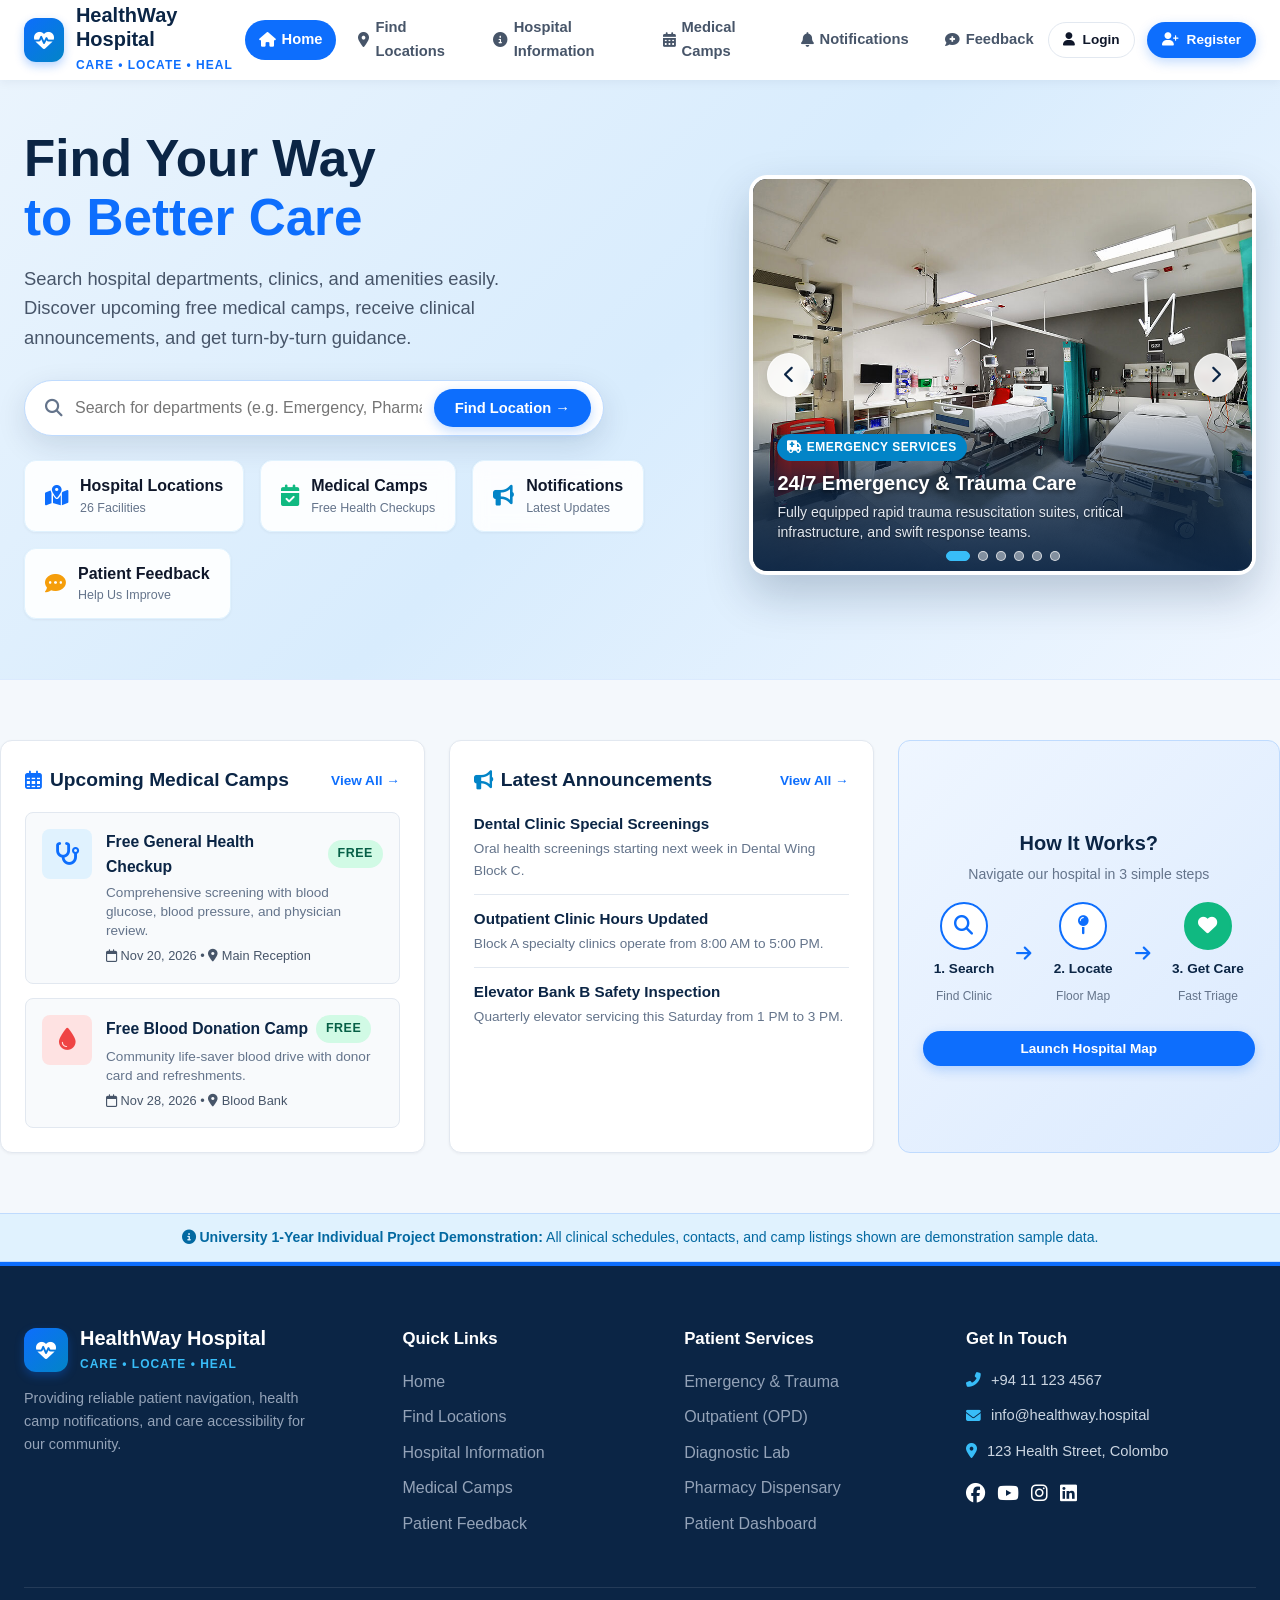
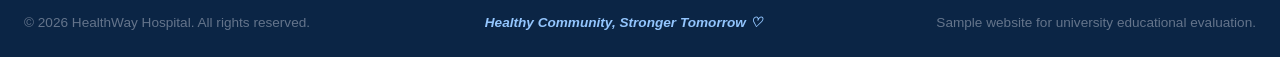
<file: frontend/index.html>
<!DOCTYPE html>
<html lang="en">
<head>
  <meta charset="UTF-8">
  <meta name="viewport" content="width=device-width, initial-scale=1.0">
  <title>HealthWay Hospital - Find Your Way to Better Care</title>
  <!-- FontAwesome Icons -->
  <link rel="stylesheet" href="https://cdnjs.cloudflare.com/ajax/libs/font-awesome/6.4.0/css/all.min.css">
  <link rel="stylesheet" href="css/style.css">
</head>
<body>

  <!-- Navigation Bar -->
  <nav class="navbar">
    <div class="container nav-container">
      <a href="index.html" class="brand-logo">
        <div class="brand-icon">
          <i class="fas fa-heartbeat fa-lg"></i>
        </div>
        <div class="brand-text">
          <h1>HealthWay Hospital</h1>
          <span>Care &bull; Locate &bull; Heal</span>
        </div>
      </a>

      <ul class="nav-menu">
        <li><a href="index.html" class="nav-link active"><i class="fas fa-home"></i> Home</a></li>
        <li><a href="locations.html" class="nav-link"><i class="fas fa-map-marker-alt"></i> Find Locations</a></li>
        <li><a href="hospital-info.html" class="nav-link"><i class="fas fa-info-circle"></i> Hospital Information</a></li>
        <li><a href="medical-camps.html" class="nav-link"><i class="fas fa-calendar-alt"></i> Medical Camps</a></li>
        <li><a href="notifications.html" class="nav-link"><i class="fas fa-bell"></i> Notifications</a></li>
        <li><a href="feedback.html" class="nav-link"><i class="fas fa-comment-medical"></i> Feedback</a></li>
      </ul>

      <div class="nav-actions" id="nav-auth-actions">
        <!-- Rendered by auth.js -->
        <a href="login.html" class="btn btn-outline btn-sm"><i class="fas fa-user"></i> Login</a>
        <a href="login.html?tab=register" class="btn btn-primary btn-sm"><i class="fas fa-user-plus"></i> Register</a>
      </div>
    </div>
  </nav>

  <!-- Hero Section (Matches Photo 9) -->
  <section class="hero-section">
    <div class="container hero-content">
      <div class="hero-text">
        <h1>
          Find Your Way<br>
          <span>to Better Care</span>
        </h1>
        <p>
          Search hospital departments, clinics, and amenities easily. Discover upcoming free medical camps, receive clinical announcements, and get turn-by-turn guidance.
        </p>

        <!-- Search Bar -->
        <div class="hero-search-box">
          <i class="fas fa-search" style="color: var(--text-muted); font-size: 1.1rem;"></i>
          <input type="text" id="home-search-input" placeholder="Search for departments (e.g. Emergency, Pharmacy, Lab)..." onkeydown="if(event.key==='Enter') navigateSearch()">
          <button onclick="navigateSearch()" class="btn btn-primary">
            Find Location &rarr;
          </button>
        </div>

        <!-- Quick Access Badges -->
        <div class="hero-badges-row">
          <a href="locations.html" class="hero-quick-card">
            <i class="fas fa-map-marked-alt"></i>
            <div>
              <strong>Hospital Locations</strong>
              <div style="font-size: 0.78rem; color: var(--text-muted);">26 Facilities</div>
            </div>
          </a>
          <a href="medical-camps.html" class="hero-quick-card">
            <i class="fas fa-calendar-check" style="color: #10b981;"></i>
            <div>
              <strong>Medical Camps</strong>
              <div style="font-size: 0.78rem; color: var(--text-muted);">Free Health Checkups</div>
            </div>
          </a>
          <a href="notifications.html" class="hero-quick-card">
            <i class="fas fa-bullhorn" style="color: #0284c7;"></i>
            <div>
              <strong>Notifications</strong>
              <div style="font-size: 0.78rem; color: var(--text-muted);">Latest Updates</div>
            </div>
          </a>
          <a href="feedback.html" class="hero-quick-card">
            <i class="fas fa-comment-dots" style="color: #f59e0b;"></i>
            <div>
              <strong>Patient Feedback</strong>
              <div style="font-size: 0.78rem; color: var(--text-muted);">Help Us Improve</div>
            </div>
          </a>
        </div>
      </div>

      <!-- Large Interactive Hero Image Slider with High-Quality Photographs -->
      <div class="hero-slider-container" id="hero-image-slider">
        <div class="hero-slider-track">
          
          <!-- Slide 1: Modern Hospital Exterior & 24/7 Emergency -->
          <div class="hero-slide active">
            <img src="images/RMH-Critical-Infrastructure-Finals-5.jpg" alt="Emergency and Critical Care Center">
            <div class="hero-slide-overlay">
              <span class="hero-slide-badge"><i class="fas fa-ambulance"></i> Emergency Services</span>
              <h3 class="hero-slide-title">24/7 Emergency & Trauma Care</h3>
              <p class="hero-slide-desc">Fully equipped rapid trauma resuscitation suites, critical infrastructure, and swift response teams.</p>
            </div>
          </div>

          <!-- Slide 2: Reception & Admissions -->
          <div class="hero-slide">
            <img src="images/image.jpg" alt="Main Reception Desk">
            <div class="hero-slide-overlay">
              <span class="hero-slide-badge"><i class="fas fa-hospital-user"></i> Admissions Desk</span>
              <h3 class="hero-slide-title">Main Reception & Information Center</h3>
              <p class="hero-slide-desc">Warm patient onboarding, visitor floor guidance, insurance desks, and quick navigation assistance.</p>
            </div>
          </div>

          <!-- Slide 3: Surgical Operating Theaters -->
          <div class="hero-slide">
            <img src="images/5.jpg" alt="Advanced Surgical Operating Theaters">
            <div class="hero-slide-overlay">
              <span class="hero-slide-badge"><i class="fas fa-procedures"></i> Advanced Surgery</span>
              <h3 class="hero-slide-title">State-of-the-Art Surgical Suites</h3>
              <p class="hero-slide-desc">Minimally invasive laparoscopic surgery, high-precision imaging, and sterile laminar airflow suites.</p>
            </div>
          </div>

          <!-- Slide 4: Specialist Outpatient Consultation -->
          <div class="hero-slide">
            <img src="images/young-male-psysician-with-patient-measuring-blood-pressure_1303-17879.avif" alt="Specialist OPD Consultation">
            <div class="hero-slide-overlay">
              <span class="hero-slide-badge"><i class="fas fa-stethoscope"></i> Clinical Services</span>
              <h3 class="hero-slide-title">Specialist OPD & Diagnostic Clinics</h3>
              <p class="hero-slide-desc">Experienced doctors across Cardiology, Neurology, Pediatrics, Orthopedics, and Internal Medicine.</p>
            </div>
          </div>

          <!-- Slide 5: Inpatient Recovery Wards -->
          <div class="hero-slide">
            <img src="images/smiling-patient-with-arm-cast-in-hospital-bed-384e0b19bd755ab6.webp" alt="Inpatient Recovery Suites">
            <div class="hero-slide-overlay">
              <span class="hero-slide-badge"><i class="fas fa-heart"></i> Inpatient Care</span>
              <h3 class="hero-slide-title">Comfortable Patient Recovery Wards</h3>
              <p class="hero-slide-desc">Compassionate 24-hour nursing supervision, ergonomic patient suites, and specialized therapy care.</p>
            </div>
          </div>

          <!-- Slide 6: Hospital Plaza & Visitor Amenities -->
          <div class="hero-slide">
            <img src="images/zouki3.jpg" alt="Hospital Plaza and Dining">
            <div class="hero-slide-overlay">
              <span class="hero-slide-badge"><i class="fas fa-coffee"></i> Hospital Amenities</span>
              <h3 class="hero-slide-title">Visitor Plaza, Dining & Facilities</h3>
              <p class="hero-slide-desc">Nutritious dining cafés, quiet waiting lounges, central ATMs, gift shop, and visitor parking decks.</p>
            </div>
          </div>

        </div>

        <!-- Slider Controls: Previous & Next Arrow Buttons -->
        <button class="slider-arrow-btn slider-arrow-prev" id="slider-prev-btn" aria-label="Previous Slide">
          <i class="fas fa-chevron-left"></i>
        </button>
        <button class="slider-arrow-btn slider-arrow-next" id="slider-next-btn" aria-label="Next Slide">
          <i class="fas fa-chevron-right"></i>
        </button>

        <!-- Slider Navigation Dots (matches slide count) -->
        <div class="slider-dots-container" id="slider-dots-box">
          <div class="slider-dot active" data-slide="0"></div>
          <div class="slider-dot" data-slide="1"></div>
          <div class="slider-dot" data-slide="2"></div>
          <div class="slider-dot" data-slide="3"></div>
          <div class="slider-dot" data-slide="4"></div>
          <div class="slider-dot" data-slide="5"></div>
        </div>
      </div>
    </div>
  </section>

  <!-- Main Body Widgets (Matches Photo 9 Lower Row) -->
  <main class="container section-padding">
    <div style="display: grid; grid-template-columns: 1fr 1fr 0.9fr; gap: 24px;">
      
      <!-- Upcoming Medical Camps Widget -->
      <div class="card" style="padding: 24px;">
        <div style="display: flex; justify-content: space-between; align-items: center; margin-bottom: 16px;">
          <h3 style="font-size: 1.2rem; color: #0b2545; display: flex; align-items: center; gap: 8px;">
            <i class="far fa-calendar-alt" style="color: var(--primary);"></i> Upcoming Medical Camps
          </h3>
          <a href="medical-camps.html" style="font-size: 0.85rem; font-weight: 700;">View All &rarr;</a>
        </div>

        <div style="background: #f8fafc; border-radius: var(--radius-sm); border: 1px solid var(--border-color); padding: 16px; margin-bottom: 14px; display: flex; gap: 14px;">
          <div style="width: 50px; height: 50px; background: #e0f2fe; border-radius: 8px; display: flex; align-items: center; justify-content: center; color: var(--primary); font-size: 1.4rem; flex-shrink: 0;">
            <i class="fas fa-stethoscope"></i>
          </div>
          <div>
            <div style="display: flex; align-items: center; gap: 8px; margin-bottom: 4px;">
              <h4 style="font-size: 0.98rem; color: #0b2545;">Free General Health Checkup</h4>
              <span class="badge badge-free">FREE</span>
            </div>
            <p style="font-size: 0.85rem; color: var(--text-muted); line-height: 1.4;">
              Comprehensive screening with blood glucose, blood pressure, and physician review.
            </p>
            <div style="font-size: 0.8rem; color: var(--text-secondary); margin-top: 6px;">
              <i class="far fa-calendar"></i> Nov 20, 2026 &bull; <i class="fas fa-map-marker-alt"></i> Main Reception
            </div>
          </div>
        </div>

        <div style="background: #f8fafc; border-radius: var(--radius-sm); border: 1px solid var(--border-color); padding: 16px; display: flex; gap: 14px;">
          <div style="width: 50px; height: 50px; background: #fee2e2; border-radius: 8px; display: flex; align-items: center; justify-content: center; color: #ef4444; font-size: 1.4rem; flex-shrink: 0;">
            <i class="fas fa-tint"></i>
          </div>
          <div>
            <div style="display: flex; align-items: center; gap: 8px; margin-bottom: 4px;">
              <h4 style="font-size: 0.98rem; color: #0b2545;">Free Blood Donation Camp</h4>
              <span class="badge badge-free">FREE</span>
            </div>
            <p style="font-size: 0.85rem; color: var(--text-muted); line-height: 1.4;">
              Community life-saver blood drive with donor card and refreshments.
            </p>
            <div style="font-size: 0.8rem; color: var(--text-secondary); margin-top: 6px;">
              <i class="far fa-calendar"></i> Nov 28, 2026 &bull; <i class="fas fa-map-marker-alt"></i> Blood Bank
            </div>
          </div>
        </div>
      </div>

      <!-- Latest Hospital Announcements Widget -->
      <div class="card" style="padding: 24px;">
        <div style="display: flex; justify-content: space-between; align-items: center; margin-bottom: 16px;">
          <h3 style="font-size: 1.2rem; color: #0b2545; display: flex; align-items: center; gap: 8px;">
            <i class="fas fa-bullhorn" style="color: #0284c7;"></i> Latest Announcements
          </h3>
          <a href="notifications.html" style="font-size: 0.85rem; font-weight: 700;">View All &rarr;</a>
        </div>

        <ul style="list-style: none;">
          <li style="border-bottom: 1px solid var(--border-color); padding-bottom: 12px; margin-bottom: 12px;">
            <div style="font-weight: 700; color: #0b2545; font-size: 0.95rem;">Dental Clinic Special Screenings</div>
            <p style="font-size: 0.85rem; color: var(--text-muted); margin-top: 2px;">Oral health screenings starting next week in Dental Wing Block C.</p>
          </li>
          <li style="border-bottom: 1px solid var(--border-color); padding-bottom: 12px; margin-bottom: 12px;">
            <div style="font-weight: 700; color: #0b2545; font-size: 0.95rem;">Outpatient Clinic Hours Updated</div>
            <p style="font-size: 0.85rem; color: var(--text-muted); margin-top: 2px;">Block A specialty clinics operate from 8:00 AM to 5:00 PM.</p>
          </li>
          <li>
            <div style="font-weight: 700; color: #0b2545; font-size: 0.95rem;">Elevator Bank B Safety Inspection</div>
            <p style="font-size: 0.85rem; color: var(--text-muted); margin-top: 2px;">Quarterly elevator servicing this Saturday from 1 PM to 3 PM.</p>
          </li>
        </ul>
      </div>

      <!-- How It Works Widget (Matches Photo 9) -->
      <div class="how-it-works-box">
        <h3 style="font-size: 1.25rem; color: #0b2545; text-align: center; font-weight: 800;">How It Works?</h3>
        <p style="text-align: center; color: var(--text-muted); font-size: 0.88rem; margin-top: 4px;">
          Navigate our hospital in 3 simple steps
        </p>

        <div class="steps-row">
          <div class="step-item">
            <div class="step-circle"><i class="fas fa-search"></i></div>
            <strong style="font-size: 0.85rem; color: #0b2545;">1. Search</strong>
            <span style="font-size: 0.75rem; color: var(--text-muted);">Find Clinic</span>
          </div>

          <i class="fas fa-arrow-right" style="color: var(--primary); font-size: 1.1rem;"></i>

          <div class="step-item">
            <div class="step-circle"><i class="fas fa-map-pin"></i></div>
            <strong style="font-size: 0.85rem; color: #0b2545;">2. Locate</strong>
            <span style="font-size: 0.75rem; color: var(--text-muted);">Floor Map</span>
          </div>

          <i class="fas fa-arrow-right" style="color: var(--primary); font-size: 1.1rem;"></i>

          <div class="step-item">
            <div class="step-circle" style="background: #10b981; border-color: #10b981; color: white;">
              <i class="fas fa-heart"></i>
            </div>
            <strong style="font-size: 0.85rem; color: #0b2545;">3. Get Care</strong>
            <span style="font-size: 0.75rem; color: var(--text-muted);">Fast Triage</span>
          </div>
        </div>

        <a href="locations.html" class="btn btn-primary btn-sm" style="margin-top: 24px; width: 100%;">
          Launch Hospital Map
        </a>
      </div>

    </div>
  </main>

  <!-- Educational Demonstration Banner -->
  <div style="background: #e0f2fe; border-top: 1px solid #bfdbfe; border-bottom: 1px solid #bfdbfe; padding: 12px 0; text-align: center; font-size: 0.88rem; color: #0369a1;">
    <div class="container">
      <i class="fas fa-info-circle"></i> <strong>University 1-Year Individual Project Demonstration:</strong>
      All clinical schedules, contacts, and camp listings shown are demonstration sample data.
    </div>
  </div>

  <!-- Footer (Matches Photo 9 & Design Requirements) -->
  <footer class="footer">
    <div class="container">
      <div class="footer-top">
        <div class="footer-brand">
          <a href="index.html" class="brand-logo" style="margin-bottom: 12px;">
            <div class="brand-icon">
              <i class="fas fa-heartbeat fa-lg"></i>
            </div>
            <div class="brand-text">
              <h1>HealthWay Hospital</h1>
              <span style="color: #38bdf8;">Care &bull; Locate &bull; Heal</span>
            </div>
          </a>
          <p style="color: #94a3b8; font-size: 0.9rem; line-height: 1.6; max-width: 300px;">
            Providing reliable patient navigation, health camp notifications, and care accessibility for our community.
          </p>
        </div>

        <div class="footer-col">
          <h4>Quick Links</h4>
          <ul class="footer-links">
            <li><a href="index.html">Home</a></li>
            <li><a href="locations.html">Find Locations</a></li>
            <li><a href="hospital-info.html">Hospital Information</a></li>
            <li><a href="medical-camps.html">Medical Camps</a></li>
            <li><a href="feedback.html">Patient Feedback</a></li>
          </ul>
        </div>

        <div class="footer-col">
          <h4>Patient Services</h4>
          <ul class="footer-links">
            <li><a href="locations.html?category=Emergency">Emergency & Trauma</a></li>
            <li><a href="locations.html?category=Outpatient">Outpatient (OPD)</a></li>
            <li><a href="locations.html?category=Laboratory">Diagnostic Lab</a></li>
            <li><a href="locations.html?category=Pharmacy">Pharmacy Dispensary</a></li>
            <li><a href="login.html">Patient Dashboard</a></li>
          </ul>
        </div>

        <div class="footer-col">
          <h4>Get In Touch</h4>
          <div class="footer-contact-item">
            <i class="fas fa-phone-alt" style="color: #38bdf8;"></i>
            <span>+94 11 123 4567</span>
          </div>
          <div class="footer-contact-item">
            <i class="fas fa-envelope" style="color: #38bdf8;"></i>
            <span>info@healthway.hospital</span>
          </div>
          <div class="footer-contact-item">
            <i class="fas fa-map-marker-alt" style="color: #38bdf8;"></i>
            <span>123 Health Street, Colombo</span>
          </div>
          <div style="margin-top: 16px; display: flex; gap: 12px;">
            <a href="#" style="color: white; font-size: 1.2rem;"><i class="fab fa-facebook"></i></a>
            <a href="#" style="color: white; font-size: 1.2rem;"><i class="fab fa-youtube"></i></a>
            <a href="#" style="color: white; font-size: 1.2rem;"><i class="fab fa-instagram"></i></a>
            <a href="#" style="color: white; font-size: 1.2rem;"><i class="fab fa-linkedin"></i></a>
          </div>
        </div>
      </div>

      <div class="footer-bottom">
        <div>
          &copy; 2026 HealthWay Hospital. All rights reserved.
        </div>
        <div class="footer-tagline">
          Healthy Community, Stronger Tomorrow &#9825;
        </div>
        <div>
          Sample website for university educational evaluation.
        </div>
      </div>
    </div>
  </footer>

  <script src="js/api.js"></script>
  <script src="js/auth.js"></script>
  <script src="js/main.js"></script>
  <script>
    function navigateSearch() {
      const q = document.getElementById('home-search-input').value.trim();
      window.location.href = `locations.html?search=${encodeURIComponent(q)}`;
    }
  </script>
</body>
</html>
</file>
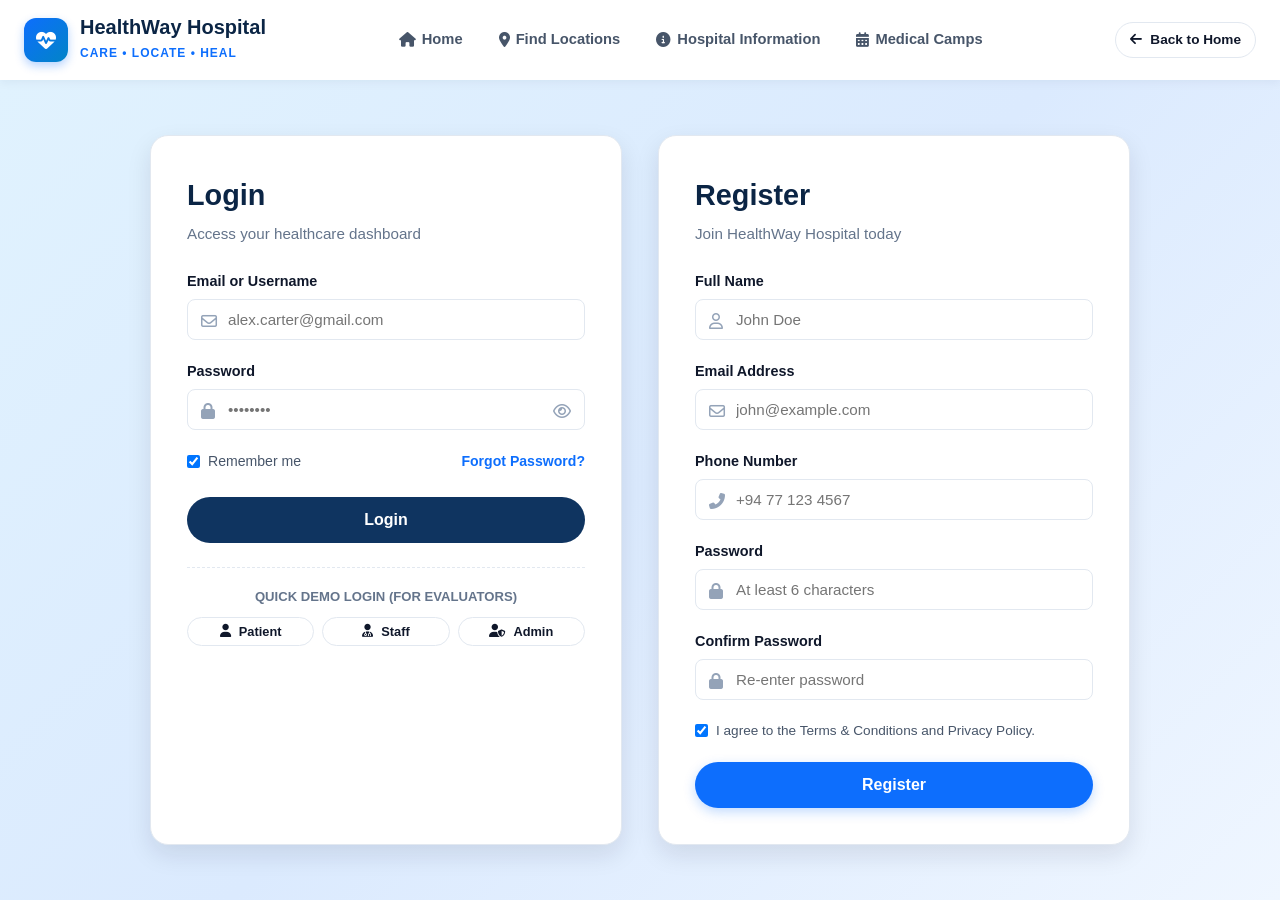
<file: frontend/admin-dashboard.html>
<!DOCTYPE html>
<html lang="en">
<head>
  <meta charset="UTF-8">
  <meta name="viewport" content="width=device-width, initial-scale=1.0">
  <title>Admin Dashboard - HealthWay Hospital</title>
  <link rel="stylesheet" href="https://cdnjs.cloudflare.com/ajax/libs/font-awesome/6.4.0/css/all.min.css">
  <link rel="stylesheet" href="css/style.css">
  <link rel="stylesheet" href="css/dashboard.css">
</head>
<body>

  <div class="dashboard-layout">
    <!-- LEFT SIDEBAR (Matches Photo 23) -->
    <aside class="dash-sidebar">
      <div class="dash-sidebar-header">
        <div class="brand-icon" style="width: 36px; height: 36px; font-size: 1rem; background: linear-gradient(135deg, #ef4444 0%, #b91c1c 100%);">
          <i class="fas fa-shield-alt"></i>
        </div>
        <div class="brand-text">
          <h2>HealthWay</h2>
          <span>Admin Portal</span>
        </div>
      </div>

      <ul class="dash-nav">
        <li class="dash-nav-item">
          <a class="dash-nav-link active" onclick="switchDashTab('pane-admin-overview', this)">
            <i class="fas fa-chart-line"></i> Dashboard Overview
          </a>
        </li>
        <li class="dash-nav-item">
          <a class="dash-nav-link" onclick="switchDashTab('pane-admin-locations', this)">
            <i class="fas fa-map-marked-alt"></i> Manage Locations
          </a>
        </li>
        <li class="dash-nav-item">
          <a class="dash-nav-link" onclick="switchDashTab('pane-admin-notifs', this)">
            <i class="fas fa-bullhorn"></i> Manage Notifications
          </a>
        </li>
        <li class="dash-nav-item">
          <a class="dash-nav-link" onclick="switchDashTab('pane-admin-users', this)">
            <i class="fas fa-users-cog"></i> Manage Users & Roles
          </a>
        </li>
        <li class="dash-nav-item">
          <a class="dash-nav-link" onclick="switchDashTab('pane-admin-hospital-info', this)">
            <i class="fas fa-hospital"></i> Hospital Information
          </a>
        </li>
        <li class="dash-nav-item">
          <a href="staff-dashboard.html" class="dash-nav-link">
            <i class="fas fa-hospital-alt"></i> Staff Operations
          </a>
        </li>
        <li class="dash-nav-item">
          <a href="locations.html" class="dash-nav-link">
            <i class="fas fa-compass"></i> Public Location Finder
          </a>
        </li>
        <li class="dash-nav-item">
          <a href="hospital-info.html" class="dash-nav-link">
            <i class="fas fa-info-circle"></i> View Public Info Page
          </a>
        </li>
        <li class="dash-nav-item">
          <a href="index.html" class="dash-nav-link">
            <i class="fas fa-globe"></i> View Public Site
          </a>
        </li>
      </ul>

      <div class="dash-sidebar-footer">
        <div class="dash-user-card">
          <div class="avatar" id="admin-sidebar-avatar" style="background: #ef4444; color: white;">AD</div>
          <div class="info">
            <div class="name" id="admin-sidebar-name">System Administrator</div>
            <div class="role-pill">SUPER ADMIN</div>
          </div>
        </div>
        <button onclick="auth.logout()" class="btn btn-outline btn-sm btn-block" style="color: white; border-color: rgba(255,255,255,0.2);">
          <i class="fas fa-sign-out-alt"></i> Logout
        </button>
      </div>
    </aside>

    <!-- MAIN BODY -->
    <main class="dash-main">
      <!-- Topbar (Matches Photo 23) -->
      <header class="dash-topbar">
        <div class="dash-topbar-search">
          <i class="fas fa-search" style="color: var(--text-light);"></i>
          <input type="text" placeholder="Search patients, doctors, events, system logs...">
        </div>

        <div class="dash-topbar-actions">
          <button onclick="openAddNotificationModal()" class="btn btn-primary btn-sm">
            <i class="fas fa-plus"></i> Post Notification
          </button>
          <button onclick="openCreateStaffModal()" class="btn btn-sm" style="background: #10b981; color: white; border: none; font-weight: 700;">
            <i class="fas fa-user-plus"></i> Add Staff
          </button>
          <a href="notifications.html" class="topbar-icon-btn">
            <i class="far fa-bell"></i>
            <span class="topbar-badge">12</span>
          </a>
          <a href="feedback.html" class="topbar-icon-btn">
            <i class="far fa-comment-dots"></i>
          </a>
          <div style="display: flex; align-items: center; gap: 10px;">
            <div class="avatar-circle" id="admin-topbar-avatar" style="width: 38px; height: 38px; background: #ef4444;">AD</div>
            <span id="admin-topbar-name" style="font-weight: 700; font-size: 0.95rem; color: #0b2545;">System Administrator</span>
          </div>
        </div>
      </header>

      <!-- Dashboard Content -->
      <div class="dash-content">
        
        <!-- ==========================================
             PANE 1: OVERVIEW (Matches Photo 23)
             ========================================== -->
        <div id="pane-admin-overview" class="dash-tab-pane active">
          
          <div style="display: flex; justify-content: space-between; align-items: flex-end; flex-wrap: wrap; gap: 14px; margin-bottom: 24px;">
            <div>
              <h1 style="font-size: 2rem; font-weight: 800; color: #0b2545;">Admin Dashboard</h1>
              <p style="color: var(--text-secondary); font-size: 0.95rem;">Overview of hospital operations, patient accounts, and announcements</p>
            </div>
            <button onclick="openEditAdminStatsModal()" class="btn btn-primary btn-sm">
              <i class="fas fa-edit"></i> Edit Hospital Metrics
            </button>
          </div>

          <!-- Top 4 Metric Cards (Matches Photo 23) -->
          <div class="dash-metrics-grid">
            <div class="dash-metric-card" onclick="openEditAdminStatsModal()" style="cursor: pointer;" title="Click to edit Total Registered Patients">
              <div class="metric-data">
                <h4>Total Registered Patients</h4>
                <div class="value"><span id="stat-total-patients">12,845</span> <span style="font-size: 0.8rem; color: #10b981; font-weight: 700;">&nearr; +12%</span></div>
              </div>
              <div class="metric-icon-wrap metric-icon-blue"><i class="fas fa-users"></i></div>
            </div>

            <div class="dash-metric-card" onclick="openEditAdminStatsModal()" style="cursor: pointer;" title="Click to edit Available Doctors">
              <div class="metric-data">
                <h4>Available Doctors</h4>
                <div class="value" id="stat-total-doctors">142</div>
              </div>
              <div class="metric-icon-wrap metric-icon-green"><i class="fas fa-user-md"></i></div>
            </div>

            <div class="dash-metric-card" onclick="openEditAdminStatsModal()" style="cursor: pointer;" title="Click to edit Today's Appointments">
              <div class="metric-data">
                <h4>Today's Appointments</h4>
                <div class="value" id="stat-total-appts">328</div>
              </div>
              <div class="metric-icon-wrap metric-icon-amber"><i class="far fa-calendar-check"></i></div>
            </div>

            <div class="dash-metric-card" onclick="openEditAdminStatsModal()" style="cursor: pointer;" title="Click to edit Active Medical Camps">
              <div class="metric-data">
                <h4>Active Medical Camps</h4>
                <div class="value" id="stat-total-camps">3</div>
              </div>
              <div class="metric-icon-wrap metric-icon-purple"><i class="fas fa-campground"></i></div>
            </div>
          </div>

          <!-- Middle Row: Patient Admission Chart & Camp Schedule (Matches Photo 23) -->
          <div style="display: grid; grid-template-columns: 1.3fr 0.7fr; gap: 24px; margin-bottom: 28px;">
            
            <!-- Admission Chart Box -->
            <div class="card" style="padding: 24px;">
              <div style="display: flex; justify-content: space-between; align-items: center; margin-bottom: 16px;">
                <h3 style="color: #0b2545; font-size: 1.15rem;">Patient Admission & Appointments</h3>
                <span class="badge badge-blue">Weekly View</span>
              </div>

              <!-- SVG Curve Graph matching photo 23 -->
              <svg viewBox="0 0 500 180" width="100%" height="160" xmlns="http://www.w3.org/2000/svg">
                <defs>
                  <linearGradient id="chartGrad" x1="0" y1="0" x2="0" y2="1">
                    <stop offset="0%" stop-color="#0284c7" stop-opacity="0.5"/>
                    <stop offset="100%" stop-color="#0284c7" stop-opacity="0.0"/>
                  </linearGradient>
                </defs>
                <path d="M 0,140 Q 60,60 125,75 T 250,90 T 375,40 T 500,80 L 500,180 L 0,180 Z" fill="url(#chartGrad)"/>
                <path d="M 0,140 Q 60,60 125,75 T 250,90 T 375,40 T 500,80" fill="none" stroke="#0284c7" stroke-width="3"/>
                <circle cx="125" cy="75" r="4" fill="#0284c7" />
                <circle cx="250" cy="90" r="4" fill="#0284c7" />
                <circle cx="375" cy="40" r="4" fill="#0284c7" />
              </svg>

              <div style="display: flex; justify-content: space-between; font-size: 0.8rem; color: var(--text-muted); padding: 0 10px;">
                <span>Sun</span><span>Mon</span><span>Tue</span><span>Wed</span><span>Thu</span><span>Fri</span><span>Sat</span>
              </div>
            </div>

            <!-- Announcement Queue (Matches Photo 23) -->
            <div class="card" style="padding: 24px;">
              <div style="display: flex; justify-content: space-between; align-items: center; margin-bottom: 14px;">
                <h3 style="color: #0b2545; font-size: 1.15rem;">Announcement Queue</h3>
                <button onclick="openAddNotificationModal()" class="btn btn-outline btn-sm">+ Post New</button>
              </div>

              <div style="background: #f8fafc; padding: 12px 16px; border-radius: 8px; margin-bottom: 12px; border: 1px solid #e2e8f0; display: flex; justify-content: space-between; align-items: center;">
                <div>
                  <h4 style="font-size: 0.92rem; color: #0b2545;">Blood Donation Camp - Nov 28</h4>
                  <div style="font-size: 0.8rem; color: var(--text-muted);">Drafted and published across web banners.</div>
                </div>
                <span class="badge badge-green">Published</span>
              </div>

              <div style="background: #f8fafc; padding: 12px 16px; border-radius: 8px; border: 1px solid #e2e8f0; display: flex; justify-content: space-between; align-items: center;">
                <div>
                  <h4 style="font-size: 0.92rem; color: #0b2545;">Clinic Hours Update</h4>
                  <div style="font-size: 0.8rem; color: var(--text-muted);">Outpatient schedules revised for Block A.</div>
                </div>
                <span class="badge badge-blue">Active</span>
              </div>
            </div>

          </div>

          <!-- Quick User Management Table Preview -->
          <div class="dash-table-wrapper">
            <div class="dash-table-header" style="flex-wrap: wrap; gap: 10px;">
              <h3 class="dash-table-title">System User Accounts & Authorization</h3>
              <div style="display: flex; gap: 8px;">
                <button onclick="openCreateStaffModal()" class="btn btn-sm" style="background: #10b981; color: white; border: none; font-weight: 700;">
                  <i class="fas fa-user-plus"></i> Create Staff Account
                </button>
                <button onclick="switchDashTab('pane-admin-users')" class="btn btn-primary btn-sm">
                  Full User Management
                </button>
              </div>
            </div>
            <div style="overflow-x: auto;">
              <table class="dash-table">
                <thead>
                  <tr>
                    <th>User Name</th>
                    <th>Email Address</th>
                    <th>Phone</th>
                    <th>System Role</th>
                    <th>Status</th>
                    <th>Actions</th>
                  </tr>
                </thead>
                <tbody id="admin-users-tbody">
                  <!-- Loaded dynamically by dashboard.js -->
                </tbody>
              </table>
            </div>
          </div>

        </div>

        <!-- ==========================================
             PANE 2: MANAGE NOTIFICATIONS (Add & Update)
             ========================================== -->
        <div id="pane-admin-notifs" class="dash-tab-pane">
          <div class="dash-table-wrapper">
            <div class="dash-table-header">
              <div>
                <h3 class="dash-table-title">Manage Hospital Notifications & Announcements</h3>
                <p style="color: var(--text-muted); font-size: 0.88rem; margin-top: 2px;">
                  Create, update, and manage public notices, camp bulletins, schedule updates, and emergency alerts.
                </p>
              </div>
              <button onclick="openAddNotificationModal()" class="btn btn-primary btn-sm">
                <i class="fas fa-plus"></i> Add New Notification
              </button>
            </div>
            
            <div style="overflow-x: auto;">
              <table class="dash-table">
                <thead>
                  <tr>
                    <th>Title</th>
                    <th>Category</th>
                    <th>Message</th>
                    <th>Published Date</th>
                    <th>Status</th>
                    <th>Actions</th>
                  </tr>
                </thead>
                <tbody id="admin-notifs-tbody">
                  <!-- Populated dynamically by dashboard.js -->
                </tbody>
              </table>
            </div>
          </div>
        </div>

        <!-- ==========================================
             PANE 3: MANAGE USERS & ROLES
             ========================================== -->
        <div id="pane-admin-users" class="dash-tab-pane">
          <div class="dash-table-wrapper">
            <div class="dash-table-header" style="flex-wrap: wrap; gap: 10px;">
              <div>
                <h3 class="dash-table-title">User Accounts & Role Permissions</h3>
                <p style="color: var(--text-muted); font-size: 0.88rem; margin-top: 2px;">
                  Assign roles (REGISTERED_USER, STAFF, ADMIN) and activate or suspend accounts.
                </p>
              </div>
              <button onclick="openCreateStaffModal()" class="btn btn-primary btn-sm">
                <i class="fas fa-user-plus"></i> Create Staff Account
              </button>
            </div>
            <div style="overflow-x: auto;">
              <table class="dash-table">
                <thead>
                  <tr>
                    <th>User Name</th>
                    <th>Email Address</th>
                    <th>Phone</th>
                    <th>System Role</th>
                    <th>Status</th>
                    <th>Actions</th>
                  </tr>
                </thead>
                <tbody id="admin-users-tbody-full">
                  <!-- Loaded dynamically by dashboard.js -->
                </tbody>
              </table>
            </div>
          </div>
        </div>

        <!-- ==========================================
             PANE 4: MANAGE LOCATIONS (Admin: Add & Update Details)
             ========================================== -->
        <div id="pane-admin-locations" class="dash-tab-pane">
          <div class="dash-table-wrapper">
            <div class="dash-table-header" style="flex-wrap: wrap; gap: 10px;">
              <div>
                <h3 class="dash-table-title">Hospital Locations & Department Management</h3>
                <p style="color: var(--text-muted); font-size: 0.88rem; margin-top: 2px;">
                  Add new hospital facilities, update room numbers, opening hours, descriptions, and walking directions.
                </p>
              </div>
              <button onclick="openAddLocationModal()" class="btn btn-primary btn-sm">
                <i class="fas fa-plus"></i> Add New Location
              </button>
            </div>
            
            <div style="overflow-x: auto;">
              <table class="dash-table">
                <thead>
                  <tr>
                    <th>Location Name</th>
                    <th>Category</th>
                    <th>Building & Floor</th>
                    <th>Room</th>
                    <th>Hours</th>
                    <th>Status</th>
                    <th>Actions</th>
                  </tr>
                </thead>
                <tbody id="admin-locations-tbody">
                  <!-- Populated dynamically by dashboard.js -->
                </tbody>
              </table>
            </div>
          </div>
        </div>

        <!-- ==========================================
             PANE 5: HOSPITAL INFORMATION MANAGEMENT (Edit & Update Public Info)
             ========================================== -->
        <div id="pane-admin-hospital-info" class="dash-tab-pane">
          <div class="dash-table-wrapper" style="padding: 24px;">
            <div style="display: flex; justify-content: space-between; align-items: center; margin-bottom: 20px; flex-wrap: wrap; gap: 12px; border-bottom: 1px solid var(--border-color); padding-bottom: 16px;">
              <div>
                <h3 style="font-size: 1.3rem; color: #0b2545; margin-bottom: 4px;">
                  <i class="fas fa-hospital" style="color: var(--primary);"></i> Hospital Information & Public Portal Management
                </h3>
                <p style="color: var(--text-muted); font-size: 0.9rem;">
                  Edit and update the hospital overview, 24/7 emergency protocol, visiting hours, and contact details visible to guest users.
                </p>
              </div>
              <div style="display: flex; gap: 10px;">
                <a href="hospital-info.html" target="_blank" class="btn btn-outline btn-sm">
                  <i class="fas fa-external-link-alt"></i> Preview Public Page
                </a>
                <button onclick="submitAdminHospitalInfo()" class="btn btn-primary btn-sm">
                  <i class="fas fa-save"></i> Save & Update Information
                </button>
              </div>
            </div>

            <!-- Form Cards Grid -->
            <div style="display: grid; grid-template-columns: 1fr 1fr; gap: 20px;">
              
              <!-- Card 1: Branding & Hero -->
              <div class="card" style="padding: 20px;">
                <h4 style="color: #0b2545; margin-bottom: 14px; font-size: 1.05rem; display: flex; align-items: center; gap: 8px;">
                  <i class="fas fa-heading" style="color: var(--primary);"></i> Hospital Branding & Hero Header
                </h4>
                <div class="form-group">
                  <label class="form-label">Hospital Brand Name *</label>
                  <input type="text" id="admin-info-name" class="form-control" placeholder="HealthWay Hospital">
                </div>
                <div class="form-group">
                  <label class="form-label">Hospital Motto / Tagline</label>
                  <input type="text" id="admin-info-tagline" class="form-control" placeholder="Care • Locate • Heal">
                </div>
                <div class="form-group">
                  <label class="form-label">Hero Title</label>
                  <input type="text" id="admin-info-hero-title" class="form-control" placeholder="About HealthWay Hospital">
                </div>
                <div class="form-group">
                  <label class="form-label">Hero Subtitle / Description</label>
                  <textarea id="admin-info-hero-subtitle" class="form-control" rows="3" placeholder="Short description..."></textarea>
                </div>
              </div>

              <!-- Card 2: 24/7 Emergency Protocol -->
              <div class="card" style="padding: 20px; border-left: 4px solid #ef4444;">
                <h4 style="color: #991b1b; margin-bottom: 14px; font-size: 1.05rem; display: flex; align-items: center; gap: 8px;">
                  <i class="fas fa-ambulance"></i> 24/7 Emergency & Critical Care Protocol
                </h4>
                <div class="form-group">
                  <label class="form-label">Emergency 24/7 Hotline Number *</label>
                  <input type="text" id="admin-info-emergency-hotline" class="form-control" placeholder="+94 11 123 4567 (Ext 1)">
                </div>
                <div class="form-group">
                  <label class="form-label">Emergency Protocol & Admissions Instruction</label>
                  <textarea id="admin-info-emergency-text" class="form-control" rows="5" placeholder="Emergency instructions for patients..."></textarea>
                </div>
              </div>

              <!-- Card 3: Clinical Overview, Mission & Vision -->
              <div class="card" style="padding: 20px;">
                <h4 style="color: #0b2545; margin-bottom: 14px; font-size: 1.05rem; display: flex; align-items: center; gap: 8px;">
                  <i class="fas fa-stethoscope" style="color: var(--primary);"></i> Clinical Overview, Mission & Vision
                </h4>
                <div class="form-group">
                  <label class="form-label">Clinical Overview Narrative</label>
                  <textarea id="admin-info-clinical-overview" class="form-control" rows="4" placeholder="Detailed hospital summary..."></textarea>
                </div>
                <div class="form-group">
                  <label class="form-label">Our Mission</label>
                  <input type="text" id="admin-info-mission" class="form-control" placeholder="Our mission statement...">
                </div>
                <div class="form-group">
                  <label class="form-label">Our Vision</label>
                  <input type="text" id="admin-info-vision" class="form-control" placeholder="Our vision statement...">
                </div>
              </div>

              <!-- Card 4: Visitor Guidelines & Ward Hours -->
              <div class="card" style="padding: 20px;">
                <h4 style="color: #0b2545; margin-bottom: 14px; font-size: 1.05rem; display: flex; align-items: center; gap: 8px;">
                  <i class="fas fa-clock" style="color: var(--primary);"></i> Visiting Hours & Guidelines
                </h4>
                <div class="form-group">
                  <label class="form-label">General Inpatient Ward (Block E)</label>
                  <input type="text" id="admin-info-hours-general" class="form-control" placeholder="11:00 AM - 1:00 PM | 5:00 PM - 7:00 PM">
                </div>
                <div class="form-group">
                  <label class="form-label">Pediatrics & Children's Ward (Block D)</label>
                  <input type="text" id="admin-info-hours-pediatrics" class="form-control" placeholder="10:00 AM - 12:00 PM | 4:00 PM - 7:00 PM">
                </div>
                <div class="form-group">
                  <label class="form-label">Intensive Care Unit (ICU - Block A)</label>
                  <input type="text" id="admin-info-hours-icu" class="form-control" placeholder="4:00 PM - 5:00 PM (Direct family only)">
                </div>
              </div>

              <!-- Card 5: Contact & Location Amenities (Spans full width) -->
              <div class="card" style="padding: 20px; grid-column: 1 / -1;">
                <h4 style="color: #0b2545; margin-bottom: 14px; font-size: 1.05rem; display: flex; align-items: center; gap: 8px;">
                  <i class="fas fa-map-pin" style="color: var(--primary);"></i> Contact Details & Visitor Amenities
                </h4>
                <div style="display: grid; grid-template-columns: 1fr 1fr; gap: 16px;">
                  <div class="form-group">
                    <label class="form-label">Hospital Physical Address</label>
                    <input type="text" id="admin-info-address" class="form-control" placeholder="123 Health Street, Colombo 00700, Sri Lanka">
                  </div>
                  <div class="form-group">
                    <label class="form-label">General Inquiry & Token Desk Phones</label>
                    <input type="text" id="admin-info-phone" class="form-control" placeholder="+94 11 123 4567 / +94 11 123 4568">
                  </div>
                  <div class="form-group">
                    <label class="form-label">Public Email Address</label>
                    <input type="email" id="admin-info-email" class="form-control" placeholder="info@healthway.hospital">
                  </div>
                  <div class="form-group">
                    <label class="form-label">Visitor Car Parking Info</label>
                    <input type="text" id="admin-info-parking" class="form-control" placeholder="500+ multi-level covered bays...">
                  </div>
                </div>

                <div style="margin-top: 16px; display: flex; justify-content: flex-end; gap: 10px;">
                  <button onclick="submitAdminHospitalInfo()" class="btn btn-primary" style="padding: 10px 24px;">
                    <i class="fas fa-save"></i> Save & Update Hospital Information
                  </button>
                </div>
              </div>

            </div>
          </div>
        </div>

      </div>
    </main>
  </div>

  <!-- ==========================================
       MODAL 1: ADD NOTIFICATION (Admin Feature)
       ========================================== -->
  <div id="admin-add-notif-modal" class="modal-overlay">
    <div class="modal-box">
      <div class="modal-header">
        <h3 class="modal-title"><i class="fas fa-bullhorn" style="color: var(--primary);"></i> Add Hospital Notification</h3>
        <button onclick="closeModal('admin-add-notif-modal')" class="modal-close">&times;</button>
      </div>
      <div class="modal-body">
        <div class="form-group">
          <label class="form-label">Notification Title *</label>
          <input type="text" id="new-notif-title" class="form-control" placeholder="E.g. Free Eye Screening Camp Registration Open" required>
        </div>

        <div style="display: grid; grid-template-columns: 1fr 1fr; gap: 14px;">
          <div class="form-group">
            <label class="form-label">Category *</label>
            <select id="new-notif-category" class="form-control">
              <option value="CAMP">CAMP</option>
              <option value="ANNOUNCEMENT">ANNOUNCEMENT</option>
              <option value="SCHEDULE_CHANGE">SCHEDULE_CHANGE</option>
              <option value="SERVICE_INTERRUPTION">SERVICE_INTERRUPTION</option>
              <option value="GENERAL">GENERAL</option>
            </select>
          </div>
          <div class="form-group">
            <label class="form-label">Status *</label>
            <select id="new-notif-status" class="form-control">
              <option value="PUBLISHED">PUBLISHED</option>
              <option value="DRAFT">DRAFT</option>
            </select>
          </div>
        </div>

        <div class="form-group">
          <label class="form-label">Expiry Date</label>
          <input type="date" id="new-notif-expiry" class="form-control">
        </div>

        <div class="form-group">
          <label class="form-label">Announcement Message *</label>
          <textarea id="new-notif-message" class="form-control" rows="4" placeholder="Write full notification details for patients and visitors..." required></textarea>
        </div>
      </div>
      <div class="modal-footer">
        <button onclick="closeModal('admin-add-notif-modal')" class="btn btn-outline btn-sm">Cancel</button>
        <button onclick="submitAddNotification()" class="btn btn-primary btn-sm">Publish Notification</button>
      </div>
    </div>
  </div>

  <!-- ==========================================
       MODAL 2: UPDATE NOTIFICATION (Admin Feature)
       ========================================== -->
  <div id="admin-edit-notif-modal" class="modal-overlay">
    <div class="modal-box">
      <div class="modal-header">
        <h3 class="modal-title"><i class="fas fa-edit" style="color: var(--primary);"></i> Update Notification</h3>
        <button onclick="closeModal('admin-edit-notif-modal')" class="modal-close">&times;</button>
      </div>
      <div class="modal-body">
        <input type="hidden" id="edit-notif-id">
        <div class="form-group">
          <label class="form-label">Title *</label>
          <input type="text" id="edit-notif-title" class="form-control" required>
        </div>

        <div style="display: grid; grid-template-columns: 1fr 1fr; gap: 14px;">
          <div class="form-group">
            <label class="form-label">Category *</label>
            <select id="edit-notif-category" class="form-control">
              <option value="CAMP">CAMP</option>
              <option value="ANNOUNCEMENT">ANNOUNCEMENT</option>
              <option value="SCHEDULE_CHANGE">SCHEDULE_CHANGE</option>
              <option value="SERVICE_INTERRUPTION">SERVICE_INTERRUPTION</option>
              <option value="GENERAL">GENERAL</option>
            </select>
          </div>
          <div class="form-group">
            <label class="form-label">Status *</label>
            <select id="edit-notif-status" class="form-control">
              <option value="PUBLISHED">PUBLISHED</option>
              <option value="DRAFT">DRAFT</option>
              <option value="ARCHIVED">ARCHIVED</option>
            </select>
          </div>
        </div>

        <div class="form-group">
          <label class="form-label">Message *</label>
          <textarea id="edit-notif-message" class="form-control" rows="4" required></textarea>
        </div>
      </div>
      <div class="modal-footer">
        <button onclick="closeModal('admin-edit-notif-modal')" class="btn btn-outline btn-sm">Cancel</button>
        <button onclick="submitEditNotification()" class="btn btn-primary btn-sm">Save Changes</button>
      </div>
    </div>
  </div>

  <!-- ==========================================
       MODAL 3: ADD HOSPITAL LOCATION (Admin Feature)
       ========================================== -->
  <div id="admin-add-location-modal" class="modal-overlay">
    <div class="modal-box" style="max-width: 600px;">
      <div class="modal-header">
        <h3 class="modal-title"><i class="fas fa-map-marker-alt" style="color: var(--primary);"></i> Add Hospital Location</h3>
        <button onclick="closeModal('admin-add-location-modal')" class="modal-close">&times;</button>
      </div>
      <div class="modal-body">
        <div class="form-group">
          <label class="form-label">Location / Department Name *</label>
          <input type="text" id="new-loc-name" class="form-control" placeholder="E.g. Cardiology Clinic" required>
        </div>

        <div style="display: grid; grid-template-columns: 1fr 1fr; gap: 14px;">
          <div class="form-group">
            <label class="form-label">Category *</label>
            <select id="new-loc-category" class="form-control">
              <option value="CLINICAL_DEPARTMENT">Clinical Department</option>
              <option value="OUTPATIENT_CLINIC">Outpatient Clinic</option>
              <option value="EMERGENCY_SERVICE">Emergency Service</option>
              <option value="DIAGNOSTIC_SERVICE">Diagnostic Service</option>
              <option value="INPATIENT_WARD">Inpatient Ward</option>
              <option value="VISITOR_FACILITY">Visitor Facility / Amenity</option>
              <option value="ADMINISTRATIVE">Administrative</option>
            </select>
          </div>
          <div class="form-group">
            <label class="form-label">Building *</label>
            <input type="text" id="new-loc-building" class="form-control" value="Main Building (Block A)" required>
          </div>
        </div>

        <div style="display: grid; grid-template-columns: 1fr 1fr; gap: 14px;">
          <div class="form-group">
            <label class="form-label">Floor *</label>
            <select id="new-loc-floor" class="form-control">
              <option value="Ground Floor">Ground Floor</option>
              <option value="1st Floor">1st Floor</option>
              <option value="2nd Floor">2nd Floor</option>
              <option value="3rd Floor">3rd Floor</option>
            </select>
          </div>
          <div class="form-group">
            <label class="form-label">Room Number</label>
            <input type="text" id="new-loc-room" class="form-control" placeholder="E.g. RM-304">
          </div>
        </div>

        <div style="display: grid; grid-template-columns: 1fr 1fr; gap: 14px;">
          <div class="form-group">
            <label class="form-label">Opening Hours</label>
            <input type="text" id="new-loc-hours" class="form-control" value="08:00 AM - 05:00 PM" placeholder="E.g. 24 Hours Open">
          </div>
          <div class="form-group">
            <label class="form-label">Status</label>
            <select id="new-loc-status" class="form-control">
              <option value="OPEN">OPEN</option>
              <option value="RESTRICTED">RESTRICTED</option>
              <option value="CLOSED">CLOSED</option>
            </select>
          </div>
        </div>

        <div class="form-group">
          <label class="form-label">Description & Services</label>
          <textarea id="new-loc-desc" class="form-control" rows="2" placeholder="Describe the unit, doctor consultations, or diagnostic care provided..."></textarea>
        </div>

        <div class="form-group">
          <label class="form-label">Standard Walking Directions</label>
          <input type="text" id="new-loc-directions" class="form-control" placeholder="E.g. Take Elevator A to 2nd Floor, turn right and follow signs.">
        </div>
      </div>
      <div class="modal-footer">
        <button onclick="closeModal('admin-add-location-modal')" class="btn btn-outline btn-sm">Cancel</button>
        <button onclick="submitAddLocation()" class="btn btn-primary btn-sm">Create Location</button>
      </div>
    </div>
  </div>

  <!-- ==========================================
       MODAL 4: EDIT HOSPITAL LOCATION (Admin Feature)
       ========================================== -->
  <div id="admin-edit-location-modal" class="modal-overlay">
    <div class="modal-box" style="max-width: 600px;">
      <div class="modal-header">
        <h3 class="modal-title"><i class="fas fa-edit" style="color: var(--primary);"></i> Edit Location Details</h3>
        <button onclick="closeModal('admin-edit-location-modal')" class="modal-close">&times;</button>
      </div>
      <div class="modal-body">
        <input type="hidden" id="edit-loc-id">

        <div class="form-group">
          <label class="form-label">Location / Department Name *</label>
          <input type="text" id="edit-loc-name" class="form-control" required>
        </div>

        <div style="display: grid; grid-template-columns: 1fr 1fr; gap: 14px;">
          <div class="form-group">
            <label class="form-label">Category *</label>
            <input type="text" id="edit-loc-category" class="form-control" required>
          </div>
          <div class="form-group">
            <label class="form-label">Building *</label>
            <input type="text" id="edit-loc-building" class="form-control" required>
          </div>
        </div>

        <div style="display: grid; grid-template-columns: 1fr 1fr; gap: 14px;">
          <div class="form-group">
            <label class="form-label">Floor *</label>
            <select id="edit-loc-floor" class="form-control">
              <option value="Ground Floor">Ground Floor</option>
              <option value="1st Floor">1st Floor</option>
              <option value="2nd Floor">2nd Floor</option>
              <option value="3rd Floor">3rd Floor</option>
            </select>
          </div>
          <div class="form-group">
            <label class="form-label">Room Number</label>
            <input type="text" id="edit-loc-room" class="form-control">
          </div>
        </div>

        <div style="display: grid; grid-template-columns: 1fr 1fr; gap: 14px;">
          <div class="form-group">
            <label class="form-label">Opening Hours</label>
            <input type="text" id="edit-loc-hours" class="form-control">
          </div>
          <div class="form-group">
            <label class="form-label">Status</label>
            <select id="edit-loc-status" class="form-control">
              <option value="OPEN">OPEN</option>
              <option value="RESTRICTED">RESTRICTED</option>
              <option value="CLOSED">CLOSED</option>
            </select>
          </div>
        </div>

        <div class="form-group">
          <label class="form-label">Description & Services</label>
          <textarea id="edit-loc-desc" class="form-control" rows="2"></textarea>
        </div>

        <div class="form-group">
          <label class="form-label">Standard Walking Directions</label>
          <input type="text" id="edit-loc-directions" class="form-control"></input>
        </div>
      </div>
      <div class="modal-footer">
        <button onclick="closeModal('admin-edit-location-modal')" class="btn btn-outline btn-sm">Cancel</button>
        <button onclick="submitEditLocation()" class="btn btn-primary btn-sm">Save Changes</button>
      </div>
    </div>
  </div>

  <!-- ==========================================
       MODAL 5: EDIT ADMIN DASHBOARD METRICS
       ========================================== -->
  <div id="admin-edit-stats-modal" class="modal-overlay">
    <div class="modal-box" style="max-width: 500px;">
      <div class="modal-header">
        <h3 class="modal-title"><i class="fas fa-edit" style="color: var(--primary);"></i> Edit Hospital Key Metrics</h3>
        <button onclick="closeModal('admin-edit-stats-modal')" class="modal-close">&times;</button>
      </div>
      <div class="modal-body">
        <p style="font-size: 0.88rem; color: var(--text-muted); margin-bottom: 16px;">
          Update high-level system totals displayed on the executive dashboard overview.
        </p>

        <div class="form-group">
          <label class="form-label">Total Registered Patients *</label>
          <input type="number" id="edit-stat-patients" class="form-control" min="0" required>
        </div>

        <div class="form-group">
          <label class="form-label">Available Doctors On-Duty *</label>
          <input type="number" id="edit-stat-doctors" class="form-control" min="0" required>
        </div>

        <div class="form-group">
          <label class="form-label">Today's Total Appointments *</label>
          <input type="number" id="edit-stat-appts" class="form-control" min="0" required>
        </div>

        <div class="form-group">
          <label class="form-label">Active Medical Camps *</label>
          <input type="number" id="edit-stat-camps" class="form-control" min="0" required>
        </div>
      </div>
      <div class="modal-footer">
        <button onclick="closeModal('admin-edit-stats-modal')" class="btn btn-outline btn-sm">Cancel</button>
        <button onclick="submitEditAdminStats()" class="btn btn-primary btn-sm">Save Metrics</button>
      </div>
    </div>
  </div>

  <!-- ==========================================
       MODAL 6: CREATE STAFF ACCOUNT (Admin Feature)
       ========================================== -->
  <div id="admin-create-staff-modal" class="modal-overlay">
    <div class="modal-box" style="max-width: 520px;">
      <div class="modal-header">
        <h3 class="modal-title"><i class="fas fa-user-plus" style="color: var(--primary);"></i> Create New Staff Account</h3>
        <button onclick="closeModal('admin-create-staff-modal')" class="modal-close">&times;</button>
      </div>
      <div class="modal-body">
        <div class="form-group">
          <label class="form-label">Staff Member Full Name *</label>
          <input type="text" id="new-staff-fullname" class="form-control" placeholder="E.g. Dr. Kasun Bandara" required>
        </div>
        <div class="form-group">
          <label class="form-label">Hospital Email Address *</label>
          <input type="email" id="new-staff-email" class="form-control" placeholder="staff.kasun@healthway.hospital" required>
        </div>
        <div class="form-group">
          <label class="form-label">Contact Phone Number</label>
          <input type="text" id="new-staff-phone" class="form-control" placeholder="+94 77 987 6543">
        </div>
        <div class="form-row" style="display: grid; grid-template-columns: 1fr 1fr; gap: 14px;">
          <div class="form-group">
            <label class="form-label">Assigned Department / Ward *</label>
            <input type="text" id="new-staff-department" class="form-control" placeholder="Cardiology Ward A" value="Cardiology">
          </div>
          <div class="form-group">
            <label class="form-label">Assigned Shift *</label>
            <select id="new-staff-shift" class="form-control">
              <option value="08:00 AM - 04:00 PM">08:00 AM - 04:00 PM (Morning)</option>
              <option value="04:00 PM - 12:00 AM">04:00 PM - 12:00 AM (Evening)</option>
              <option value="12:00 AM - 08:00 AM">12:00 AM - 08:00 AM (Night)</option>
              <option value="24 Hours On-Call">24 Hours On-Call</option>
            </select>
          </div>
        </div>
        <div class="form-group">
          <label class="form-label">Initial Password *</label>
          <input type="password" id="new-staff-password" class="form-control" value="Password@123" required>
          <small style="color: var(--text-muted); font-size: 0.75rem;">Default password: Password@123. Staff can edit their password anytime.</small>
        </div>
      </div>
      <div class="modal-footer">
        <button onclick="closeModal('admin-create-staff-modal')" class="btn btn-outline btn-sm">Cancel</button>
        <button onclick="submitCreateStaff()" class="btn btn-primary btn-sm">Create Staff Account</button>
      </div>
    </div>
  </div>

  <script src="js/api.js"></script>
  <script src="js/auth.js"></script>
  <script src="js/main.js"></script>
  <script src="js/dashboard.js"></script>
</body>
</html>
</file>
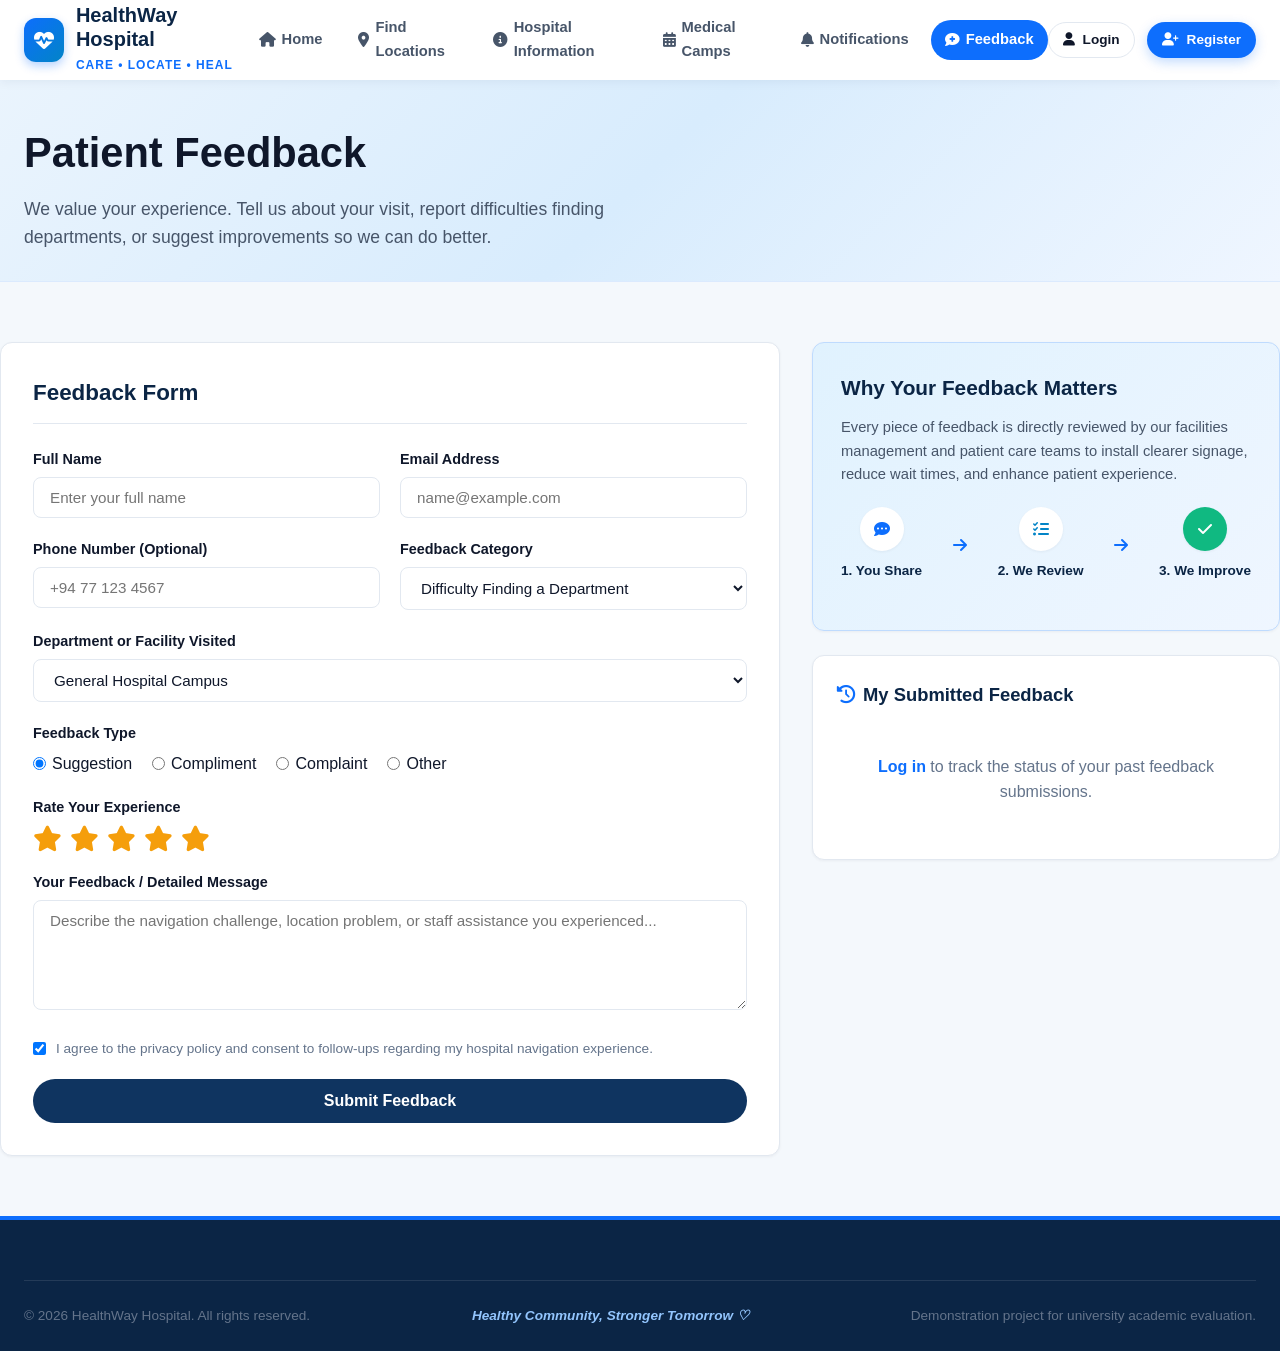
<file: frontend/feedback.html>
<!DOCTYPE html>
<html lang="en">
<head>
  <meta charset="UTF-8">
  <meta name="viewport" content="width=device-width, initial-scale=1.0">
  <title>Patient Feedback - HealthWay Hospital</title>
  <link rel="stylesheet" href="https://cdnjs.cloudflare.com/ajax/libs/font-awesome/6.4.0/css/all.min.css">
  <link rel="stylesheet" href="css/style.css">
</head>
<body>

  <!-- Navigation Bar -->
  <nav class="navbar">
    <div class="container nav-container">
      <a href="index.html" class="brand-logo">
        <div class="brand-icon">
          <i class="fas fa-heartbeat fa-lg"></i>
        </div>
        <div class="brand-text">
          <h1>HealthWay Hospital</h1>
          <span>Care &bull; Locate &bull; Heal</span>
        </div>
      </a>

      <ul class="nav-menu">
        <li><a href="index.html" class="nav-link"><i class="fas fa-home"></i> Home</a></li>
        <li><a href="locations.html" class="nav-link"><i class="fas fa-map-marker-alt"></i> Find Locations</a></li>
        <li><a href="hospital-info.html" class="nav-link"><i class="fas fa-info-circle"></i> Hospital Information</a></li>
        <li><a href="medical-camps.html" class="nav-link"><i class="fas fa-calendar-alt"></i> Medical Camps</a></li>
        <li><a href="notifications.html" class="nav-link"><i class="fas fa-bell"></i> Notifications</a></li>
        <li><a href="feedback.html" class="nav-link active"><i class="fas fa-comment-medical"></i> Feedback</a></li>
      </ul>

      <div class="nav-actions" id="nav-auth-actions"></div>
    </div>
  </nav>

  <!-- Header Banner (Matches Photo 30) -->
  <section class="hero-section" style="padding: 40px 0 30px 0;">
    <div class="container">
      <h1 style="font-size: 2.6rem; margin-bottom: 8px;">Patient Feedback</h1>
      <p style="font-size: 1.1rem; color: var(--text-secondary); max-width: 600px;">
        We value your experience. Tell us about your visit, report difficulties finding departments, or suggest improvements so we can do better.
      </p>
    </div>
  </section>

  <!-- Form Layout (Matches Photo 30) -->
  <main class="container section-padding">
    <div style="display: grid; grid-template-columns: 1.25fr 0.75fr; gap: 32px; align-items: start;">
      
      <!-- Feedback Form Card (Matches Photo 30 Left) -->
      <div class="card" style="padding: 32px;">
        <h2 style="color: #0b2545; font-size: 1.4rem; margin-bottom: 24px; border-bottom: 1px solid var(--border-color); padding-bottom: 12px;">
          Feedback Form
        </h2>

        <form id="patient-feedback-form">
          <div style="display: grid; grid-template-columns: 1fr 1fr; gap: 20px;">
            <div class="form-group">
              <label class="form-label">Full Name</label>
              <input type="text" id="fb-fullname" class="form-control" placeholder="Enter your full name" required>
            </div>

            <div class="form-group">
              <label class="form-label">Email Address</label>
              <input type="email" id="fb-email" class="form-control" placeholder="name@example.com" required>
            </div>
          </div>

          <div style="display: grid; grid-template-columns: 1fr 1fr; gap: 20px;">
            <div class="form-group">
              <label class="form-label">Phone Number (Optional)</label>
              <input type="tel" id="fb-phone" class="form-control" placeholder="+94 77 123 4567">
            </div>

            <div class="form-group">
              <label class="form-label">Feedback Category</label>
              <select id="fb-category" class="form-control">
                <option value="DIFFICULTY_FINDING">Difficulty Finding a Department</option>
                <option value="CONFUSING_DIRECTIONS">Confusing Hospital Directions</option>
                <option value="INCORRECT_INFO">Incorrect Location Information</option>
                <option value="SCHEDULE_ISSUE">Difficulty Understanding Clinic Schedules</option>
                <option value="OTHER">Other Navigation / Hospital Experience</option>
              </select>
            </div>
          </div>

          <div class="form-group">
            <label class="form-label">Department or Facility Visited</label>
            <select id="fb-department" class="form-control">
              <option value="">General Hospital Campus</option>
              <option value="1">Emergency Unit</option>
              <option value="2">Outpatient Department (OPD)</option>
              <option value="3">Diagnostic & Laboratory</option>
              <option value="4">Central Pharmacy</option>
              <option value="5">Radiology Department</option>
              <option value="6">Dental Clinic</option>
              <option value="7">Eye Clinic</option>
              <option value="8">Children's Ward</option>
              <option value="14">Cashier & Billing</option>
            </select>
          </div>

          <!-- Feedback Type Radios (Matches Photo 30) -->
          <div class="form-group">
            <label class="form-label">Feedback Type</label>
            <div style="display: flex; gap: 20px; margin-top: 6px; flex-wrap: wrap;">
              <label style="display: flex; align-items: center; gap: 6px; cursor: pointer;">
                <input type="radio" name="fb-type" value="SUGGESTION" checked> Suggestion
              </label>
              <label style="display: flex; align-items: center; gap: 6px; cursor: pointer;">
                <input type="radio" name="fb-type" value="COMPLIMENT"> Compliment
              </label>
              <label style="display: flex; align-items: center; gap: 6px; cursor: pointer;">
                <input type="radio" name="fb-type" value="COMPLAINT"> Complaint
              </label>
              <label style="display: flex; align-items: center; gap: 6px; cursor: pointer;">
                <input type="radio" name="fb-type" value="OTHER"> Other
              </label>
            </div>
          </div>

          <!-- Star Rating (Matches Photo 30) -->
          <div class="form-group">
            <label class="form-label">Rate Your Experience</label>
            <div style="display: flex; gap: 8px; font-size: 1.6rem; cursor: pointer; color: #f59e0b;">
              <i class="fas fa-star star-rating-icon" data-val="1"></i>
              <i class="fas fa-star star-rating-icon" data-val="2"></i>
              <i class="fas fa-star star-rating-icon" data-val="3"></i>
              <i class="fas fa-star star-rating-icon" data-val="4"></i>
              <i class="fas fa-star star-rating-icon" data-val="5"></i>
            </div>
          </div>

          <!-- Feedback Textarea -->
          <div class="form-group">
            <label class="form-label">Your Feedback / Detailed Message</label>
            <textarea id="fb-message" class="form-control" rows="4" placeholder="Describe the navigation challenge, location problem, or staff assistance you experienced..." required></textarea>
          </div>

          <!-- Consent Checkbox -->
          <div class="form-group" style="display: flex; align-items: flex-start; gap: 10px;">
            <input type="checkbox" id="fb-consent" checked style="margin-top: 4px;">
            <label for="fb-consent" style="font-size: 0.85rem; color: var(--text-muted);">
              I agree to the privacy policy and consent to follow-ups regarding my hospital navigation experience.
            </label>
          </div>

          <button type="submit" id="fb-submit-btn" class="btn btn-navy btn-block" style="padding: 12px; font-size: 1rem;">
            Submit Feedback
          </button>
        </form>
      </div>

      <!-- Why Your Feedback Matters (Matches Photo 30 Right) -->
      <div>
        <div class="card" style="background: linear-gradient(135deg, #e0f2fe 0%, #eff6ff 100%); border-color: #bfdbfe; padding: 28px; margin-bottom: 24px;">
          <h3 style="color: #0b2545; font-size: 1.3rem; margin-bottom: 12px;">Why Your Feedback Matters</h3>
          <p style="color: var(--text-secondary); font-size: 0.92rem; line-height: 1.6; margin-bottom: 20px;">
            Every piece of feedback is directly reviewed by our facilities management and patient care teams to install clearer signage, reduce wait times, and enhance patient experience.
          </p>

          <div style="display: flex; align-items: center; justify-content: space-between; text-align: center; margin-bottom: 20px;">
            <div>
              <div style="width: 44px; height: 44px; background: white; border-radius: 50%; color: var(--primary); display: flex; align-items: center; justify-content: center; margin: 0 auto 6px auto; box-shadow: var(--shadow-sm);">
                <i class="fas fa-comment-dots"></i>
              </div>
              <strong style="font-size: 0.85rem; color: #0b2545;">1. You Share</strong>
            </div>
            <i class="fas fa-arrow-right" style="color: var(--primary);"></i>
            <div>
              <div style="width: 44px; height: 44px; background: white; border-radius: 50%; color: #0284c7; display: flex; align-items: center; justify-content: center; margin: 0 auto 6px auto; box-shadow: var(--shadow-sm);">
                <i class="fas fa-tasks"></i>
              </div>
              <strong style="font-size: 0.85rem; color: #0b2545;">2. We Review</strong>
            </div>
            <i class="fas fa-arrow-right" style="color: var(--primary);"></i>
            <div>
              <div style="width: 44px; height: 44px; background: #10b981; border-radius: 50%; color: white; display: flex; align-items: center; justify-content: center; margin: 0 auto 6px auto; box-shadow: var(--shadow-sm);">
                <i class="fas fa-check"></i>
              </div>
              <strong style="font-size: 0.85rem; color: #0b2545;">3. We Improve</strong>
            </div>
          </div>
        </div>

        <!-- My Feedback Tracking Widget -->
        <div class="card" style="padding: 24px;">
          <h3 style="color: #0b2545; font-size: 1.15rem; margin-bottom: 14px; display: flex; align-items: center; gap: 8px;">
            <i class="fas fa-history" style="color: var(--primary);"></i> My Submitted Feedback
          </h3>
          <div id="my-feedback-history">
            <!-- Loaded dynamically by feedback.js -->
          </div>
        </div>
      </div>

    </div>
  </main>

  <!-- Global Footer -->
  <footer class="footer">
    <div class="container">
      <div class="footer-bottom">
        <div>&copy; 2026 HealthWay Hospital. All rights reserved.</div>
        <div class="footer-tagline">Healthy Community, Stronger Tomorrow &#9825;</div>
        <div>Demonstration project for university academic evaluation.</div>
      </div>
    </div>
  </footer>

  <script src="js/api.js"></script>
  <script src="js/auth.js"></script>
  <script src="js/main.js"></script>
  <script src="js/feedback.js"></script>
</body>
</html>
</file>
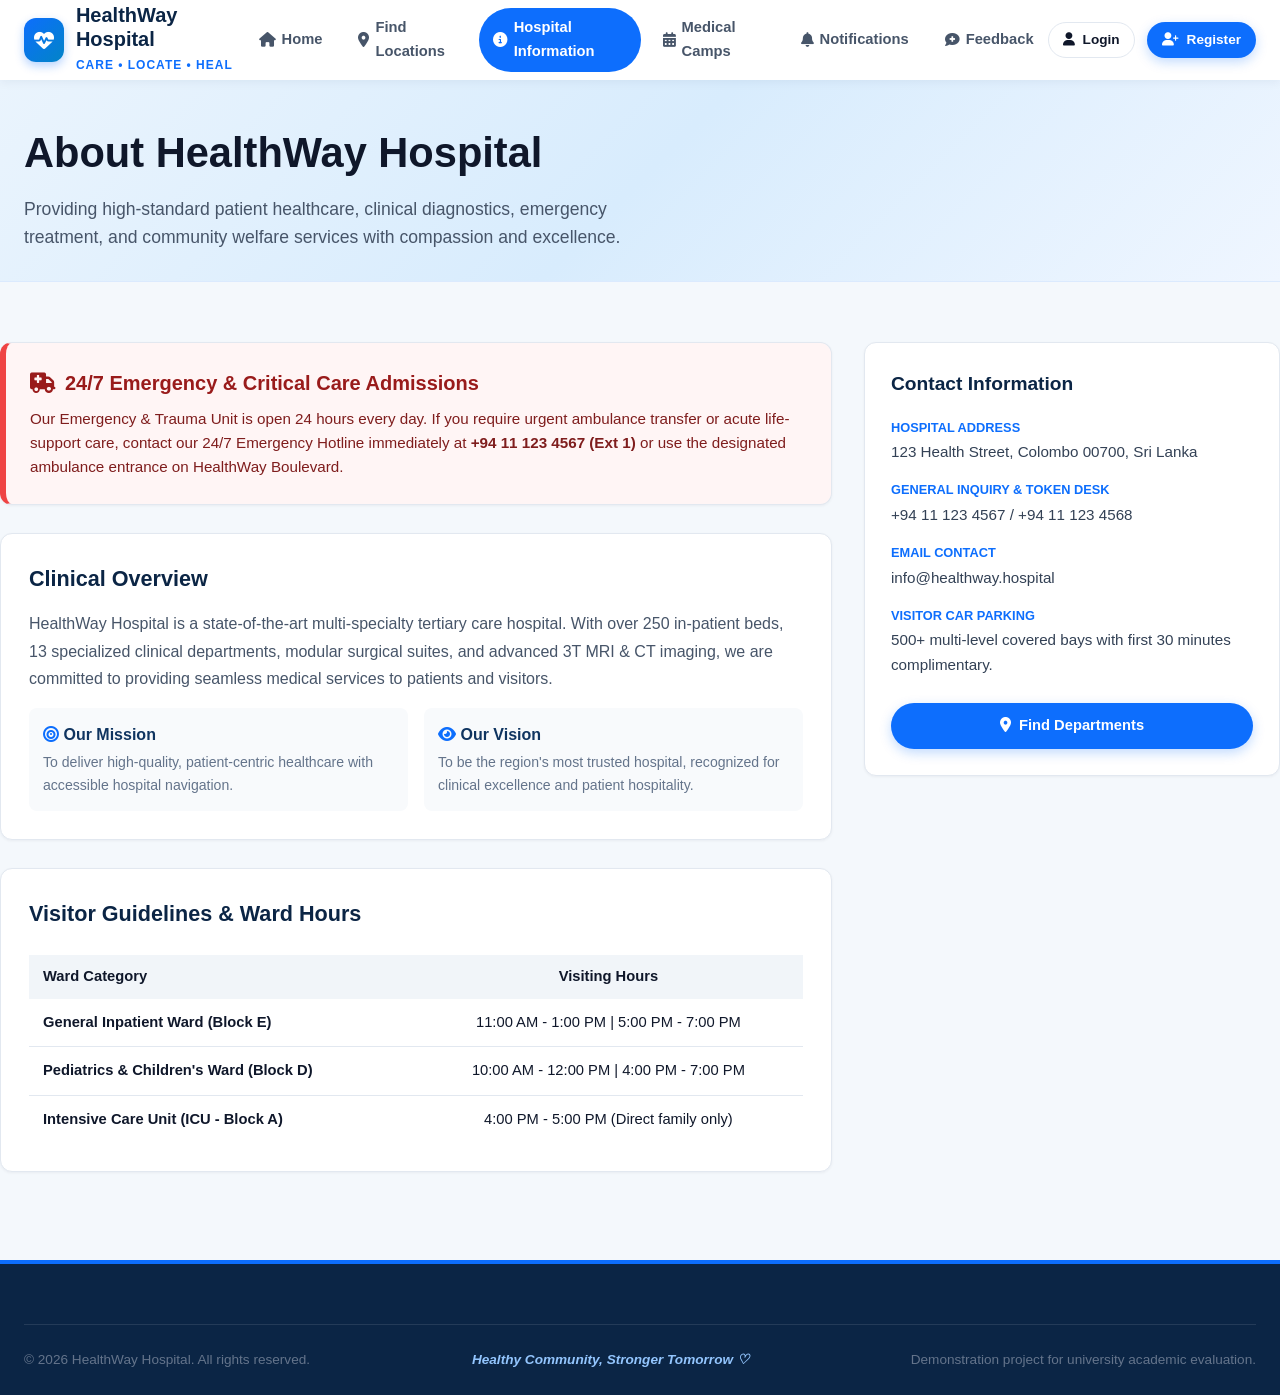
<file: frontend/hospital-info.html>
<!DOCTYPE html>
<html lang="en">
<head>
  <meta charset="UTF-8">
  <meta name="viewport" content="width=device-width, initial-scale=1.0">
  <title>Hospital Information - HealthWay Hospital</title>
  <link rel="stylesheet" href="https://cdnjs.cloudflare.com/ajax/libs/font-awesome/6.4.0/css/all.min.css">
  <link rel="stylesheet" href="css/style.css">
</head>
<body>

  <!-- Navigation Bar -->
  <nav class="navbar">
    <div class="container nav-container">
      <a href="index.html" class="brand-logo">
        <div class="brand-icon">
          <i class="fas fa-heartbeat fa-lg"></i>
        </div>
        <div class="brand-text">
          <h1>HealthWay Hospital</h1>
          <span>Care &bull; Locate &bull; Heal</span>
        </div>
      </a>

      <ul class="nav-menu">
        <li><a href="index.html" class="nav-link"><i class="fas fa-home"></i> Home</a></li>
        <li><a href="locations.html" class="nav-link"><i class="fas fa-map-marker-alt"></i> Find Locations</a></li>
        <li><a href="hospital-info.html" class="nav-link active"><i class="fas fa-info-circle"></i> Hospital Information</a></li>
        <li><a href="medical-camps.html" class="nav-link"><i class="fas fa-calendar-alt"></i> Medical Camps</a></li>
        <li><a href="notifications.html" class="nav-link"><i class="fas fa-bell"></i> Notifications</a></li>
        <li><a href="feedback.html" class="nav-link"><i class="fas fa-comment-medical"></i> Feedback</a></li>
      </ul>

      <div class="nav-actions" id="nav-auth-actions"></div>
    </div>
  </nav>

  <!-- Admin Quick Edit Banner (Shown if logged in as ADMIN) -->
  <div id="admin-info-banner" style="display: none; background: #eff6ff; border-bottom: 1px solid #bfdbfe; padding: 10px 0;">
    <div class="container" style="display: flex; justify-content: space-between; align-items: center; flex-wrap: wrap; gap: 10px;">
      <div style="font-size: 0.9rem; color: #1e40af; font-weight: 600;">
        <i class="fas fa-user-shield"></i> You are logged in as Administrator. You can edit and update all hospital information.
      </div>
      <a href="admin-dashboard.html?tab=hospital-info" class="btn btn-primary btn-sm" style="font-size: 0.82rem;">
        <i class="fas fa-edit"></i> Edit Hospital Information in Admin Portal &rarr;
      </a>
    </div>
  </div>

  <!-- Hero Header -->
  <section class="hero-section" style="padding: 40px 0 30px 0;">
    <div class="container">
      <h1 id="hospital-hero-title" style="font-size: 2.6rem; margin-bottom: 8px;">About HealthWay Hospital</h1>
      <p id="hospital-hero-subtitle" style="font-size: 1.1rem; color: var(--text-secondary); max-width: 650px;">
        Providing high-standard patient healthcare, clinical diagnostics, emergency treatment, and community welfare services with compassion and excellence.
      </p>
    </div>
  </section>

  <!-- Hospital Details Content -->
  <main class="container section-padding">
    <div style="display: grid; grid-template-columns: 2fr 1fr; gap: 32px; align-items: start;">
      
      <div>
        <!-- Emergency Protocol Card -->
        <div class="card" style="border-left: 6px solid #ef4444; margin-bottom: 28px; background: #fff5f5;">
          <h3 style="color: #991b1b; display: flex; align-items: center; gap: 10px; font-size: 1.25rem;">
            <i class="fas fa-ambulance"></i> 24/7 Emergency & Critical Care Admissions
          </h3>
          <p id="hospital-emergency-text" style="color: #7f1d1d; font-size: 0.95rem; margin-top: 8px; line-height: 1.6;">
            Our Emergency & Trauma Unit is open 24 hours every day. If you require urgent ambulance transfer or acute life-support care, contact our 24/7 Emergency Hotline immediately at <strong id="hospital-emergency-hotline">+94 11 123 4567 (Ext 1)</strong> or use the designated ambulance entrance on HealthWay Boulevard.
          </p>
        </div>

        <!-- Overview & Mission -->
        <div class="card" style="margin-bottom: 28px; padding: 28px;">
          <h3 style="color: #0b2545; font-size: 1.35rem; margin-bottom: 14px;">Clinical Overview</h3>
          <p id="hospital-clinical-overview" style="color: var(--text-secondary); line-height: 1.7; margin-bottom: 16px;">
            HealthWay Hospital is a state-of-the-art multi-specialty tertiary care hospital. With over 250 in-patient beds, 13 specialized clinical departments, modular surgical suites, and advanced 3T MRI & CT imaging, we are committed to providing seamless medical services to patients and visitors.
          </p>
          <div style="display: grid; grid-template-columns: 1fr 1fr; gap: 16px;">
            <div style="background: #f8fafc; padding: 14px; border-radius: 8px;">
              <h4 style="color: var(--primary-navy); font-size: 1rem;"><i class="fas fa-bullseye" style="color: var(--primary);"></i> Our Mission</h4>
              <p id="hospital-mission" style="font-size: 0.88rem; color: var(--text-muted); margin-top: 4px;">To deliver high-quality, patient-centric healthcare with accessible hospital navigation.</p>
            </div>
            <div style="background: #f8fafc; padding: 14px; border-radius: 8px;">
              <h4 style="color: var(--primary-navy); font-size: 1rem;"><i class="fas fa-eye" style="color: var(--primary);"></i> Our Vision</h4>
              <p id="hospital-vision" style="font-size: 0.88rem; color: var(--text-muted); margin-top: 4px;">To be the region's most trusted hospital, recognized for clinical excellence and patient hospitality.</p>
            </div>
          </div>
        </div>

        <!-- Visitor Guidelines & Visiting Hours -->
        <div class="card" style="padding: 28px; margin-bottom: 28px;">
          <h3 style="color: #0b2545; font-size: 1.35rem; margin-bottom: 14px;">Visitor Guidelines & Ward Hours</h3>
          <table style="width: 100%; border-collapse: collapse; margin-top: 10px; font-size: 0.92rem;">
            <thead>
              <tr style="background: #f1f5f9; text-align: left;">
                <th style="padding: 10px 14px;">Ward Category</th>
                <th style="padding: 10px 14px; text-align: center;">Visiting Hours</th>
              </tr>
            </thead>
            <tbody>
              <tr style="border-bottom: 1px solid #e2e8f0;">
                <td style="padding: 12px 14px; font-weight: 600;">General Inpatient Ward (Block E)</td>
                <td id="hospital-hours-general" style="padding: 12px 14px; text-align: center;">11:00 AM - 1:00 PM | 5:00 PM - 7:00 PM</td>
              </tr>
              <tr style="border-bottom: 1px solid #e2e8f0;">
                <td style="padding: 12px 14px; font-weight: 600;">Pediatrics & Children's Ward (Block D)</td>
                <td id="hospital-hours-pediatrics" style="padding: 12px 14px; text-align: center;">10:00 AM - 12:00 PM | 4:00 PM - 7:00 PM</td>
              </tr>
              <tr>
                <td style="padding: 12px 14px; font-weight: 600;">Intensive Care Unit (ICU - Block A)</td>
                <td id="hospital-hours-icu" style="padding: 12px 14px; text-align: center;">4:00 PM - 5:00 PM (Direct family only)</td>
              </tr>
            </tbody>
          </table>
        </div>
      </div>

      <!-- Quick Contact Info Card -->
      <aside>
        <div class="card" style="padding: 26px; background: white; margin-bottom: 24px;">
          <h3 style="color: #0b2545; font-size: 1.2rem; margin-bottom: 18px;">Contact Information</h3>
          
          <div style="margin-bottom: 16px;">
            <div style="font-size: 0.8rem; font-weight: 700; color: var(--primary); text-transform: uppercase;">Hospital Address</div>
            <p id="hospital-address" style="color: #334155; margin-top: 2px; font-size: 0.95rem;">123 Health Street, Colombo 00700, Sri Lanka</p>
          </div>

          <div style="margin-bottom: 16px;">
            <div style="font-size: 0.8rem; font-weight: 700; color: var(--primary); text-transform: uppercase;">General Inquiry & Token Desk</div>
            <p id="hospital-inquiry-phone" style="color: #334155; margin-top: 2px; font-size: 0.95rem;">+94 11 123 4567 / +94 11 123 4568</p>
          </div>

          <div style="margin-bottom: 16px;">
            <div style="font-size: 0.8rem; font-weight: 700; color: var(--primary); text-transform: uppercase;">Email Contact</div>
            <p id="hospital-email" style="color: #334155; margin-top: 2px; font-size: 0.95rem;">info@healthway.hospital</p>
          </div>

          <div style="margin-bottom: 16px;">
            <div style="font-size: 0.8rem; font-weight: 700; color: var(--primary); text-transform: uppercase;">Visitor Car Parking</div>
            <p id="hospital-parking" style="color: #334155; margin-top: 2px; font-size: 0.95rem;">500+ multi-level covered bays with first 30 minutes complimentary.</p>
          </div>

          <a href="locations.html" class="btn btn-primary btn-block" style="margin-top: 10px;">
            <i class="fas fa-map-marker-alt"></i> Find Departments
          </a>
        </div>
      </aside>

    </div>
  </main>

  <!-- Global Footer -->
  <footer class="footer">
    <div class="container">
      <div class="footer-bottom">
        <div>&copy; 2026 HealthWay Hospital. All rights reserved.</div>
        <div class="footer-tagline">Healthy Community, Stronger Tomorrow &#9825;</div>
        <div>Demonstration project for university academic evaluation.</div>
      </div>
    </div>
  </footer>

  <script src="js/api.js"></script>
  <script src="js/auth.js"></script>
  <script src="js/main.js"></script>
  <script>
    document.addEventListener('DOMContentLoaded', async () => {
      // Check if logged in user is ADMIN to show admin banner
      const currentUser = api.getCurrentUser();
      if (currentUser && currentUser.role === 'ADMIN') {
        const banner = document.getElementById('admin-info-banner');
        if (banner) banner.style.display = 'block';
      }

      // Load dynamic hospital info
      try {
        const info = await api.getHospitalInfo();
        if (info) {
          if (info.heroTitle) document.getElementById('hospital-hero-title').innerText = info.heroTitle;
          if (info.heroSubtitle) document.getElementById('hospital-hero-subtitle').innerText = info.heroSubtitle;
          if (info.emergencyHotline) document.getElementById('hospital-emergency-hotline').innerText = info.emergencyHotline;
          if (info.emergencyText) {
            document.getElementById('hospital-emergency-text').innerHTML = info.emergencyText.replace(
              info.emergencyHotline,
              `<strong id="hospital-emergency-hotline">${info.emergencyHotline}</strong>`
            );
          }
          if (info.clinicalOverview) document.getElementById('hospital-clinical-overview').innerText = info.clinicalOverview;
          if (info.mission) document.getElementById('hospital-mission').innerText = info.mission;
          if (info.vision) document.getElementById('hospital-vision').innerText = info.vision;
          if (info.hoursGeneral) document.getElementById('hospital-hours-general').innerText = info.hoursGeneral;
          if (info.hoursPediatrics) document.getElementById('hospital-hours-pediatrics').innerText = info.hoursPediatrics;
          if (info.hoursICU) document.getElementById('hospital-hours-icu').innerText = info.hoursICU;
          if (info.address) document.getElementById('hospital-address').innerText = info.address;
          if (info.inquiryPhone) document.getElementById('hospital-inquiry-phone').innerText = info.inquiryPhone;
          if (info.email) document.getElementById('hospital-email').innerText = info.email;
          if (info.parkingInfo) document.getElementById('hospital-parking').innerText = info.parkingInfo;
        }
      } catch (err) {
        console.warn('Could not fetch custom hospital info, using default template:', err);
      }
    });
  </script>
</body>
</html>
</file>
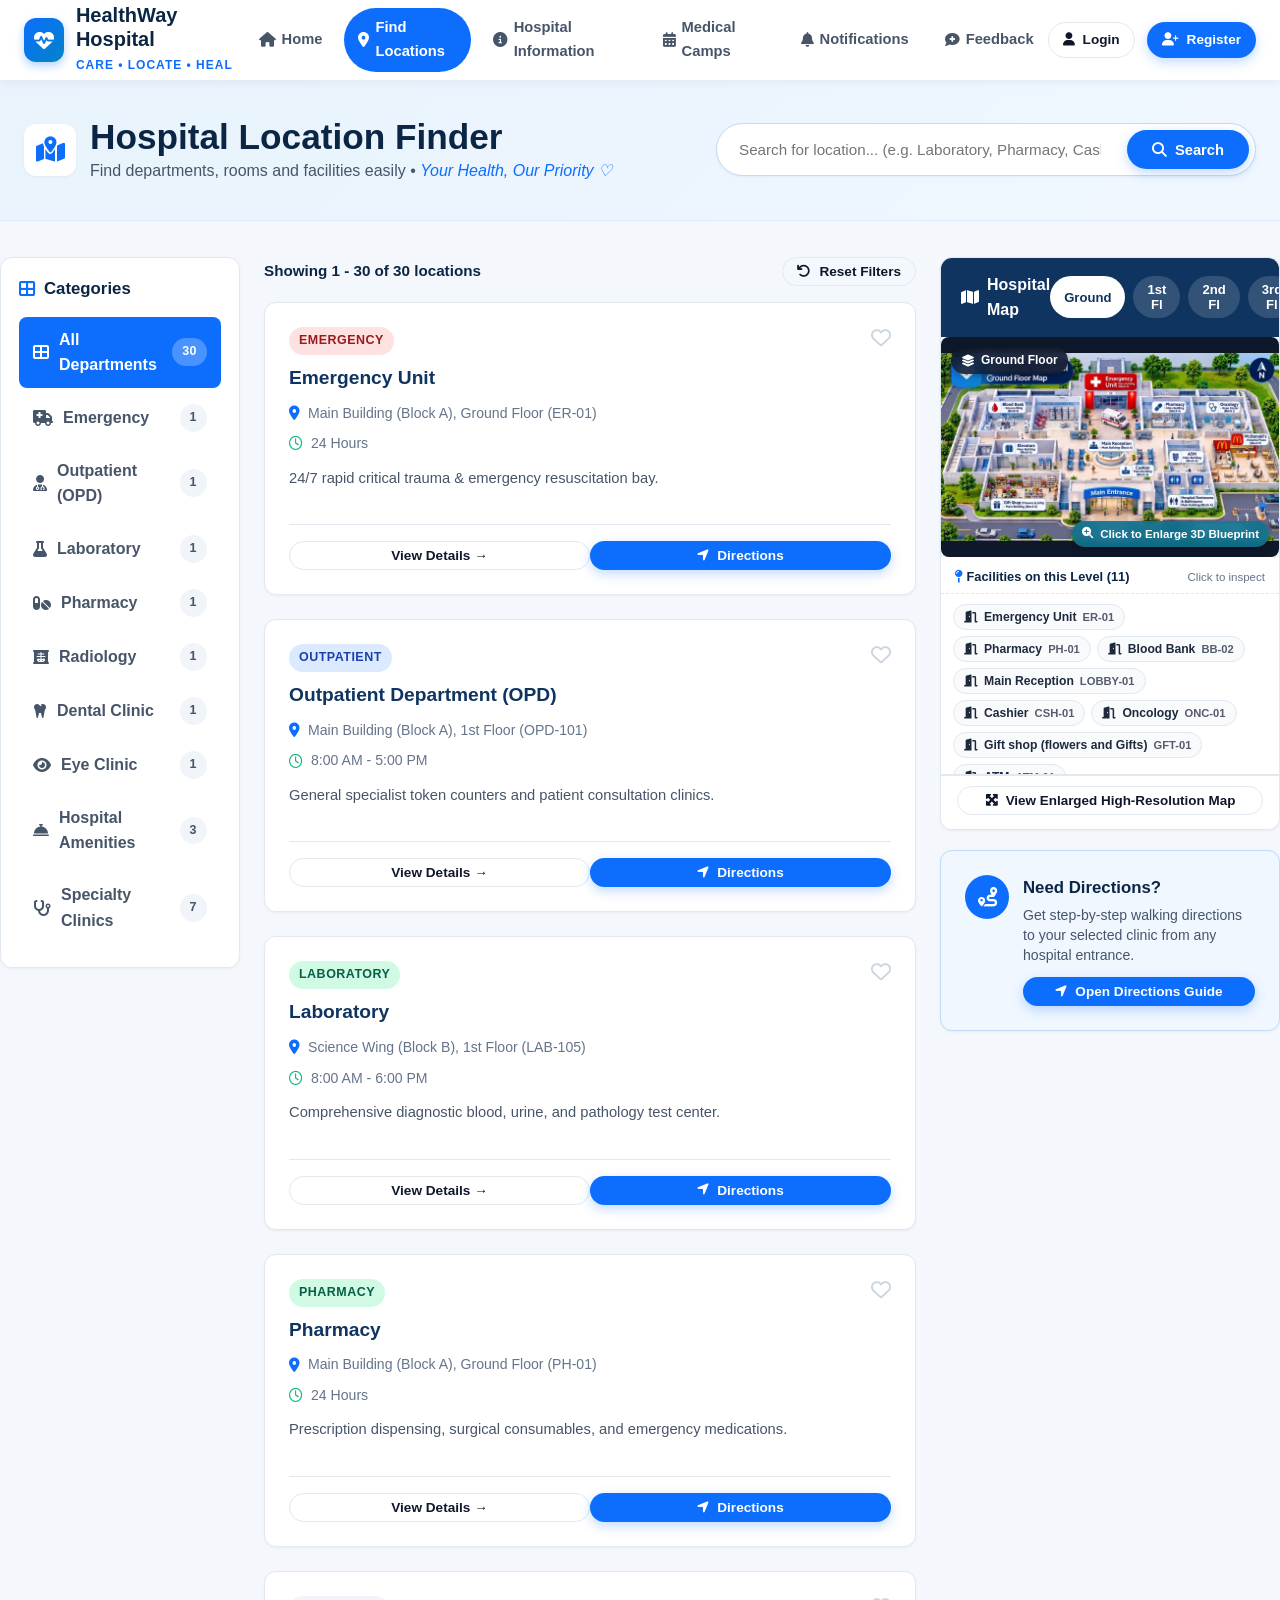
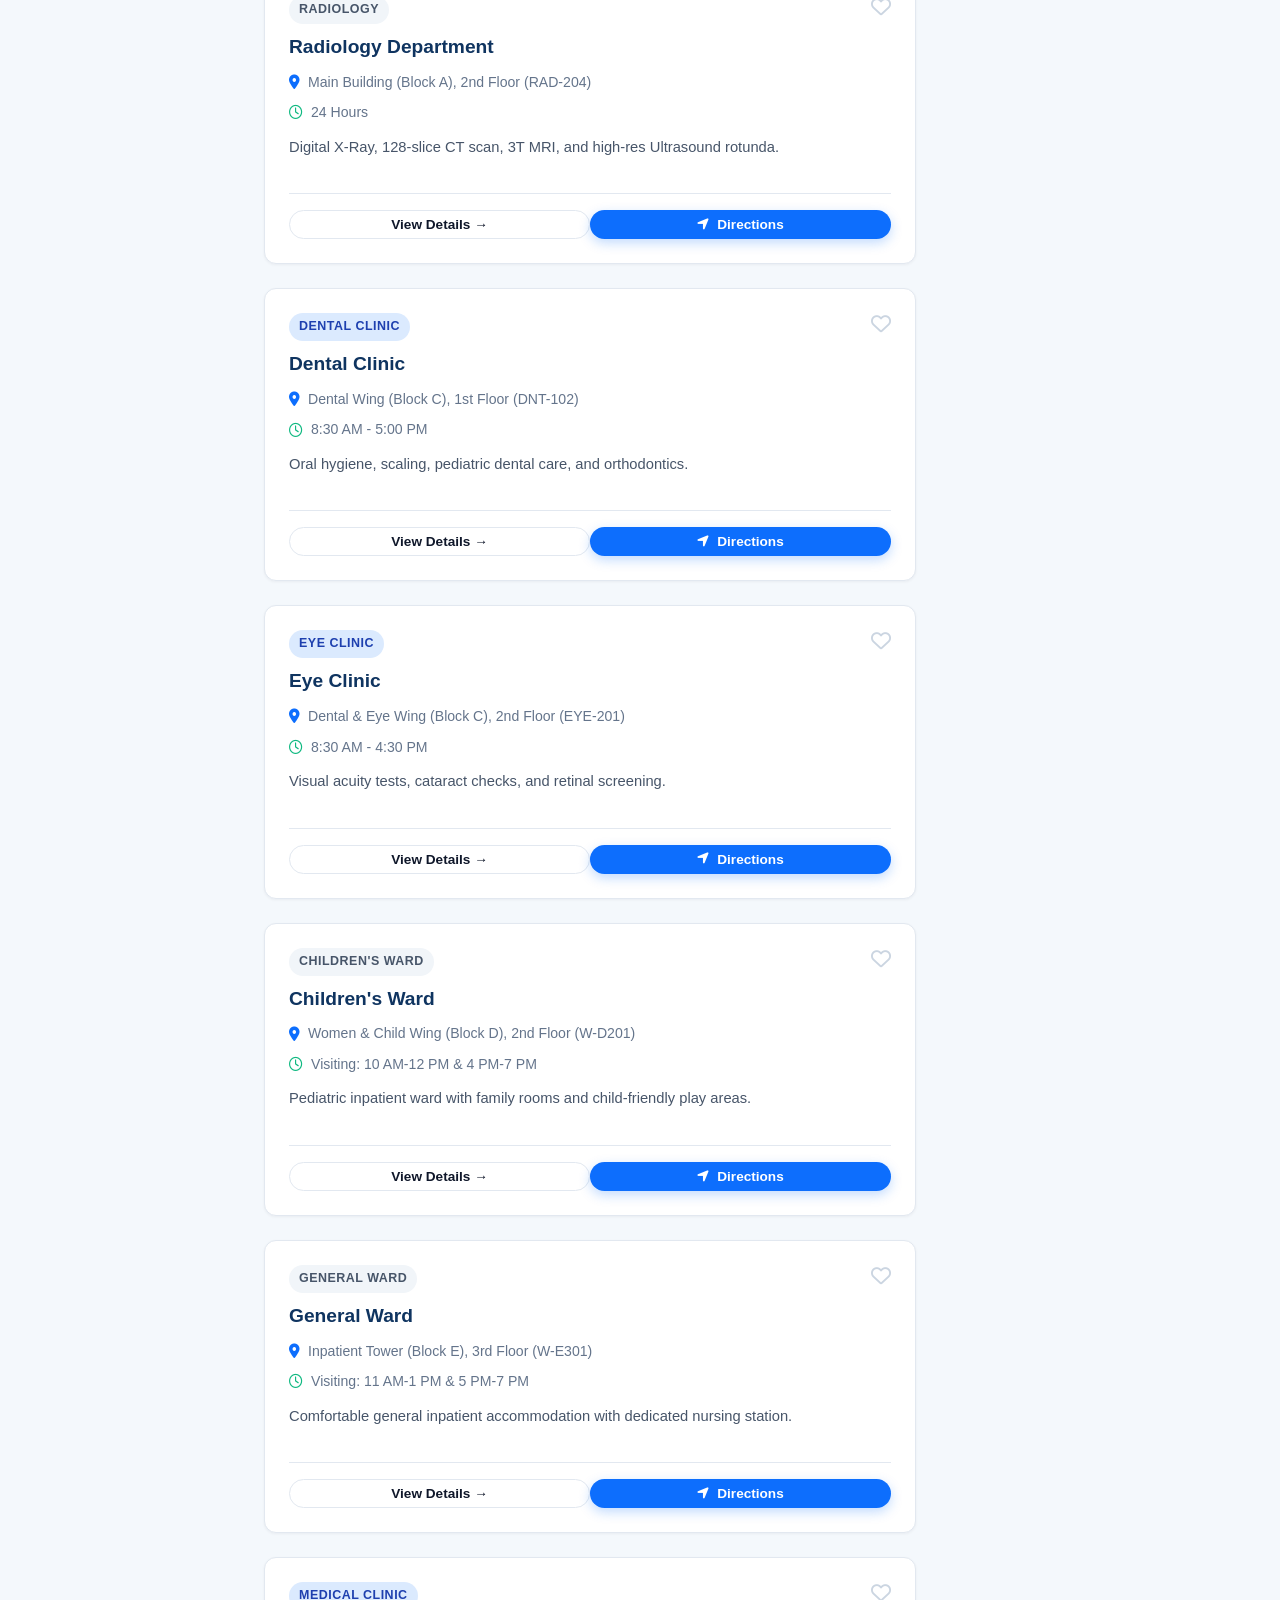
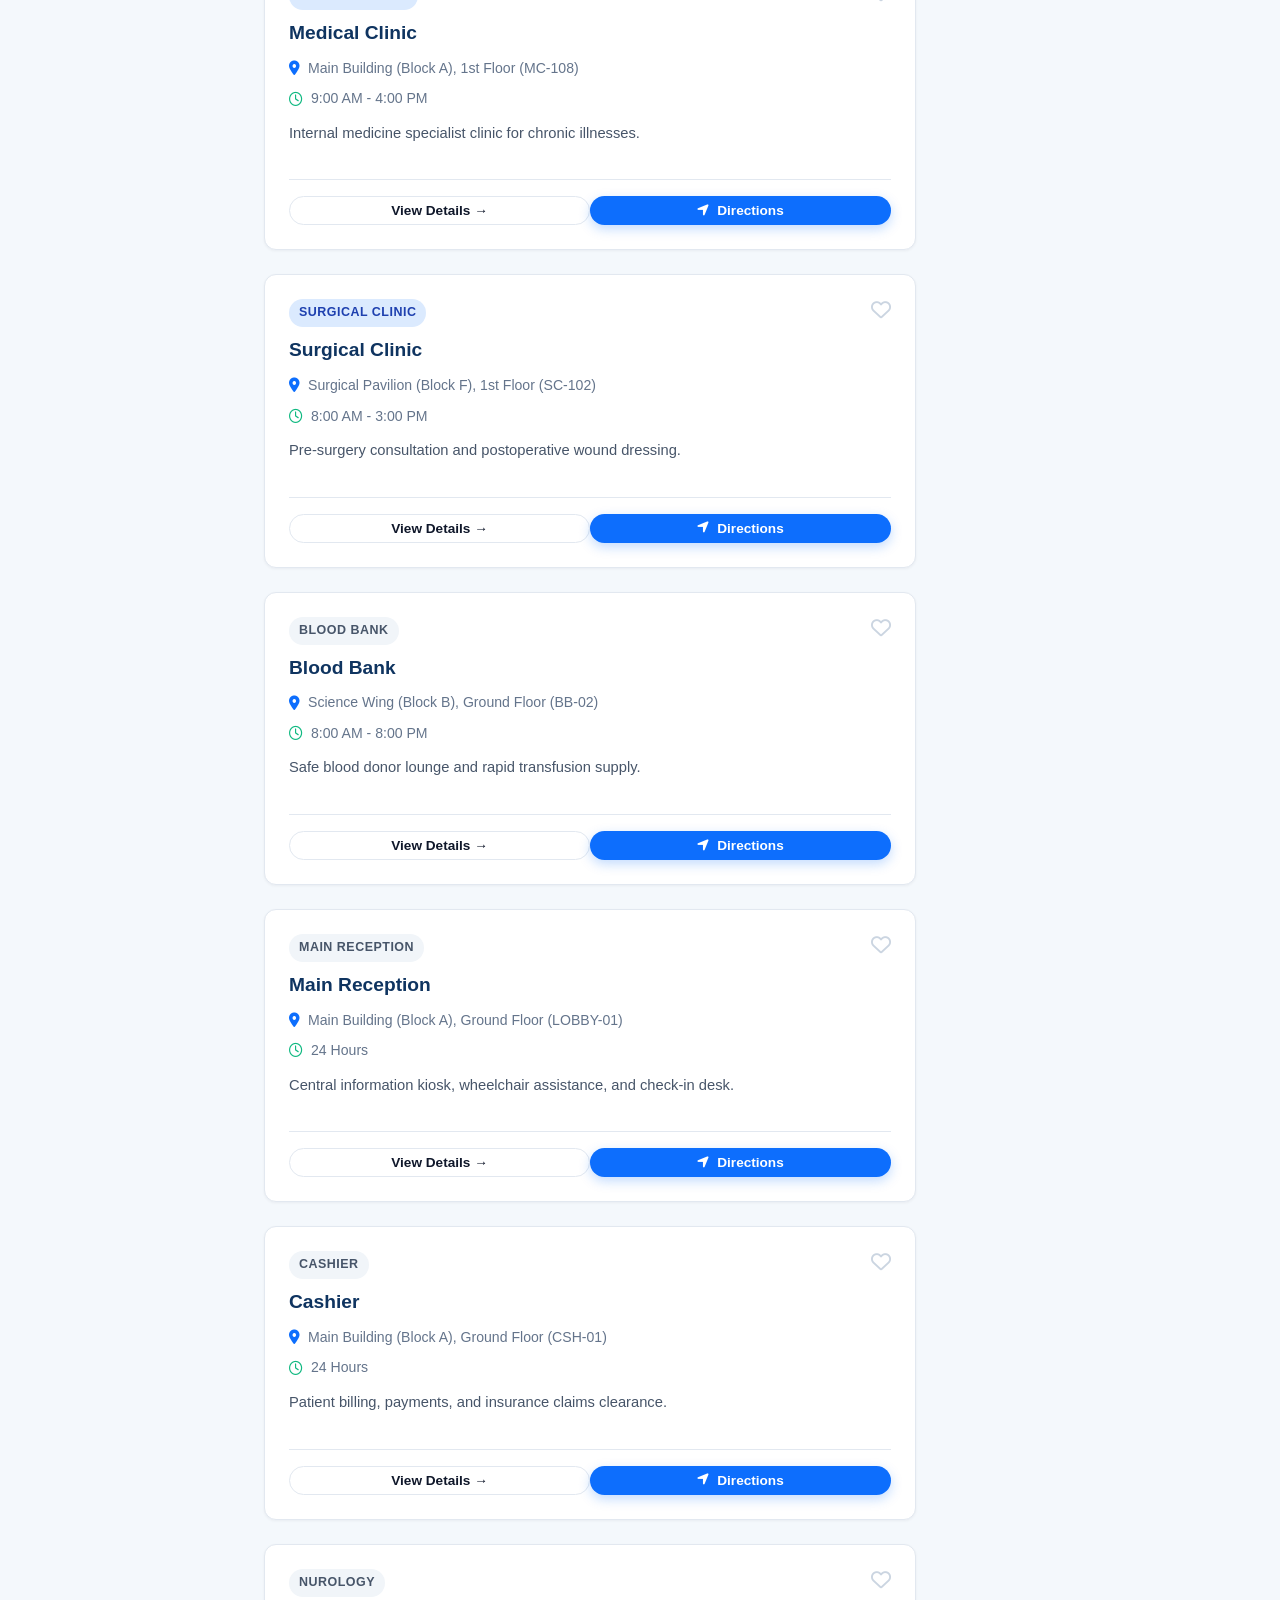
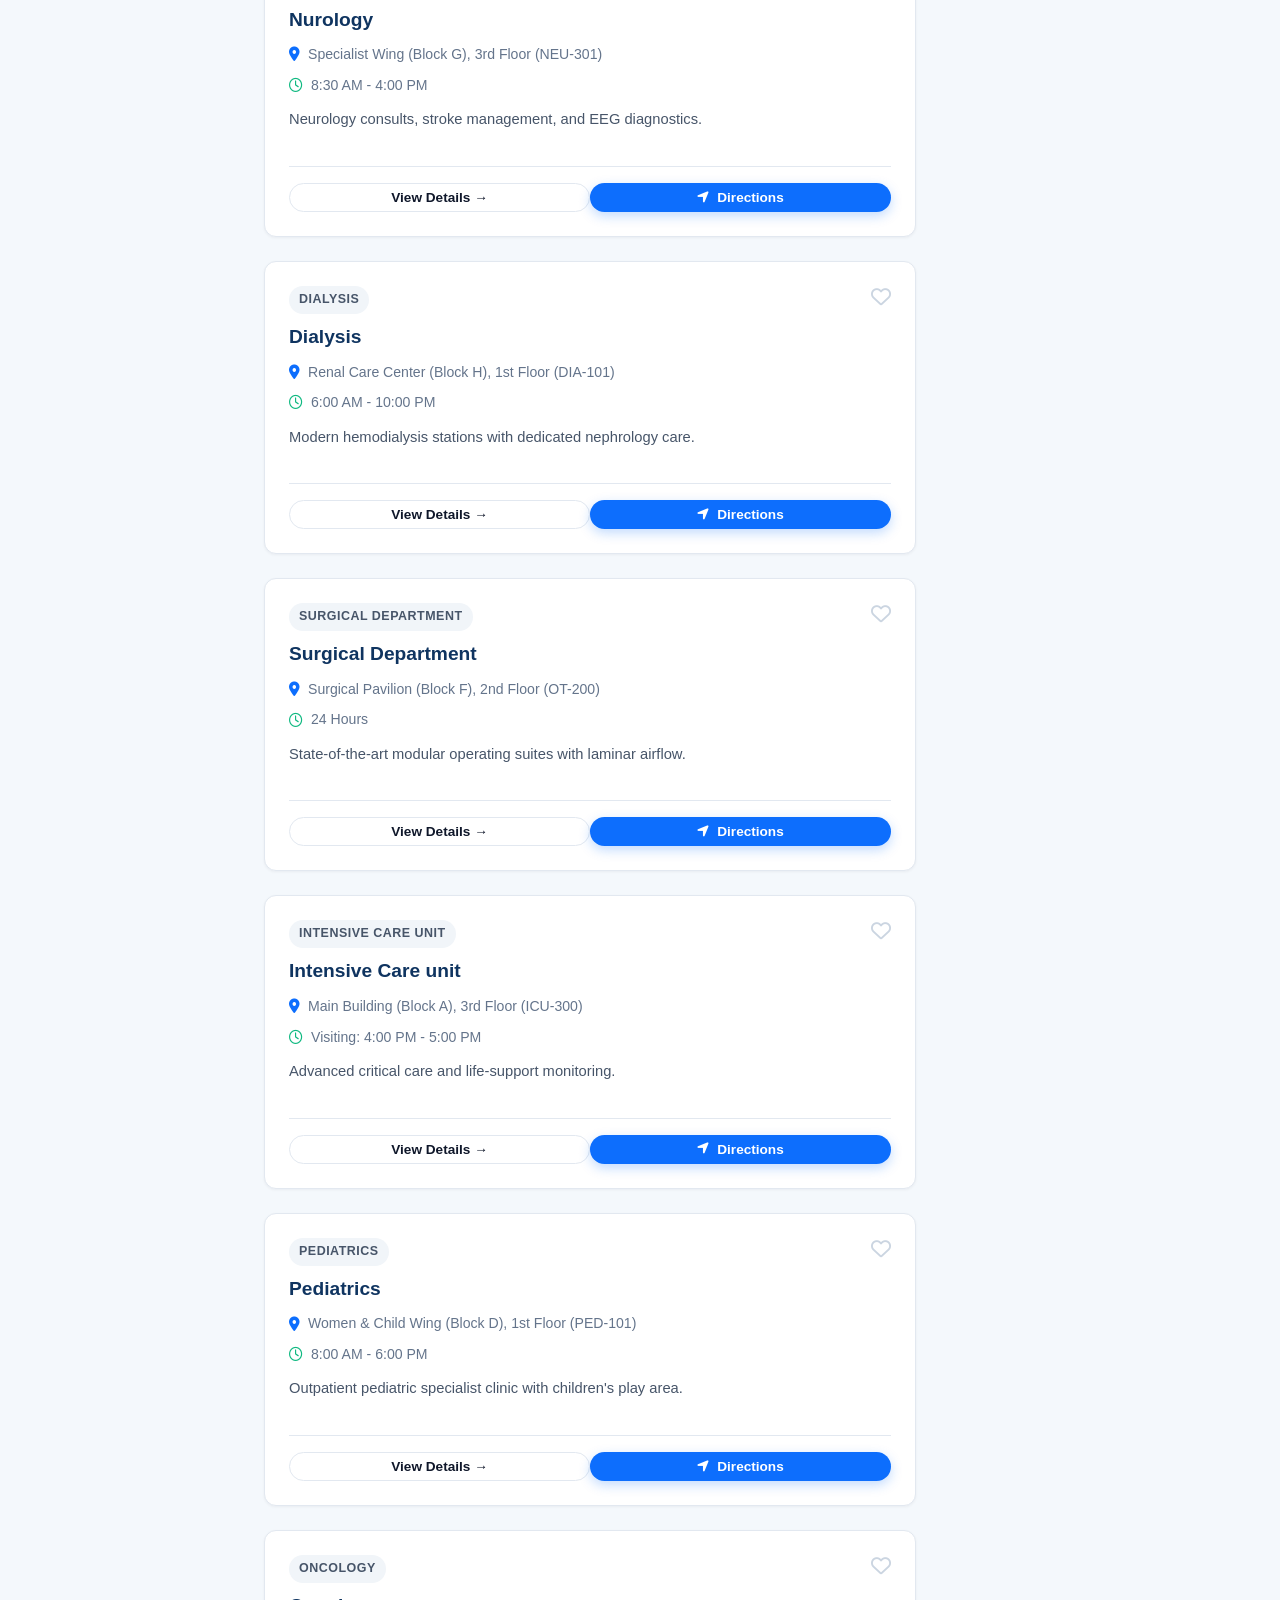
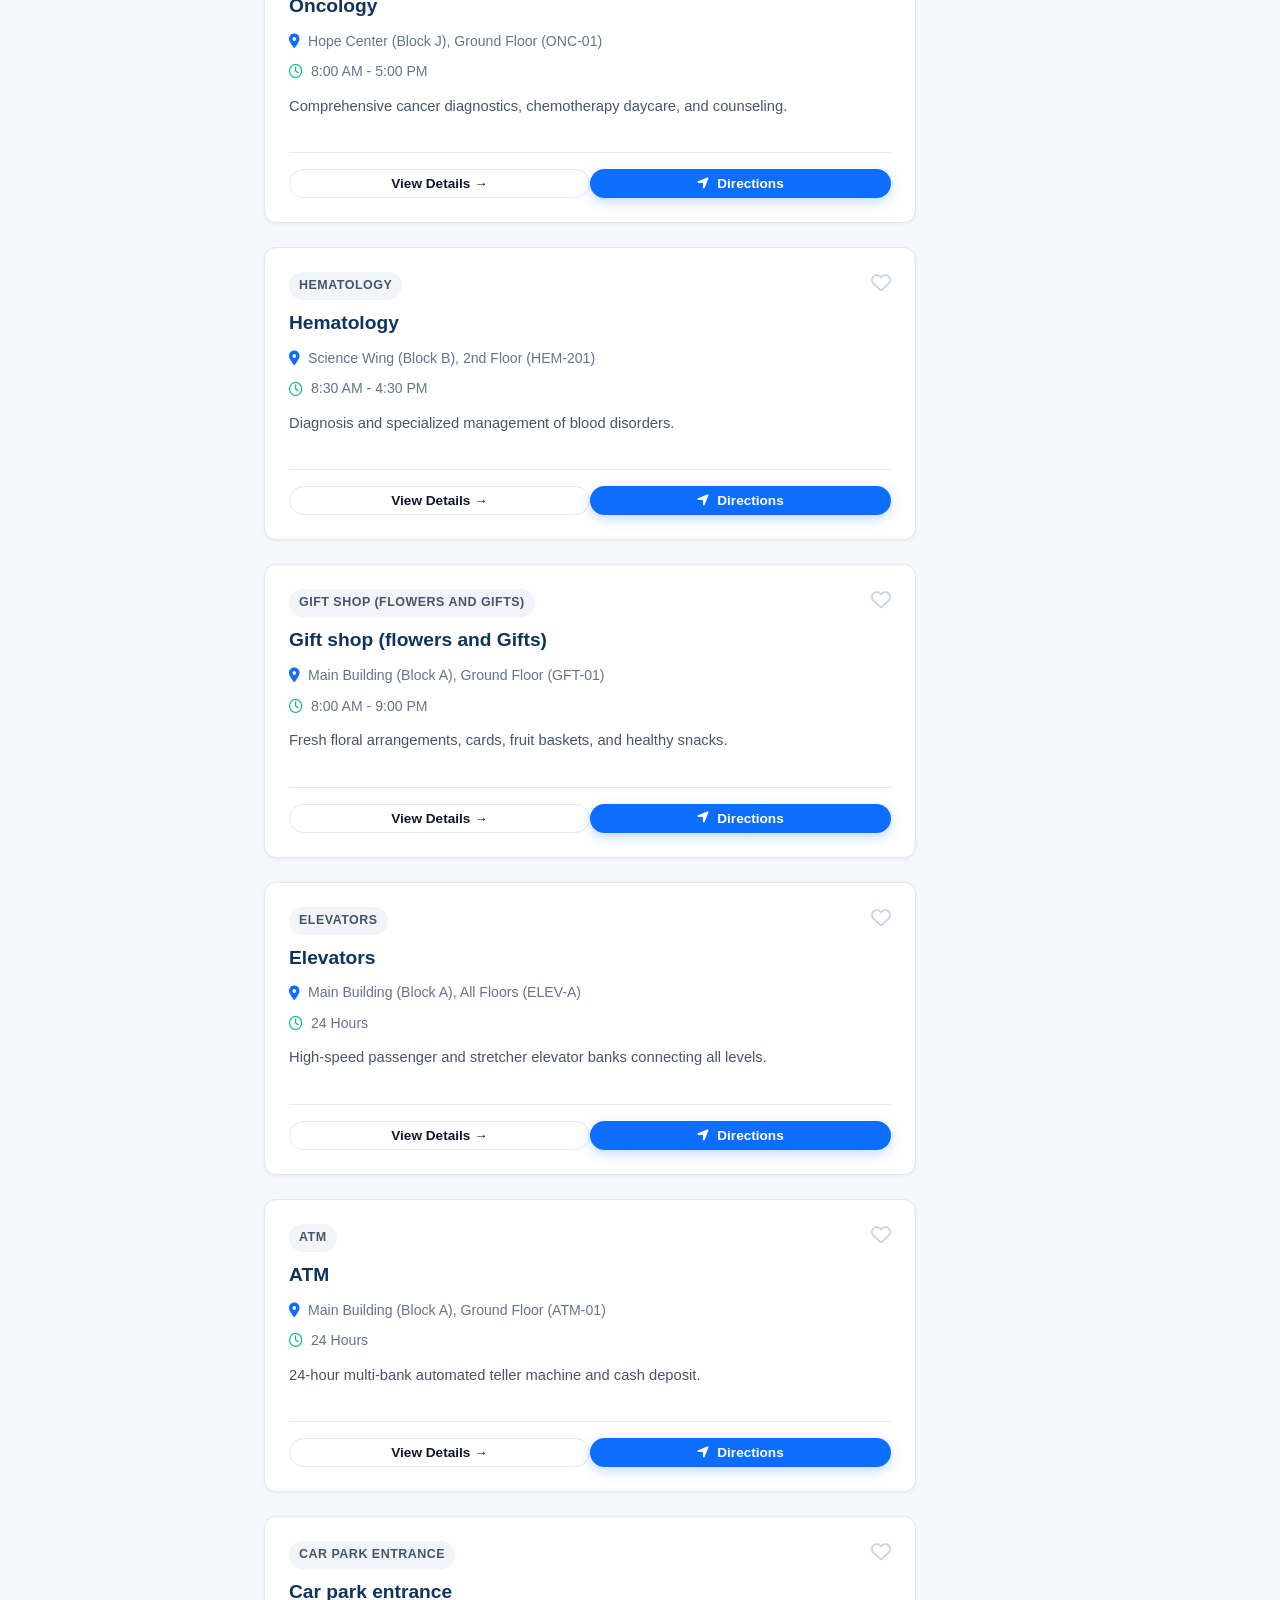
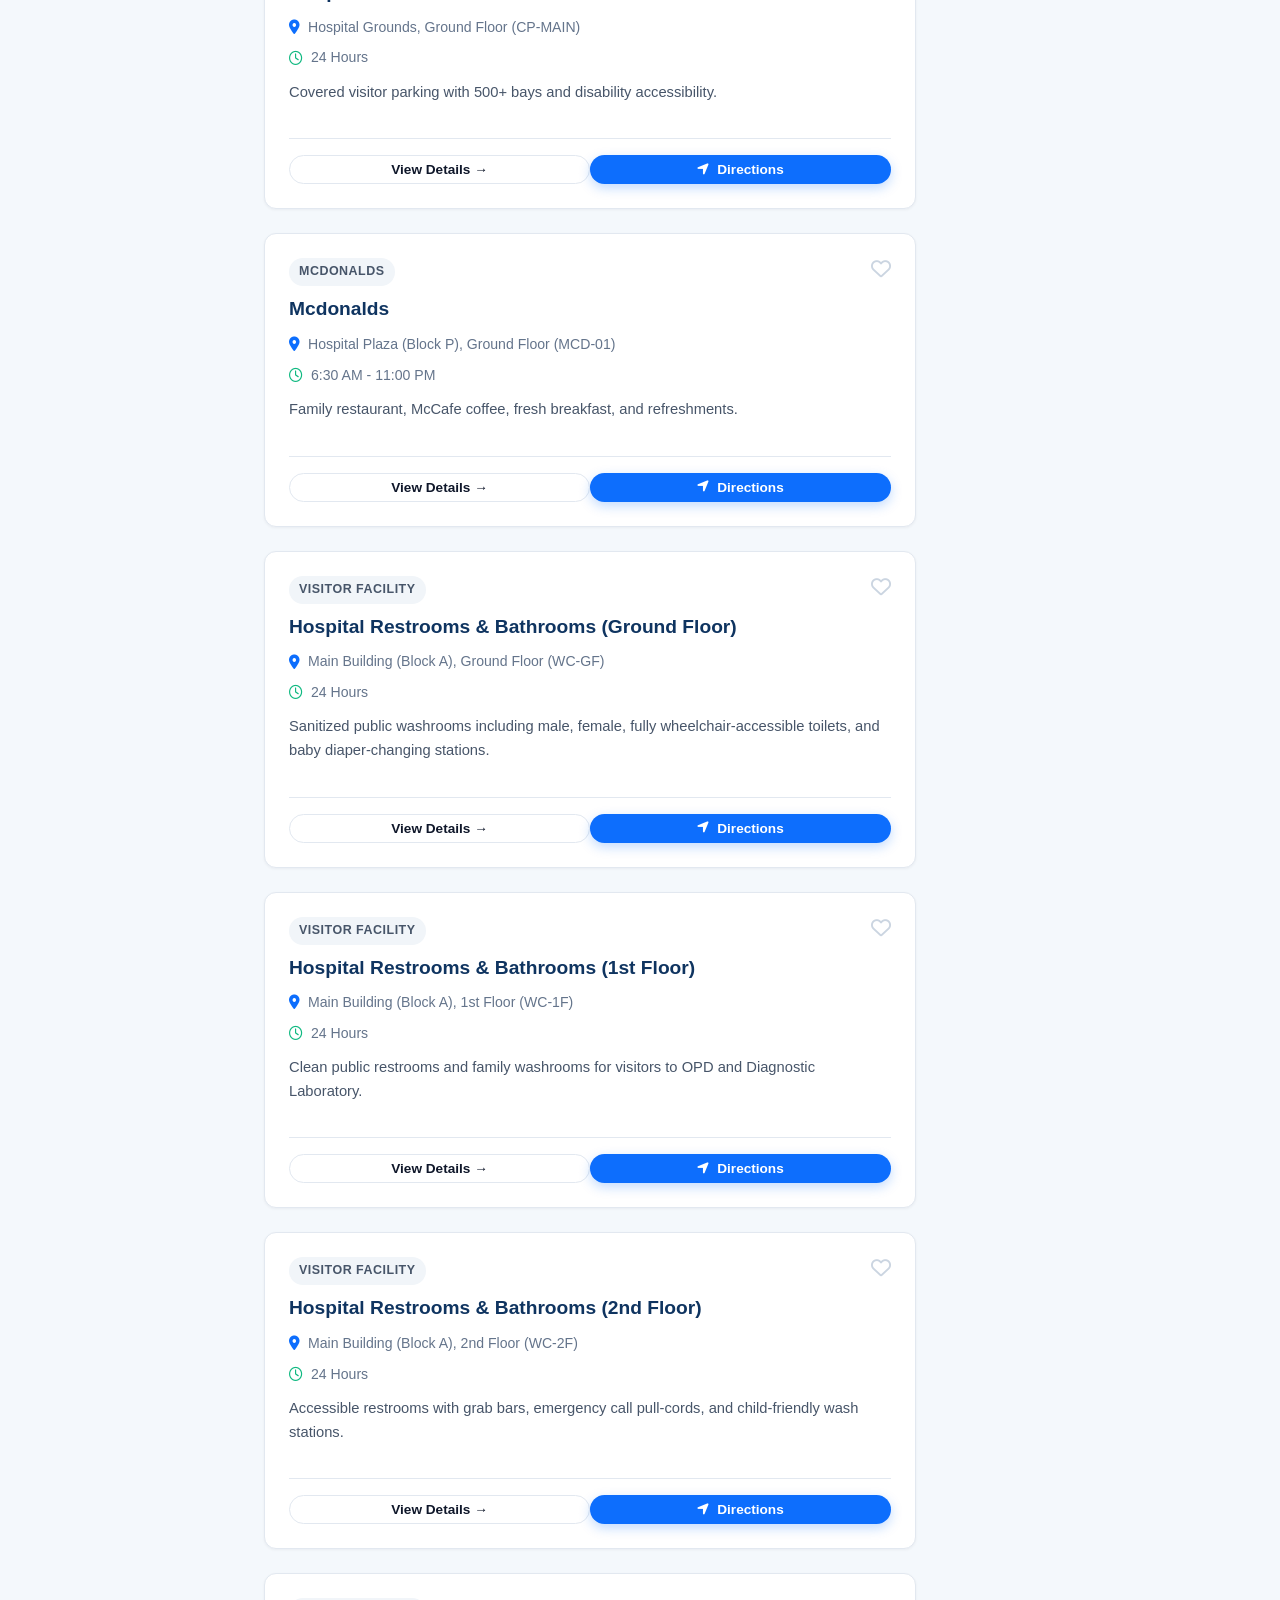
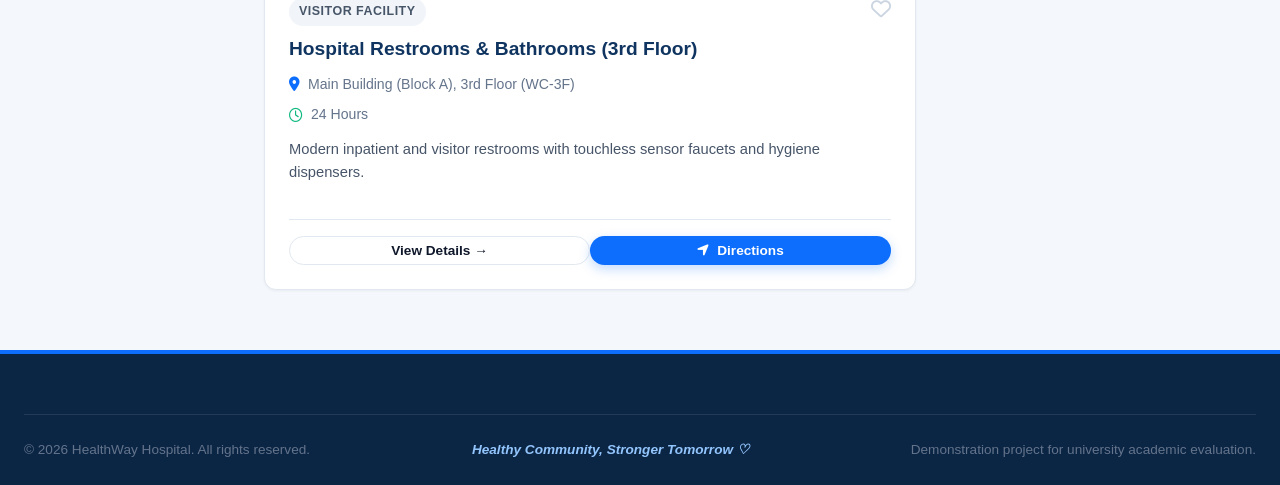
<file: frontend/locations.html>
<!DOCTYPE html>
<html lang="en">
<head>
  <meta charset="UTF-8">
  <meta name="viewport" content="width=device-width, initial-scale=1.0">
  <title>Hospital Location Finder - HealthWay Hospital</title>
  <link rel="stylesheet" href="https://cdnjs.cloudflare.com/ajax/libs/font-awesome/6.4.0/css/all.min.css">
  <link rel="stylesheet" href="css/style.css">
</head>
<body>

  <!-- Navigation Bar -->
  <nav class="navbar">
    <div class="container nav-container">
      <a href="index.html" class="brand-logo">
        <div class="brand-icon">
          <i class="fas fa-heartbeat fa-lg"></i>
        </div>
        <div class="brand-text">
          <h1>HealthWay Hospital</h1>
          <span>Care &bull; Locate &bull; Heal</span>
        </div>
      </a>

      <ul class="nav-menu">
        <li><a href="index.html" class="nav-link"><i class="fas fa-home"></i> Home</a></li>
        <li><a href="locations.html" class="nav-link active"><i class="fas fa-map-marker-alt"></i> Find Locations</a></li>
        <li><a href="hospital-info.html" class="nav-link"><i class="fas fa-info-circle"></i> Hospital Information</a></li>
        <li><a href="medical-camps.html" class="nav-link"><i class="fas fa-calendar-alt"></i> Medical Camps</a></li>
        <li><a href="notifications.html" class="nav-link"><i class="fas fa-bell"></i> Notifications</a></li>
        <li><a href="feedback.html" class="nav-link"><i class="fas fa-comment-medical"></i> Feedback</a></li>
      </ul>

      <div class="nav-actions" id="nav-auth-actions"></div>
    </div>
  </nav>

  <!-- Location Finder Header (Matches Photo 13) -->
  <section style="background: linear-gradient(135deg, #e8f3fc 0%, #f0f7ff 100%); padding: 36px 0; border-bottom: 1px solid #dbeafe;">
    <div class="container" style="display: flex; align-items: center; justify-content: space-between; flex-wrap: wrap; gap: 20px;">
      <div>
        <div style="display: flex; align-items: center; gap: 14px;">
          <div style="width: 52px; height: 52px; background: white; border-radius: 12px; display: flex; align-items: center; justify-content: center; color: var(--primary); font-size: 1.6rem; box-shadow: var(--shadow-sm);">
            <i class="fas fa-map-marked-alt"></i>
          </div>
          <div>
            <h1 style="color: #0b2545; font-size: 2.2rem; font-weight: 800; line-height: 1.2;">Hospital Location Finder</h1>
            <p style="color: var(--text-secondary); font-size: 1rem;">Find departments, rooms and facilities easily &bull; <em style="color: var(--primary);">Your Health, Our Priority &#9825;</em></p>
          </div>
        </div>
      </div>

      <!-- Search Input in Header -->
      <div style="display: flex; gap: 10px; width: 100%; max-width: 540px; background: white; padding: 6px; border-radius: var(--radius-full); box-shadow: var(--shadow-sm); border: 1px solid #bfdbfe;">
        <input type="text" id="location-search-input" placeholder="Search for location... (e.g. Laboratory, Pharmacy, Cashier)" class="form-control" style="border: none; padding-left: 16px;">
        <button onclick="renderLocations()" class="btn btn-primary" style="padding: 8px 24px;">
          <i class="fas fa-search"></i> Search
        </button>
      </div>
    </div>
  </section>

  <!-- Main Content Layout (Matches Photo 13 Grid) -->
  <main class="container section-padding" style="padding-top: 36px;">
    <div style="display: grid; grid-template-columns: 240px 1fr 340px; gap: 24px; align-items: start;">
      
      <!-- LEFT SIDEBAR: Categories Filter (Matches Photo 13) -->
      <aside style="background: white; border-radius: var(--radius-md); border: 1px solid var(--border-color); padding: 18px; box-shadow: var(--shadow-sm);">
        <h3 style="font-size: 1.05rem; font-weight: 700; color: #0b2545; margin-bottom: 14px; display: flex; align-items: center; gap: 8px;">
          <i class="fas fa-th-large" style="color: var(--primary);"></i> Categories
        </h3>
        <ul id="category-filter-list" style="list-style: none;">
          <!-- Loaded dynamically by locations.js -->
        </ul>
      </aside>

      <!-- CENTER: Location Cards Grid -->
      <section>
        <div style="display: flex; justify-content: space-between; align-items: center; margin-bottom: 16px;">
          <div id="location-count-badge" style="font-weight: 700; color: #0b2545; font-size: 0.95rem;">
            Loading locations...
          </div>
          <button onclick="clearFilters()" class="btn btn-outline btn-sm">
            <i class="fas fa-undo"></i> Reset Filters
          </button>
        </div>

        <div id="locations-grid" class="grid-2">
          <!-- Loaded dynamically by locations.js -->
        </div>
      </section>

      <!-- RIGHT SIDEBAR: Hospital Map Preview & Interactive Floor Guide (Matches Photo 13) -->
      <aside>
        <div class="map-interactive-container">
          <div class="map-controls-header">
            <div style="display: flex; align-items: center; gap: 8px; font-weight: 700;">
              <i class="fas fa-map"></i> Hospital Map
            </div>
            <div class="floor-tabs">
              <button class="floor-tab-btn active" data-floor="Ground Floor">Ground</button>
              <button class="floor-tab-btn" data-floor="1st Floor">1st Fl</button>
              <button class="floor-tab-btn" data-floor="2nd Floor">2nd Fl</button>
              <button class="floor-tab-btn" data-floor="3rd Floor">3rd Fl</button>
            </div>
          </div>

          <!-- Interactive 3D Architectural Floor Plan (Uses images from Floor Maps folder) -->
          <div class="floor-map-preview-wrapper" id="floor-map-preview-container">
            <!-- Rendered dynamically by locations.js -->
          </div>

          <div style="padding: 10px 16px 14px 16px; background: white; border-top: 1px solid var(--border-color);">
            <button onclick="openFullMapModal()" class="btn btn-outline btn-sm btn-block" style="font-size: 0.84rem; font-weight: 700;">
              <i class="fas fa-expand-arrows-alt"></i> View Enlarged High-Resolution Map
            </button>
          </div>
        </div>

        <!-- Need Directions Box (Matches Photo 13 bottom-right widget) -->
        <div class="card" style="margin-top: 20px; background: #f0f7ff; border-color: #bfdbfe;">
          <div style="display: flex; gap: 14px; align-items: flex-start;">
            <div style="width: 44px; height: 44px; border-radius: 50%; background: var(--primary); color: white; display: flex; align-items: center; justify-content: center; font-size: 1.2rem; flex-shrink: 0;">
              <i class="fas fa-route"></i>
            </div>
            <div>
              <h4 style="color: #0b2545; font-size: 1.05rem; margin-bottom: 4px;">Need Directions?</h4>
              <p style="font-size: 0.88rem; color: var(--text-secondary); line-height: 1.4;">
                Get step-by-step walking directions to your selected clinic from any hospital entrance.
              </p>
              <button onclick="openDirectionsModal(1)" class="btn btn-primary btn-sm" style="margin-top: 12px; width: 100%;">
                <i class="fas fa-location-arrow"></i> Open Directions Guide
              </button>
            </div>
          </div>
        </div>
      </aside>

    </div>
  </main>

  <!-- Location Details Modal -->
  <div id="location-details-modal" class="modal-overlay">
    <div class="modal-box">
      <div class="modal-header">
        <h3 class="modal-title">Facility Information</h3>
        <button onclick="closeModal('location-details-modal')" class="modal-close">&times;</button>
      </div>
      <div class="modal-body" id="location-details-content">
        <!-- Content filled dynamically -->
      </div>
      <div class="modal-footer">
        <button onclick="closeModal('location-details-modal')" class="btn btn-outline btn-sm">Close</button>
      </div>
    </div>
  </div>

  <!-- Turn-by-Turn Directions Modal -->
  <div id="directions-modal" class="modal-overlay">
    <div class="modal-box">
      <div class="modal-header">
        <h3 class="modal-title"><i class="fas fa-route" style="color: var(--primary);"></i> Navigation & Directions</h3>
        <button onclick="closeModal('directions-modal')" class="modal-close">&times;</button>
      </div>
      <div class="modal-body" id="directions-modal-content">
        <!-- Filled dynamically -->
      </div>
      <div class="modal-footer">
        <button onclick="closeModal('directions-modal')" class="btn btn-primary btn-sm">Done</button>
      </div>
    </div>
  </div>

  <!-- Full Hospital Blueprint Modal (High-Resolution 3D Architectural Map) -->
  <div id="full-map-modal" class="modal-overlay">
    <div class="modal-box" style="max-width: 1150px; width: 96%; max-height: 94vh; display: flex; flex-direction: column;">
      <div class="modal-header">
        <h3 class="modal-title"><i class="fas fa-map-marked-alt" style="color: var(--primary);"></i> HealthWay Hospital - 3D Architectural Floor Blueprint</h3>
        <button onclick="closeModal('full-map-modal')" class="modal-close">&times;</button>
      </div>
      <div class="modal-body" style="padding: 16px; overflow-y: auto;">
        <div style="display: flex; justify-content: space-between; align-items: center; margin-bottom: 12px; flex-wrap: wrap; gap: 10px;">
          <div>
            <div style="font-weight: 800; font-size: 1.15rem; color: #0b2545;" id="full-map-title">Ground Floor - Main Medical Complex & Trauma Unit</div>
            <div style="font-size: 0.85rem; color: var(--text-muted);" id="full-map-subtitle">Click and drag or use zoom buttons to inspect detailed room layouts and corridors.</div>
          </div>
          <div style="display: flex; align-items: center; gap: 14px;">
            <div class="floor-tabs" id="full-map-tabs">
              <button class="btn btn-sm btn-outline active" onclick="setFullMapFloor('Ground Floor')">Ground</button>
              <button class="btn btn-sm btn-outline" onclick="setFullMapFloor('1st Floor')">1st Fl</button>
              <button class="btn btn-sm btn-outline" onclick="setFullMapFloor('2nd Floor')">2nd Fl</button>
              <button class="btn btn-sm btn-outline" onclick="setFullMapFloor('3rd Floor')">3rd Fl</button>
            </div>
            <div class="full-map-controls">
              <button class="zoom-btn" onclick="zoomFullMap(1.2)" title="Zoom In"><i class="fas fa-search-plus"></i></button>
              <button class="zoom-btn" onclick="zoomFullMap(0.8)" title="Zoom Out"><i class="fas fa-search-minus"></i></button>
              <button class="zoom-btn" onclick="resetFullMapZoom()" title="Reset Zoom"><i class="fas fa-redo-alt"></i></button>
            </div>
          </div>
        </div>

        <!-- 3D Image Display Viewport -->
        <div class="full-map-viewport" id="full-map-viewport">
          <img id="full-map-image-element" src="images/floor-maps/Hospital_ground_floor.jpg" alt="HealthWay Hospital 3D Architectural Floor Blueprint" />
        </div>

        <!-- Interactive Department Quick Directory for Active Floor -->
        <div style="margin-top: 16px;">
          <h4 style="font-size: 0.92rem; color: #0b2545; font-weight: 700; margin-bottom: 8px;">
            <i class="fas fa-list-ul" style="color: var(--primary);"></i> Facilities & Departments on this Level:
          </h4>
          <div id="full-map-department-grid" style="display: grid; grid-template-columns: repeat(auto-fill, minmax(240px, 1fr)); gap: 10px;">
            <!-- Rendered by locations.js -->
          </div>
        </div>
      </div>
      <div class="modal-footer">
        <button onclick="closeModal('full-map-modal')" class="btn btn-outline btn-sm">Close Map</button>
      </div>
    </div>
  </div>

  <!-- Global Footer -->
  <footer class="footer">
    <div class="container">
      <div class="footer-bottom">
        <div>&copy; 2026 HealthWay Hospital. All rights reserved.</div>
        <div class="footer-tagline">Healthy Community, Stronger Tomorrow &#9825;</div>
        <div>Demonstration project for university academic evaluation.</div>
      </div>
    </div>
  </footer>

  <script src="js/api.js"></script>
  <script src="js/auth.js"></script>
  <script src="js/main.js"></script>
  <script src="js/locations.js"></script>
  <script>
    // Handle URL search parameter if passed from home page
    document.addEventListener('DOMContentLoaded', () => {
      const urlParams = new URLSearchParams(window.location.search);
      const searchParam = urlParams.get('search');
      if (searchParam) {
        document.getElementById('location-search-input').value = searchParam;
        currentSearch = searchParam;
      }
      const catParam = urlParams.get('category');
      if (catParam) {
        currentCategory = catParam;
      }
    });
  </script>
</body>
</html>
</file>
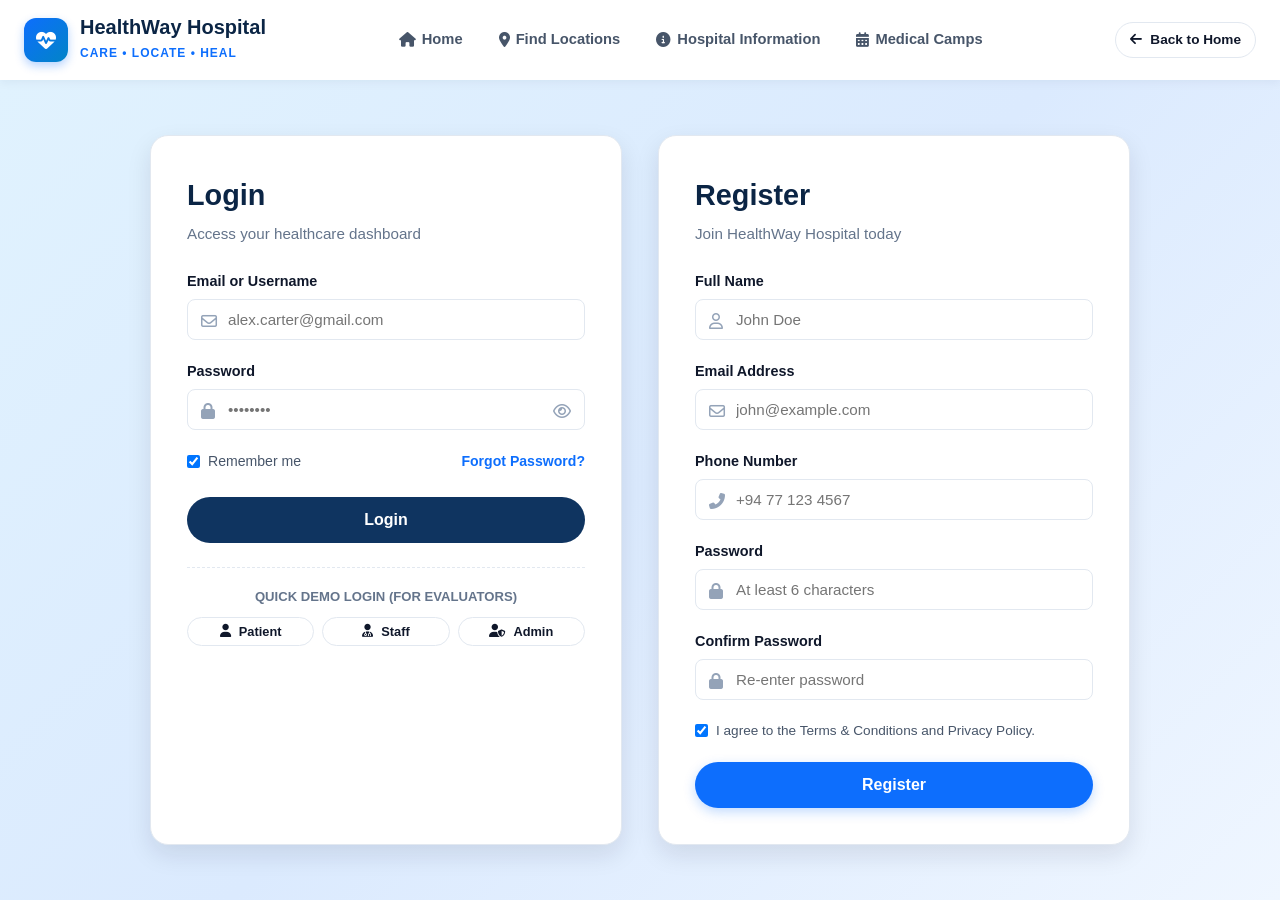
<file: frontend/login.html>
<!DOCTYPE html>
<html lang="en">
<head>
  <meta charset="UTF-8">
  <meta name="viewport" content="width=device-width, initial-scale=1.0">
  <title>Login & Registration - HealthWay Hospital</title>
  <link rel="stylesheet" href="https://cdnjs.cloudflare.com/ajax/libs/font-awesome/6.4.0/css/all.min.css">
  <link rel="stylesheet" href="css/style.css">
  <style>
    .auth-page-bg {
      background: linear-gradient(135deg, #e0f2fe 0%, #dbeafe 50%, #eff6ff 100%);
      min-height: calc(100vh - 80px);
      display: flex;
      align-items: center;
      justify-content: center;
      padding: 40px 20px;
      position: relative;
    }
    .auth-cards-container {
      display: grid;
      grid-template-columns: 1fr 1fr;
      gap: 36px;
      width: 100%;
      max-width: 980px;
      z-index: 2;
    }
    @media (max-width: 860px) {
      .auth-cards-container {
        grid-template-columns: 1fr;
        max-width: 480px;
      }
    }
  </style>
</head>
<body>

  <!-- Navigation Bar -->
  <nav class="navbar">
    <div class="container nav-container">
      <a href="index.html" class="brand-logo">
        <div class="brand-icon">
          <i class="fas fa-heartbeat fa-lg"></i>
        </div>
        <div class="brand-text">
          <h1>HealthWay Hospital</h1>
          <span>Care &bull; Locate &bull; Heal</span>
        </div>
      </a>

      <ul class="nav-menu">
        <li><a href="index.html" class="nav-link"><i class="fas fa-home"></i> Home</a></li>
        <li><a href="locations.html" class="nav-link"><i class="fas fa-map-marker-alt"></i> Find Locations</a></li>
        <li><a href="hospital-info.html" class="nav-link"><i class="fas fa-info-circle"></i> Hospital Information</a></li>
        <li><a href="medical-camps.html" class="nav-link"><i class="fas fa-calendar-alt"></i> Medical Camps</a></li>
      </ul>

      <div class="nav-actions">
        <a href="index.html" class="btn btn-outline btn-sm"><i class="fas fa-arrow-left"></i> Back to Home</a>
      </div>
    </div>
  </nav>

  <!-- Login & Register Cards (Matches Photo 15) -->
  <div class="auth-page-bg">
    <div class="auth-cards-container">
      
      <!-- LOGIN CARD (Matches Photo 15 Left) -->
      <div class="card" style="padding: 36px; border-radius: var(--radius-lg); box-shadow: var(--shadow-lg);">
        <h2 style="font-size: 1.8rem; font-weight: 800; color: #0b2545; margin-bottom: 4px;">Login</h2>
        <p style="color: var(--text-muted); font-size: 0.95rem; margin-bottom: 24px;">Access your healthcare dashboard</p>

        <form id="login-form">
          <div class="form-group">
            <label class="form-label">Email or Username</label>
            <div style="position: relative;">
              <i class="far fa-envelope" style="position: absolute; left: 14px; top: 14px; color: var(--text-light);"></i>
              <input type="email" id="login-email" class="form-control" style="padding-left: 40px;" placeholder="alex.carter@gmail.com" required>
            </div>
          </div>

          <div class="form-group">
            <label class="form-label">Password</label>
            <div style="position: relative;">
              <i class="fas fa-lock" style="position: absolute; left: 14px; top: 14px; color: var(--text-light);"></i>
              <input type="password" id="login-password" class="form-control" style="padding-left: 40px; padding-right: 40px;" placeholder="••••••••" required>
              <i class="far fa-eye" id="toggle-password" style="position: absolute; right: 14px; top: 14px; color: var(--text-light); cursor: pointer;" onclick="togglePasswordVisibility('login-password')"></i>
            </div>
          </div>

          <div style="display: flex; justify-content: space-between; align-items: center; margin-bottom: 24px; font-size: 0.88rem;">
            <label style="display: flex; align-items: center; gap: 8px; cursor: pointer; color: var(--text-secondary);">
              <input type="checkbox" id="remember-me" checked> Remember me
            </label>
            <a href="javascript:void(0)" onclick="alert('For project testing, default password is Password@123')" style="color: var(--primary); font-weight: 600;">Forgot Password?</a>
          </div>

          <button type="submit" id="login-btn" class="btn btn-navy btn-block" style="padding: 13px; font-size: 1rem;">
            Login
          </button>
        </form>

        <!-- Quick 1-Click Evaluation Login Buttons -->
        <div style="margin-top: 24px; padding-top: 18px; border-top: 1px dashed var(--border-color); text-align: center;">
          <div style="font-size: 0.82rem; font-weight: 700; color: var(--text-muted); margin-bottom: 10px; text-transform: uppercase;">
            Quick Demo Login (For Evaluators)
          </div>
          <div style="display: flex; gap: 8px; justify-content: center;">
            <button onclick="auth.demoLogin('REGISTERED_USER')" class="btn btn-outline btn-sm" style="flex: 1; font-size: 0.8rem;">
              <i class="fas fa-user"></i> Patient
            </button>
            <button onclick="auth.demoLogin('STAFF')" class="btn btn-outline btn-sm" style="flex: 1; font-size: 0.8rem;">
              <i class="fas fa-user-md"></i> Staff
            </button>
            <button onclick="auth.demoLogin('ADMIN')" class="btn btn-outline btn-sm" style="flex: 1; font-size: 0.8rem;">
              <i class="fas fa-user-shield"></i> Admin
            </button>
          </div>
        </div>
      </div>

      <!-- REGISTER CARD (Matches Photo 15 Right) -->
      <div class="card" style="padding: 36px; border-radius: var(--radius-lg); box-shadow: var(--shadow-lg);">
        <h2 style="font-size: 1.8rem; font-weight: 800; color: #0b2545; margin-bottom: 4px;">Register</h2>
        <p style="color: var(--text-muted); font-size: 0.95rem; margin-bottom: 24px;">Join HealthWay Hospital today</p>

        <form id="register-form">
          <div class="form-group">
            <label class="form-label">Full Name</label>
            <div style="position: relative;">
              <i class="far fa-user" style="position: absolute; left: 14px; top: 14px; color: var(--text-light);"></i>
              <input type="text" id="reg-fullname" class="form-control" style="padding-left: 40px;" placeholder="John Doe" required>
            </div>
          </div>

          <div class="form-group">
            <label class="form-label">Email Address</label>
            <div style="position: relative;">
              <i class="far fa-envelope" style="position: absolute; left: 14px; top: 14px; color: var(--text-light);"></i>
              <input type="email" id="reg-email" class="form-control" style="padding-left: 40px;" placeholder="john@example.com" required>
            </div>
          </div>

          <div class="form-group">
            <label class="form-label">Phone Number</label>
            <div style="position: relative;">
              <i class="fas fa-phone-alt" style="position: absolute; left: 14px; top: 14px; color: var(--text-light);"></i>
              <input type="tel" id="reg-phone" class="form-control" style="padding-left: 40px;" placeholder="+94 77 123 4567">
            </div>
          </div>

          <div class="form-group">
            <label class="form-label">Password</label>
            <div style="position: relative;">
              <i class="fas fa-lock" style="position: absolute; left: 14px; top: 14px; color: var(--text-light);"></i>
              <input type="password" id="reg-password" class="form-control" style="padding-left: 40px;" placeholder="At least 6 characters" minlength="6" required>
            </div>
          </div>

          <div class="form-group">
            <label class="form-label">Confirm Password</label>
            <div style="position: relative;">
              <i class="fas fa-lock" style="position: absolute; left: 14px; top: 14px; color: var(--text-light);"></i>
              <input type="password" id="reg-confirm-password" class="form-control" style="padding-left: 40px;" placeholder="Re-enter password" required>
            </div>
          </div>

          <div class="form-group" style="display: flex; align-items: flex-start; gap: 8px;">
            <input type="checkbox" id="reg-terms" checked required style="margin-top: 4px;">
            <label for="reg-terms" style="font-size: 0.85rem; color: var(--text-secondary);">
              I agree to the Terms & Conditions and Privacy Policy.
            </label>
          </div>

          <button type="submit" id="reg-btn" class="btn btn-primary btn-block" style="padding: 13px; font-size: 1rem;">
            Register
          </button>
        </form>
      </div>

    </div>
  </div>

  <script src="js/api.js"></script>
  <script src="js/auth.js"></script>
  <script src="js/main.js"></script>
  <script>
    function togglePasswordVisibility(fieldId) {
      const field = document.getElementById(fieldId);
      field.type = field.type === 'password' ? 'text' : 'password';
    }

    document.getElementById('login-form').addEventListener('submit', async (e) => {
      e.preventDefault();
      const email = document.getElementById('login-email').value.trim();
      const password = document.getElementById('login-password').value;
      const btn = document.getElementById('login-btn');
      btn.disabled = true;
      btn.innerHTML = '<i class="fas fa-spinner fa-spin"></i> Logging in...';

      try {
        await auth.login(email, password);
      } catch (err) {
        showToast(err.message, 'danger');
        btn.disabled = false;
        btn.innerHTML = 'Login';
      }
    });

    document.getElementById('register-form').addEventListener('submit', async (e) => {
      e.preventDefault();
      const fullName = document.getElementById('reg-fullname').value.trim();
      const email = document.getElementById('reg-email').value.trim();
      const phone = document.getElementById('reg-phone').value.trim();
      const password = document.getElementById('reg-password').value;
      const confirmPassword = document.getElementById('reg-confirm-password').value;

      if (password !== confirmPassword) {
        alert('Passwords do not match.');
        return;
      }

      const btn = document.getElementById('reg-btn');
      btn.disabled = true;
      btn.innerHTML = '<i class="fas fa-spinner fa-spin"></i> Registering...';

      try {
        await api.register({
          fullName,
          email,
          phoneNumber: phone,
          password
        });
        showToast('Registration successful! Redirecting to dashboard...', 'success');
        setTimeout(() => {
          window.location.href = 'user-dashboard.html';
        }, 1000);
      } catch (err) {
        showToast(err.message, 'danger');
        btn.disabled = false;
        btn.innerHTML = 'Register';
      }
    });
  </script>
</body>
</html>
</file>
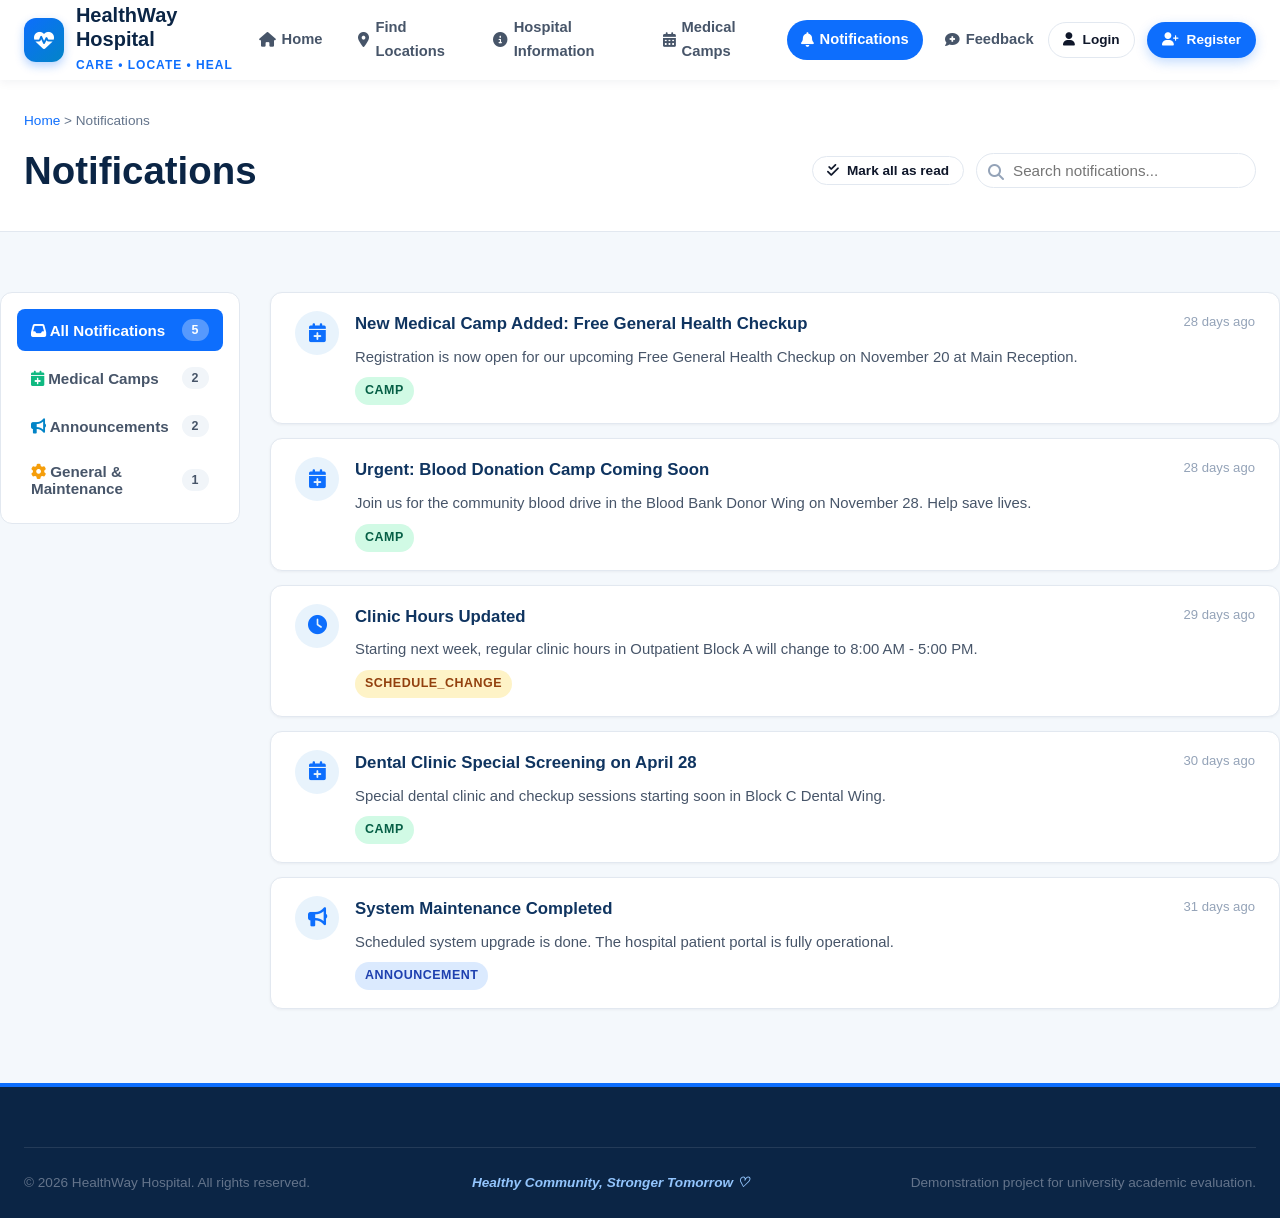
<file: frontend/notifications.html>
<!DOCTYPE html>
<html lang="en">
<head>
  <meta charset="UTF-8">
  <meta name="viewport" content="width=device-width, initial-scale=1.0">
  <title>Hospital Notifications - HealthWay Hospital</title>
  <link rel="stylesheet" href="https://cdnjs.cloudflare.com/ajax/libs/font-awesome/6.4.0/css/all.min.css">
  <link rel="stylesheet" href="css/style.css">
</head>
<body>

  <!-- Navigation Bar -->
  <nav class="navbar">
    <div class="container nav-container">
      <a href="index.html" class="brand-logo">
        <div class="brand-icon">
          <i class="fas fa-heartbeat fa-lg"></i>
        </div>
        <div class="brand-text">
          <h1>HealthWay Hospital</h1>
          <span>Care &bull; Locate &bull; Heal</span>
        </div>
      </a>

      <ul class="nav-menu">
        <li><a href="index.html" class="nav-link"><i class="fas fa-home"></i> Home</a></li>
        <li><a href="locations.html" class="nav-link"><i class="fas fa-map-marker-alt"></i> Find Locations</a></li>
        <li><a href="hospital-info.html" class="nav-link"><i class="fas fa-info-circle"></i> Hospital Information</a></li>
        <li><a href="medical-camps.html" class="nav-link"><i class="fas fa-calendar-alt"></i> Medical Camps</a></li>
        <li><a href="notifications.html" class="nav-link active"><i class="fas fa-bell"></i> Notifications</a></li>
        <li><a href="feedback.html" class="nav-link"><i class="fas fa-comment-medical"></i> Feedback</a></li>
      </ul>

      <div class="nav-actions" id="nav-auth-actions"></div>
    </div>
  </nav>

  <!-- Notifications Header (Matches Photo 25) -->
  <section style="background: white; border-bottom: 1px solid var(--border-color); padding: 30px 0;">
    <div class="container">
      <div style="font-size: 0.85rem; color: var(--text-muted); margin-bottom: 8px;">
        <a href="index.html">Home</a> &gt; <span>Notifications</span>
      </div>

      <div style="display: flex; align-items: center; justify-content: space-between; flex-wrap: wrap; gap: 16px;">
        <h1 style="font-size: 2.4rem; font-weight: 800; color: #0b2545;">Notifications</h1>
        
        <div style="display: flex; gap: 12px; align-items: center;">
          <button onclick="markAllAsRead()" class="btn btn-outline btn-sm">
            <i class="fas fa-check-double"></i> Mark all as read
          </button>
          
          <div style="position: relative; width: 280px;">
            <i class="fas fa-search" style="position: absolute; left: 12px; top: 11px; color: var(--text-light);"></i>
            <input type="text" id="notif-search-input" placeholder="Search notifications..." class="form-control" style="padding-left: 36px; border-radius: var(--radius-full); padding-top: 8px; padding-bottom: 8px;">
          </div>
        </div>
      </div>
    </div>
  </section>

  <!-- Main Notification Feed Layout (Matches Photo 25) -->
  <main class="container section-padding">
    <div style="display: grid; grid-template-columns: 240px 1fr; gap: 30px; align-items: start;">
      
      <!-- Left Category Selector (Matches Photo 25) -->
      <aside style="background: white; border-radius: var(--radius-md); border: 1px solid var(--border-color); padding: 16px;">
        <ul style="list-style: none;">
          <li style="margin-bottom: 6px;">
            <button class="notif-filter-btn active btn-block" data-category="All" style="display: flex; justify-content: space-between; align-items: center; padding: 10px 14px; border-radius: var(--radius-sm); border: none; cursor: pointer; font-weight: 600; text-align: left; background: var(--primary); color: white;">
              <span><i class="fas fa-inbox"></i> All Notifications</span>
              <span class="badge badge-gray" style="background: rgba(255,255,255,0.3); color: white;">5</span>
            </button>
          </li>
          <li style="margin-bottom: 6px;">
            <button class="notif-filter-btn btn-block" data-category="CAMP" style="display: flex; justify-content: space-between; align-items: center; padding: 10px 14px; border-radius: var(--radius-sm); border: none; cursor: pointer; font-weight: 600; text-align: left; background: transparent; color: var(--text-secondary);">
              <span><i class="fas fa-calendar-plus" style="color: #10b981;"></i> Medical Camps</span>
              <span class="badge badge-gray">2</span>
            </button>
          </li>
          <li style="margin-bottom: 6px;">
            <button class="notif-filter-btn btn-block" data-category="ANNOUNCEMENT" style="display: flex; justify-content: space-between; align-items: center; padding: 10px 14px; border-radius: var(--radius-sm); border: none; cursor: pointer; font-weight: 600; text-align: left; background: transparent; color: var(--text-secondary);">
              <span><i class="fas fa-bullhorn" style="color: #0284c7;"></i> Announcements</span>
              <span class="badge badge-gray">2</span>
            </button>
          </li>
          <li>
            <button class="notif-filter-btn btn-block" data-category="GENERAL" style="display: flex; justify-content: space-between; align-items: center; padding: 10px 14px; border-radius: var(--radius-sm); border: none; cursor: pointer; font-weight: 600; text-align: left; background: transparent; color: var(--text-secondary);">
              <span><i class="fas fa-cog" style="color: #f59e0b;"></i> General & Maintenance</span>
              <span class="badge badge-gray">1</span>
            </button>
          </li>
        </ul>
      </aside>

      <!-- Right Notifications Feed -->
      <section id="notifications-list">
        <!-- Filled dynamically by notifications.js -->
      </section>

    </div>
  </main>

  <!-- Global Footer -->
  <footer class="footer">
    <div class="container">
      <div class="footer-bottom">
        <div>&copy; 2026 HealthWay Hospital. All rights reserved.</div>
        <div class="footer-tagline">Healthy Community, Stronger Tomorrow &#9825;</div>
        <div>Demonstration project for university academic evaluation.</div>
      </div>
    </div>
  </footer>

  <script src="js/api.js"></script>
  <script src="js/auth.js"></script>
  <script src="js/main.js"></script>
  <script src="js/notifications.js"></script>
</body>
</html>
</file>
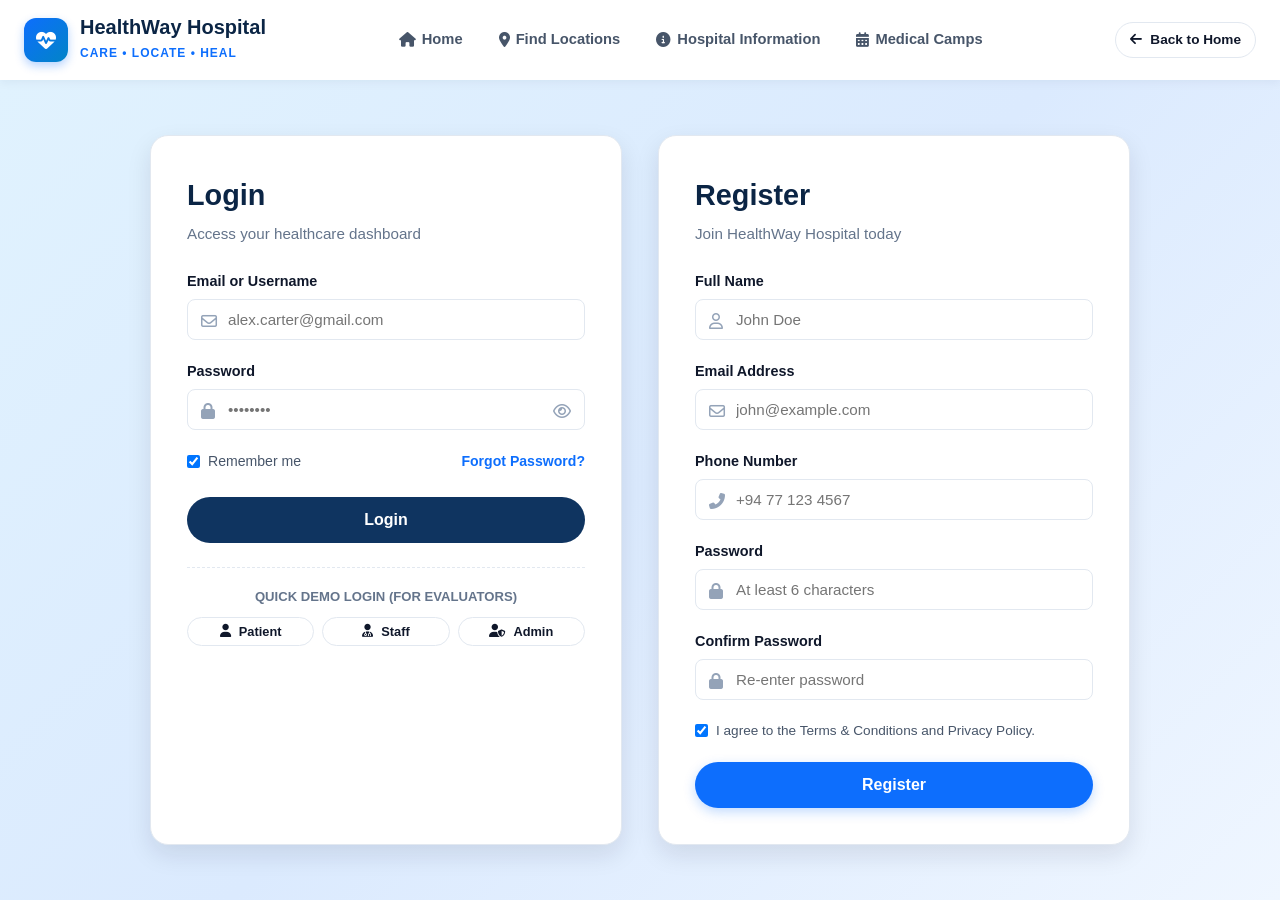
<file: frontend/staff-dashboard.html>
<!DOCTYPE html>
<html lang="en">
<head>
  <meta charset="UTF-8">
  <meta name="viewport" content="width=device-width, initial-scale=1.0">
  <title>Staff Dashboard - HealthWay Hospital</title>
  <link rel="stylesheet" href="https://cdnjs.cloudflare.com/ajax/libs/font-awesome/6.4.0/css/all.min.css">
  <link rel="stylesheet" href="css/style.css">
  <link rel="stylesheet" href="css/dashboard.css">
  <style>
    /* Custom refinements matching Photo 21 / Image 3 exactly */
    .staff-grid-layout {
      display: grid;
      grid-template-columns: 1.4fr 0.8fr;
      gap: 24px;
      align-items: start;
    }
    @media (max-width: 1100px) {
      .staff-grid-layout {
        grid-template-columns: 1fr;
      }
    }
    .badge-in-progress {
      background: #e0f2fe;
      color: #0284c7;
      border: 1px solid #bae6fd;
    }
    .badge-waiting {
      background: #fef3c7;
      color: #b45309;
      border: 1px solid #fde68a;
    }
    .badge-scheduled {
      background: #f1f5f9;
      color: #475569;
      border: 1px solid #e2e8f0;
    }
    .alert-card-danger {
      background: #fee2e2;
      border-left: 4px solid #ef4444;
      padding: 12px 16px;
      border-radius: 8px;
      margin-bottom: 10px;
    }
    .alert-card-warning {
      background: #ffedd5;
      border-left: 4px solid #f97316;
      padding: 12px 16px;
      border-radius: 8px;
      margin-bottom: 10px;
    }
    .alert-card-amber {
      background: #fef3c7;
      border-left: 4px solid #f59e0b;
      padding: 12px 16px;
      border-radius: 8px;
      margin-bottom: 10px;
    }
    .progress-bar-wrap {
      height: 8px;
      background: #e2e8f0;
      border-radius: 4px;
      overflow: hidden;
      margin-top: 6px;
    }
    .progress-bar-fill {
      height: 100%;
      background: linear-gradient(90deg, #0284c7, #0ea5e9);
      border-radius: 4px;
    }
  </style>
</head>
<body>

  <div class="dashboard-layout">
    <!-- LEFT SIDEBAR (Matches Photo 21 / Image 3) -->
    <aside class="dash-sidebar">
      <div class="dash-sidebar-header">
        <div class="brand-icon" style="width: 36px; height: 36px; font-size: 1rem;">
          <i class="fas fa-heartbeat"></i>
        </div>
        <div class="brand-text">
          <h2>HealthWay</h2>
          <span>STAFF PORTAL</span>
        </div>
      </div>

      <ul class="dash-nav">
        <li class="dash-nav-item">
          <a class="dash-nav-link active" onclick="switchDashTab('pane-staff-dashboard', this)">
            <i class="fas fa-th-large"></i> Dashboard
          </a>
        </li>
        <li class="dash-nav-item">
          <a class="dash-nav-link" onclick="switchDashTab('pane-staff-camps', this)">
            <i class="fas fa-calendar-plus"></i> Medical Camps
          </a>
        </li>
        <li class="dash-nav-item">
          <a class="dash-nav-link" onclick="switchDashTab('pane-staff-feedback', this)">
            <i class="fas fa-comment-dots"></i> Patient Feedback
          </a>
        </li>
        <li class="dash-nav-item">
          <a href="locations.html" class="dash-nav-link">
            <i class="fas fa-map-marked-alt"></i> Find Locations
          </a>
        </li>
        <li class="dash-nav-item">
          <a href="index.html" class="dash-nav-link">
            <i class="fas fa-globe"></i> View Public Site
          </a>
        </li>
      </ul>

      <!-- Staff On-Duty Card at Bottom (Matches Photo 21) -->
      <div class="dash-sidebar-footer">
        <div class="dash-user-card" style="background: rgba(255, 255, 255, 0.08); padding: 12px; cursor: pointer;" onclick="openStaffEditProfileModal()" title="Click to edit your staff profile">
          <div class="avatar" id="staff-sidebar-avatar" style="background: #0284c7; color: white; width: 36px; height: 36px; border-radius: 50%; display: flex; align-items: center; justify-content: center; font-weight: 700;">
            SJ
          </div>
          <div class="info">
            <div class="name" id="staff-sidebar-name" style="font-size: 0.9rem;">Dr. Sarah Jenkins</div>
            <div id="staff-sidebar-dept" style="font-size: 0.72rem; color: #94a3b8;">Cardiology</div>
            <span class="badge badge-green" style="font-size: 0.65rem; padding: 2px 8px; margin-top: 4px;">
              <i class="fas fa-circle" style="font-size: 0.5rem;"></i> On Shift
            </span>
          </div>
        </div>
        <button onclick="auth.logout()" class="btn btn-outline btn-sm btn-block" style="color: white; border-color: rgba(255,255,255,0.2);">
          <i class="fas fa-sign-out-alt"></i> Logout
        </button>
      </div>
    </aside>

    <!-- MAIN BODY -->
    <main class="dash-main">
      <!-- Topbar (Matches Photo 21 / Image 3) -->
      <header class="dash-topbar">
        <div class="dash-topbar-search" style="width: 320px;">
          <i class="fas fa-search" style="color: var(--text-light);"></i>
          <input type="text" id="staff-search-input" placeholder="Search patients, schedules, records...">
        </div>

        <div class="dash-topbar-actions">
          <div class="badge badge-blue" id="staff-topbar-ward-badge" style="font-size: 0.8rem; padding: 6px 12px; font-weight: 600;">
            Cardiology Ward A - Level 3
          </div>
          <div style="font-size: 0.85rem; color: var(--text-muted); font-weight: 600;">
            November 7, 2026 | 09:30 AM
          </div>
          <a href="notifications.html" class="topbar-icon-btn" title="Alerts">
            <i class="far fa-bell"></i>
            <span class="topbar-badge">2</span>
          </a>
          <a href="feedback.html" class="topbar-icon-btn" title="Messages">
            <i class="far fa-comment-alt"></i>
          </a>
          <div style="display: flex; align-items: center; gap: 8px; cursor: pointer;" onclick="openStaffEditProfileModal()" title="Click to edit your staff account">
            <div class="avatar-circle" id="staff-topbar-avatar" style="width: 36px; height: 36px; background: #0284c7;">SJ</div>
            <span id="staff-topbar-name" style="font-weight: 700; font-size: 0.92rem; color: #0b2545;">Dr. Sarah Jenkins</span>
          </div>
        </div>
      </header>

      <!-- Dashboard Content -->
      <div class="dash-content">
        
        <!-- ==========================================
             PANE 1: MAIN DASHBOARD (Photo 21 / Image 3)
             ========================================== -->
        <div id="pane-staff-dashboard" class="dash-tab-pane active">
          
          <!-- Welcome Banner with Active Shift & Stat Cards -->
          <div class="dash-welcome-banner" style="background: linear-gradient(135deg, #0284c7 0%, #0369a1 40%, #0c4a6e 100%);">
            <div style="display: flex; justify-content: space-between; align-items: flex-start; flex-wrap: wrap; gap: 16px;">
              <div>
                <h2 id="staff-greeting-name">Welcome back, Dr. Jenkins!</h2>
                <p>Active shift: <span id="staff-shift-display">08:00 AM - 04:00 PM</span> &bull; <span id="staff-ward-display">Cardiology Ward A</span></p>
              </div>
              <div style="display: flex; gap: 8px; flex-wrap: wrap;">
                <button onclick="openStaffEditProfileModal()" class="btn btn-sm" style="background: white; color: #0284c7; font-weight: 700; box-shadow: 0 2px 6px rgba(0,0,0,0.15);">
                  <i class="fas fa-user-edit"></i> Edit My Account
                </button>
                <button onclick="openEditStaffMetricsModal()" class="btn btn-sm" style="background: rgba(255,255,255,0.2); color: white; border: 1px solid rgba(255,255,255,0.4);">
                  <i class="fas fa-edit"></i> Edit Shift & Metrics
                </button>
              </div>
            </div>

            <!-- 4 Stat Cards matching Photo 21 -->
            <div style="display: grid; grid-template-columns: repeat(auto-fit, minmax(130px, 1fr)); gap: 16px; margin-top: 20px;">
              <div class="stat-clickable-card" onclick="openEditStaffMetricsModal()" style="background: white; border-radius: 12px; padding: 14px 18px; color: #0b2545; cursor: pointer;" title="Click to edit metrics">
                <div style="font-size: 0.78rem; color: #64748b; font-weight: 700; text-transform: uppercase;">Today's Patients:</div>
                <div style="font-size: 1.8rem; font-weight: 800; color: #0b2545; line-height: 1.1; margin-top: 4px;" id="staff-today-patients-val">18</div>
              </div>
              <div class="stat-clickable-card" onclick="openEditStaffMetricsModal()" style="background: white; border-radius: 12px; padding: 14px 18px; color: #0b2545; cursor: pointer;" title="Click to edit metrics">
                <div style="font-size: 0.78rem; color: #64748b; font-weight: 700; text-transform: uppercase;">Scheduled Appts:</div>
                <div style="font-size: 1.8rem; font-weight: 800; color: #0b2545; line-height: 1.1; margin-top: 4px;" id="staff-scheduled-appts-val">8</div>
              </div>
              <div class="stat-clickable-card" onclick="openEditStaffMetricsModal()" style="background: white; border-radius: 12px; padding: 14px 18px; color: #0b2545; cursor: pointer;" title="Click to edit metrics">
                <div style="font-size: 0.78rem; color: #64748b; font-weight: 700; text-transform: uppercase;">Admitted Patients:</div>
                <div style="font-size: 1.8rem; font-weight: 800; color: #0b2545; line-height: 1.1; margin-top: 4px;" id="staff-admitted-patients-val">12</div>
              </div>
              <div class="stat-clickable-card" onclick="openEditStaffMetricsModal()" style="background: white; border-radius: 12px; padding: 14px 18px; color: #0b2545; cursor: pointer;" title="Click to edit metrics">
                <div style="font-size: 0.78rem; color: #64748b; font-weight: 700; text-transform: uppercase;">Pending Reports:</div>
                <div style="font-size: 1.8rem; font-weight: 800; color: #0b2545; line-height: 1.1; margin-top: 4px;" id="staff-pending-reports-val">4</div>
              </div>
            </div>
          </div>

          <!-- 2-Column Split matching Photo 21 / Image 3 -->
          <div class="staff-grid-layout">
            
            <!-- LEFT: Today's Appointments Table (Matches Photo 21 exactly) -->
            <div class="dash-table-wrapper">
              <div class="dash-table-header" style="flex-wrap: wrap; gap: 10px;">
                <div>
                  <h3 class="dash-table-title">Today's Appointments</h3>
                  <div style="font-size: 0.82rem; color: var(--text-muted);">Active daily clinical consultation queue</div>
                </div>
                <div style="display: flex; align-items: center; gap: 10px;">
                  <button onclick="openAddAppointmentModal()" class="btn btn-primary btn-sm">
                    <i class="fas fa-plus"></i> Add Appointment
                  </button>
                  <a href="javascript:void(0)" onclick="refreshStaffAppointments()" class="btn btn-outline btn-sm" title="Refresh">
                    <i class="fas fa-sync-alt"></i>
                  </a>
                </div>
              </div>
              <div style="overflow-x: auto;">
                <table class="dash-table">
                  <thead>
                    <tr>
                      <th>Time</th>
                      <th>Patient Name</th>
                      <th>Department</th>
                      <th>Room</th>
                      <th>Status</th>
                      <th>Action</th>
                    </tr>
                  </thead>
                  <tbody id="staff-appointments-tbody">
                    <!-- Populated dynamically by dashboard.js matching Photo 21 -->
                  </tbody>
                </table>
              </div>
            </div>

            <!-- RIGHT: Ward Availability & Upcoming Tasks (Alerts removed as requested) -->
            <div>
              <!-- Ward Availability Card with Add / Edit Feature -->
              <div class="card" style="padding: 24px; margin-bottom: 24px;">
                <div style="display: flex; justify-content: space-between; align-items: center; margin-bottom: 16px;">
                  <h3 style="color: #0b2545; font-size: 1.15rem; display: flex; align-items: center; gap: 8px;">
                    <i class="fas fa-procedures" style="color: var(--primary);"></i> Ward Availability
                  </h3>
                  <button onclick="openManageWardsModal()" class="btn btn-outline btn-sm" style="font-size: 0.78rem; padding: 4px 10px;">
                    <i class="fas fa-plus"></i> Add / Edit Ward
                  </button>
                </div>

                <div id="staff-wards-container">
                  <!-- Rendered dynamically by dashboard.js -->
                </div>
              </div>

              <!-- Upcoming Tasks Card with Add Task & Functional View All -->
              <div class="card" style="padding: 24px;">
                <div style="display: flex; justify-content: space-between; align-items: center; margin-bottom: 16px;">
                  <h3 style="color: #0b2545; font-size: 1.15rem; display: flex; align-items: center; gap: 8px;">
                    <i class="fas fa-clipboard-check" style="color: #10b981;"></i> Upcoming Tasks
                  </h3>
                  <div style="display: flex; align-items: center; gap: 8px;">
                    <button onclick="openAddTaskModal()" class="btn btn-primary btn-sm" style="font-size: 0.78rem; padding: 4px 10px;">
                      <i class="fas fa-plus"></i> Task
                    </button>
                    <a href="javascript:void(0)" onclick="openAllTasksModal()" style="font-size: 0.82rem; font-weight: 700; color: var(--primary);">View All &rarr;</a>
                  </div>
                </div>

                <div id="staff-tasks-container">
                  <!-- Rendered dynamically by dashboard.js -->
                </div>
              </div>

            </div>

          </div>

        </div>

        <!-- ==========================================
             PANE 2: MEDICAL CAMPS (Add & Update Details)
             ========================================== -->
        <div id="pane-staff-camps" class="dash-tab-pane">
          <div class="dash-table-wrapper">
            <div class="dash-table-header">
              <div>
                <h3 class="dash-table-title">Medical Camps Management</h3>
                <p style="color: var(--text-muted); font-size: 0.88rem; margin-top: 2px;">
                  Add new medical camps, edit schedules, manage capacities and registration status.
                </p>
              </div>
              <button onclick="openAddCampModal()" class="btn btn-primary btn-sm">
                <i class="fas fa-plus"></i> Add New Medical Camp
              </button>
            </div>
            
            <div style="overflow-x: auto;">
              <table class="dash-table">
                <thead>
                  <tr>
                    <th>Camp Name</th>
                    <th>Category</th>
                    <th>Date & Time</th>
                    <th>Hospital Location</th>
                    <th>Registrations / Capacity</th>
                    <th>Status</th>
                    <th>Actions</th>
                  </tr>
                </thead>
                <tbody id="staff-camps-tbody">
                  <!-- Populated dynamically by dashboard.js -->
                </tbody>
              </table>
            </div>
          </div>
        </div>

        <!-- ==========================================
             PANE 3: PATIENT FEEDBACK (Review & Reply)
             ========================================== -->
        <div id="pane-staff-feedback" class="dash-tab-pane">
          <div class="dash-table-wrapper">
            <div class="dash-table-header">
              <div>
                <h3 class="dash-table-title">Patient Feedback & Resolution Queue</h3>
                <p style="color: var(--text-muted); font-size: 0.88rem; margin-top: 2px;">
                  Review difficulties reported by patients and provide official staff responses.
                </p>
              </div>
            </div>
            <div style="overflow-x: auto;">
              <table class="dash-table">
                <thead>
                  <tr>
                    <th>Patient Name</th>
                    <th>Category</th>
                    <th>Message</th>
                    <th>Status</th>
                    <th>Staff Action</th>
                  </tr>
                </thead>
                <tbody id="staff-feedback-tbody">
                  <!-- Populated dynamically by dashboard.js -->
                </tbody>
              </table>
            </div>
          </div>
        </div>

      </div>
    </main>
  </div>

  <!-- ==========================================
       MODAL 1: ADD MEDICAL CAMP
       ========================================== -->
  <div id="staff-add-camp-modal" class="modal-overlay">
    <div class="modal-box">
      <div class="modal-header">
        <h3 class="modal-title"><i class="fas fa-calendar-plus" style="color: var(--primary);"></i> Add New Medical Camp</h3>
        <button onclick="closeModal('staff-add-camp-modal')" class="modal-close">&times;</button>
      </div>
      <div class="modal-body">
        <div class="form-group">
          <label class="form-label">Camp Name *</label>
          <input type="text" id="new-camp-name" class="form-control" placeholder="E.g. Free Cardiac & Hypertension Screening" required>
        </div>

        <div style="display: grid; grid-template-columns: 1fr 1fr; gap: 14px;">
          <div class="form-group">
            <label class="form-label">Category *</label>
            <select id="new-camp-category" class="form-control">
              <option value="General Health">General Health</option>
              <option value="Dental Checkup">Dental Checkup</option>
              <option value="Blood Donation">Blood Donation</option>
              <option value="Eye Checkup">Eye Checkup</option>
              <option value="Vaccination & Pediatric">Vaccination & Pediatric</option>
            </select>
          </div>
          <div class="form-group">
            <label class="form-label">Date *</label>
            <input type="date" id="new-camp-date" class="form-control" required>
          </div>
        </div>

        <div style="display: grid; grid-template-columns: 1fr 1fr; gap: 14px;">
          <div class="form-group">
            <label class="form-label">Start Time *</label>
            <input type="time" id="new-camp-start" class="form-control" value="08:00" required>
          </div>
          <div class="form-group">
            <label class="form-label">End Time *</label>
            <input type="time" id="new-camp-end" class="form-control" value="13:00" required>
          </div>
        </div>

        <div style="display: grid; grid-template-columns: 1fr 1fr; gap: 14px;">
          <div class="form-group">
            <label class="form-label">Location / Hall *</label>
            <input type="text" id="new-camp-location" class="form-control" placeholder="Main Hospital Hall / Block A" required>
          </div>
          <div class="form-group">
            <label class="form-label">Patient Capacity *</label>
            <input type="number" id="new-camp-capacity" class="form-control" value="100" min="1" required>
          </div>
        </div>

        <div class="form-group">
          <label class="form-label">Camp Description & Services Offered</label>
          <textarea id="new-camp-desc" class="form-control" rows="3" placeholder="Free consultations, BMI, ECG check, and sample medicines provided..."></textarea>
        </div>

        <div class="form-group" style="display: flex; align-items: center; gap: 8px;">
          <input type="checkbox" id="new-camp-free" checked>
          <label for="new-camp-free" style="font-weight: 600; font-size: 0.9rem;">Free Health Checkup (Mark as 100% Free)</label>
        </div>
      </div>
      <div class="modal-footer">
        <button onclick="closeModal('staff-add-camp-modal')" class="btn btn-outline btn-sm">Cancel</button>
        <button onclick="submitAddCamp()" class="btn btn-primary btn-sm">Create Medical Camp</button>
      </div>
    </div>
  </div>

  <!-- ==========================================
       MODAL 2: UPDATE / EDIT MEDICAL CAMP
       ========================================== -->
  <div id="staff-edit-camp-modal" class="modal-overlay">
    <div class="modal-box">
      <div class="modal-header">
        <h3 class="modal-title"><i class="fas fa-edit" style="color: var(--primary);"></i> Update Medical Camp Details</h3>
        <button onclick="closeModal('staff-edit-camp-modal')" class="modal-close">&times;</button>
      </div>
      <div class="modal-body">
        <input type="hidden" id="edit-camp-id">
        <div class="form-group">
          <label class="form-label">Camp Name *</label>
          <input type="text" id="edit-camp-name" class="form-control" required>
        </div>

        <div style="display: grid; grid-template-columns: 1fr 1fr; gap: 14px;">
          <div class="form-group">
            <label class="form-label">Category *</label>
            <select id="edit-camp-category" class="form-control">
              <option value="General Health">General Health</option>
              <option value="Dental Checkup">Dental Checkup</option>
              <option value="Blood Donation">Blood Donation</option>
              <option value="Eye Checkup">Eye Checkup</option>
              <option value="Vaccination & Pediatric">Vaccination & Pediatric</option>
            </select>
          </div>
          <div class="form-group">
            <label class="form-label">Status *</label>
            <select id="edit-camp-status" class="form-control">
              <option value="UPCOMING">UPCOMING</option>
              <option value="ACTIVE">ACTIVE</option>
              <option value="COMPLETED">COMPLETED</option>
              <option value="CANCELLED">CANCELLED</option>
            </select>
          </div>
        </div>

        <div style="display: grid; grid-template-columns: 1fr 1fr; gap: 14px;">
          <div class="form-group">
            <label class="form-label">Date *</label>
            <input type="date" id="edit-camp-date" class="form-control" required>
          </div>
          <div class="form-group">
            <label class="form-label">Capacity *</label>
            <input type="number" id="edit-camp-capacity" class="form-control" required>
          </div>
        </div>

        <div style="display: grid; grid-template-columns: 1fr 1fr; gap: 14px;">
          <div class="form-group">
            <label class="form-label">Start Time</label>
            <input type="time" id="edit-camp-start" class="form-control">
          </div>
          <div class="form-group">
            <label class="form-label">End Time</label>
            <input type="time" id="edit-camp-end" class="form-control">
          </div>
        </div>

        <div class="form-group">
          <label class="form-label">Description</label>
          <textarea id="edit-camp-desc" class="form-control" rows="3"></textarea>
        </div>
      </div>
      <div class="modal-footer">
        <button onclick="closeModal('staff-edit-camp-modal')" class="btn btn-outline btn-sm">Cancel</button>
        <button onclick="submitEditCamp()" class="btn btn-primary btn-sm">Save Changes</button>
      </div>
    </div>
  </div>

  <!-- ==========================================
       MODAL 3: EDIT APPOINTMENT STATUS QUICK
       ========================================== -->
  <div id="staff-edit-appt-modal" class="modal-overlay">
    <div class="modal-box" style="max-width: 440px;">
      <div class="modal-header">
        <h3 class="modal-title">Update Appointment Status</h3>
        <button onclick="closeModal('staff-edit-appt-modal')" class="modal-close">&times;</button>
      </div>
      <div class="modal-body">
        <input type="hidden" id="edit-appt-id">
        <p id="edit-appt-info" style="font-size: 0.95rem; color: #334155; margin-bottom: 16px;"></p>
        <div class="form-group">
          <label class="form-label">Change Status to:</label>
          <select id="edit-appt-status-select" class="form-control">
            <option value="Scheduled">Scheduled</option>
            <option value="Waiting">Waiting</option>
            <option value="In Progress">In Progress</option>
            <option value="Completed">Completed</option>
            <option value="Cancelled">Cancelled</option>
          </select>
        </div>
      </div>
      <div class="modal-footer">
        <button onclick="closeModal('staff-edit-appt-modal')" class="btn btn-outline btn-sm">Cancel</button>
        <button onclick="submitUpdateAppointmentStatus()" class="btn btn-primary btn-sm">Update Status</button>
      </div>
    </div>
  </div>

  <!-- ==========================================
       MODAL 4: ADD NEW APPOINTMENT (Staff Feature)
       ========================================== -->
  <div id="staff-add-appt-modal" class="modal-overlay">
    <div class="modal-box" style="max-width: 520px;">
      <div class="modal-header">
        <h3 class="modal-title"><i class="fas fa-calendar-plus" style="color: var(--primary);"></i> Add New Appointment</h3>
        <button onclick="closeModal('staff-add-appt-modal')" class="modal-close">&times;</button>
      </div>
      <div class="modal-body">
        <div class="form-group">
          <label class="form-label">Patient Full Name *</label>
          <input type="text" id="new-appt-patient" class="form-control" placeholder="E.g. James Carter" required>
        </div>

        <div style="display: grid; grid-template-columns: 1fr 1fr; gap: 14px;">
          <div class="form-group">
            <label class="form-label">Appointment Time *</label>
            <input type="text" id="new-appt-time" class="form-control" placeholder="E.g. 10:45 AM" required>
          </div>
          <div class="form-group">
            <label class="form-label">Department *</label>
            <select id="new-appt-dept" class="form-control">
              <option value="Cardiology">Cardiology</option>
              <option value="General Checkup">General Checkup</option>
              <option value="Pediatrics">Pediatrics</option>
              <option value="Neurology">Neurology</option>
              <option value="Orthopedics">Orthopedics</option>
              <option value="Oncology">Oncology</option>
              <option value="Dental Clinic">Dental Clinic</option>
            </select>
          </div>
        </div>

        <div style="display: grid; grid-template-columns: 1fr 1fr; gap: 14px;">
          <div class="form-group">
            <label class="form-label">Room Number *</label>
            <input type="text" id="new-appt-room" class="form-control" placeholder="E.g. Room 304" required>
          </div>
          <div class="form-group">
            <label class="form-label">Initial Status</label>
            <select id="new-appt-status" class="form-control">
              <option value="Scheduled">Scheduled</option>
              <option value="Waiting">Waiting</option>
              <option value="In Progress">In Progress</option>
            </select>
          </div>
        </div>

        <div class="form-group">
          <label class="form-label">Consulting Physician</label>
          <input type="text" id="new-appt-doctor" class="form-control" value="Dr. Sarah Jenkins" placeholder="Doctor Name">
        </div>
      </div>
      <div class="modal-footer">
        <button onclick="closeModal('staff-add-appt-modal')" class="btn btn-outline btn-sm">Cancel</button>
        <button onclick="submitAddAppointment()" class="btn btn-primary btn-sm">Schedule Appointment</button>
      </div>
    </div>
  </div>

  <!-- ==========================================
       MODAL 5: EDIT APPOINTMENT FULL DETAILS
       ========================================== -->
  <div id="staff-edit-appt-details-modal" class="modal-overlay">
    <div class="modal-box" style="max-width: 520px;">
      <div class="modal-header">
        <h3 class="modal-title"><i class="fas fa-edit" style="color: var(--primary);"></i> Edit Appointment Details</h3>
        <button onclick="closeModal('staff-edit-appt-details-modal')" class="modal-close">&times;</button>
      </div>
      <div class="modal-body">
        <input type="hidden" id="edit-full-appt-id">

        <div class="form-group">
          <label class="form-label">Patient Full Name *</label>
          <input type="text" id="edit-full-appt-patient" class="form-control" required>
        </div>

        <div style="display: grid; grid-template-columns: 1fr 1fr; gap: 14px;">
          <div class="form-group">
            <label class="form-label">Appointment Time *</label>
            <input type="text" id="edit-full-appt-time" class="form-control" required>
          </div>
          <div class="form-group">
            <label class="form-label">Department *</label>
            <input type="text" id="edit-full-appt-dept" class="form-control" required>
          </div>
        </div>

        <div style="display: grid; grid-template-columns: 1fr 1fr; gap: 14px;">
          <div class="form-group">
            <label class="form-label">Room Number *</label>
            <input type="text" id="edit-full-appt-room" class="form-control" required>
          </div>
          <div class="form-group">
            <label class="form-label">Status *</label>
            <select id="edit-full-appt-status" class="form-control">
              <option value="Scheduled">Scheduled</option>
              <option value="Waiting">Waiting</option>
              <option value="In Progress">In Progress</option>
              <option value="Completed">Completed</option>
              <option value="Cancelled">Cancelled</option>
            </select>
          </div>
        </div>
      </div>
      <div class="modal-footer">
        <button onclick="closeModal('staff-edit-appt-details-modal')" class="btn btn-outline btn-sm">Cancel</button>
        <button onclick="submitEditAppointmentDetails()" class="btn btn-primary btn-sm">Save Changes</button>
      </div>
    </div>
  </div>

  <!-- ==========================================
       MODAL 6: EDIT SHIFT, WARD & STAT METRICS
       ========================================== -->
  <div id="staff-edit-metrics-modal" class="modal-overlay">
    <div class="modal-box" style="max-width: 540px;">
      <div class="modal-header">
        <h3 class="modal-title"><i class="fas fa-edit" style="color: var(--primary);"></i> Edit Shift & Daily Metrics</h3>
        <button onclick="closeModal('staff-edit-metrics-modal')" class="modal-close">&times;</button>
      </div>
      <div class="modal-body">
        <div style="display: grid; grid-template-columns: 1fr 1fr; gap: 14px;">
          <div class="form-group">
            <label class="form-label">Active Shift *</label>
            <input type="text" id="edit-staff-shift" class="form-control" placeholder="08:00 AM - 04:00 PM" required>
          </div>
          <div class="form-group">
            <label class="form-label">Assigned Ward *</label>
            <input type="text" id="edit-staff-ward" class="form-control" placeholder="Cardiology Ward A" required>
          </div>
        </div>

        <div style="display: grid; grid-template-columns: 1fr 1fr; gap: 14px;">
          <div class="form-group">
            <label class="form-label">Today's Patients *</label>
            <input type="number" id="edit-staff-today-patients" class="form-control" min="0" required>
          </div>
          <div class="form-group">
            <label class="form-label">Scheduled Appts *</label>
            <input type="number" id="edit-staff-scheduled-appts" class="form-control" min="0" required>
          </div>
        </div>

        <div style="display: grid; grid-template-columns: 1fr 1fr; gap: 14px;">
          <div class="form-group">
            <label class="form-label">Admitted Patients *</label>
            <input type="number" id="edit-staff-admitted-patients" class="form-control" min="0" required>
          </div>
          <div class="form-group">
            <label class="form-label">Pending Reports *</label>
            <input type="number" id="edit-staff-pending-reports" class="form-control" min="0" required>
          </div>
        </div>
      </div>
      <div class="modal-footer">
        <button onclick="closeModal('staff-edit-metrics-modal')" class="btn btn-outline btn-sm">Cancel</button>
        <button onclick="submitEditStaffMetrics()" class="btn btn-primary btn-sm">Update Metrics</button>
      </div>
    </div>
  </div>

  <!-- ==========================================
       MODAL 7: ADD / UPDATE WARD AVAILABILITY
       ========================================== -->
  <div id="staff-manage-wards-modal" class="modal-overlay">
    <div class="modal-box" style="max-width: 580px;">
      <div class="modal-header">
        <h3 class="modal-title"><i class="fas fa-procedures" style="color: var(--primary);"></i> Manage Ward Availability</h3>
        <button onclick="closeModal('staff-manage-wards-modal')" class="modal-close">&times;</button>
      </div>
      <div class="modal-body">
        <div style="background: #f8fafc; border: 1px solid var(--border-color); border-radius: 8px; padding: 14px; margin-bottom: 18px;">
          <h4 style="font-size: 0.95rem; color: #0b2545; margin-bottom: 10px;">+ Add New Ward</h4>
          <div style="display: grid; grid-template-columns: 1.4fr 1fr 1fr auto; gap: 8px; align-items: end;">
            <div>
              <label style="font-size: 0.78rem; font-weight: 700; color: #64748b;">Ward Name</label>
              <input type="text" id="new-ward-name" class="form-control form-control-sm" placeholder="E.g. Neurology">
            </div>
            <div>
              <label style="font-size: 0.78rem; font-weight: 700; color: #64748b;">Occupied</label>
              <input type="number" id="new-ward-occupied" class="form-control form-control-sm" placeholder="10" min="0">
            </div>
            <div>
              <label style="font-size: 0.78rem; font-weight: 700; color: #64748b;">Total Beds</label>
              <input type="number" id="new-ward-total" class="form-control form-control-sm" placeholder="20" min="1">
            </div>
            <button onclick="submitAddNewWard()" class="btn btn-primary btn-sm">Add</button>
          </div>
        </div>

        <h4 style="font-size: 0.95rem; color: #0b2545; margin-bottom: 10px;">Existing Wards</h4>
        <div id="staff-modal-wards-list" style="max-height: 240px; overflow-y: auto;">
          <!-- Dynamically populated -->
        </div>
      </div>
      <div class="modal-footer">
        <button onclick="closeModal('staff-manage-wards-modal')" class="btn btn-outline btn-sm">Done</button>
      </div>
    </div>
  </div>

  <!-- ==========================================
       MODAL 8: ADD UPCOMING TASK
       ========================================== -->
  <div id="staff-add-task-modal" class="modal-overlay">
    <div class="modal-box" style="max-width: 480px;">
      <div class="modal-header">
        <h3 class="modal-title"><i class="fas fa-plus-circle" style="color: var(--primary);"></i> Add Upcoming Task</h3>
        <button onclick="closeModal('staff-add-task-modal')" class="modal-close">&times;</button>
      </div>
      <div class="modal-body">
        <div class="form-group">
          <label class="form-label">Task Description *</label>
          <input type="text" id="new-task-text" class="form-control" placeholder="E.g. Patient chart review with Dr. Sarah" required>
        </div>
        <div class="form-group">
          <label class="form-label">Due Time / Note *</label>
          <input type="text" id="new-task-time" class="form-control" placeholder="E.g. Today at 2:30 PM (Room 304)" required>
        </div>
      </div>
      <div class="modal-footer">
        <button onclick="closeModal('staff-add-task-modal')" class="btn btn-outline btn-sm">Cancel</button>
        <button onclick="submitAddNewTask()" class="btn btn-primary btn-sm">Add Task</button>
      </div>
    </div>
  </div>

  <!-- ==========================================
       MODAL 9: VIEW ALL UPCOMING TASKS (Functional View All)
       ========================================== -->
  <div id="staff-all-tasks-modal" class="modal-overlay">
    <div class="modal-box" style="max-width: 640px;">
      <div class="modal-header">
        <h3 class="modal-title"><i class="fas fa-tasks" style="color: #10b981;"></i> All Upcoming Tasks & Events</h3>
        <button onclick="closeModal('staff-all-tasks-modal')" class="modal-close">&times;</button>
      </div>
      <div class="modal-body">
        <div style="display: flex; justify-content: space-between; align-items: center; margin-bottom: 14px;">
          <div style="font-size: 0.88rem; color: var(--text-muted);">Manage and check off clinical shift assignments</div>
          <button onclick="openAddTaskModal()" class="btn btn-primary btn-sm">
            <i class="fas fa-plus"></i> New Task
          </button>
        </div>
        <div id="staff-full-tasks-list" style="max-height: 320px; overflow-y: auto;">
          <!-- Dynamically populated -->
        </div>
      </div>
      <div class="modal-footer">
        <button onclick="closeModal('staff-all-tasks-modal')" class="btn btn-primary btn-sm">Close</button>
      </div>
    </div>
  </div>

  <!-- ==========================================
       MODAL 10: EDIT STAFF ACCOUNT & PROFILE
       ========================================== -->
  <div id="staff-edit-profile-modal" class="modal-overlay">
    <div class="modal-box" style="max-width: 520px;">
      <div class="modal-header">
        <h3 class="modal-title"><i class="fas fa-user-edit" style="color: var(--primary);"></i> Edit My Staff Account</h3>
        <button onclick="closeModal('staff-edit-profile-modal')" class="modal-close">&times;</button>
      </div>
      <div class="modal-body">
        <div class="form-group">
          <label class="form-label">Full Name *</label>
          <input type="text" id="edit-staff-fullname" class="form-control" placeholder="E.g. Dr. Sarah Jenkins" required>
        </div>
        <div class="form-group">
          <label class="form-label">Email Address (Read-only)</label>
          <input type="email" id="edit-staff-email" class="form-control" readonly style="background: #f1f5f9; cursor: not-allowed;">
        </div>
        <div class="form-group">
          <label class="form-label">Phone Number</label>
          <input type="text" id="edit-staff-phone" class="form-control" placeholder="+94 77 123 4567">
        </div>
        <div class="form-row" style="display: grid; grid-template-columns: 1fr 1fr; gap: 14px;">
          <div class="form-group">
            <label class="form-label">Ward / Department</label>
            <input type="text" id="edit-staff-department" class="form-control" placeholder="Cardiology Ward A">
          </div>
          <div class="form-group">
            <label class="form-label">Active Shift</label>
            <select id="edit-staff-shift-field" class="form-control">
              <option value="08:00 AM - 04:00 PM">08:00 AM - 04:00 PM (Morning)</option>
              <option value="04:00 PM - 12:00 AM">04:00 PM - 12:00 AM (Evening)</option>
              <option value="12:00 AM - 08:00 AM">12:00 AM - 08:00 AM (Night)</option>
              <option value="24 Hours On-Call">24 Hours On-Call</option>
            </select>
          </div>
        </div>
        <div class="form-group">
          <label class="form-label">New Password (leave blank to keep current)</label>
          <input type="password" id="edit-staff-password" class="form-control" placeholder="Enter new password if changing">
        </div>
      </div>
      <div class="modal-footer">
        <button onclick="closeModal('staff-edit-profile-modal')" class="btn btn-outline btn-sm">Cancel</button>
        <button onclick="submitStaffEditProfile()" class="btn btn-primary btn-sm">Save Changes</button>
      </div>
    </div>
  </div>

  <script src="js/api.js"></script>
  <script src="js/auth.js"></script>
  <script src="js/main.js"></script>
  <script src="js/dashboard.js"></script>
</body>
</html>
</file>
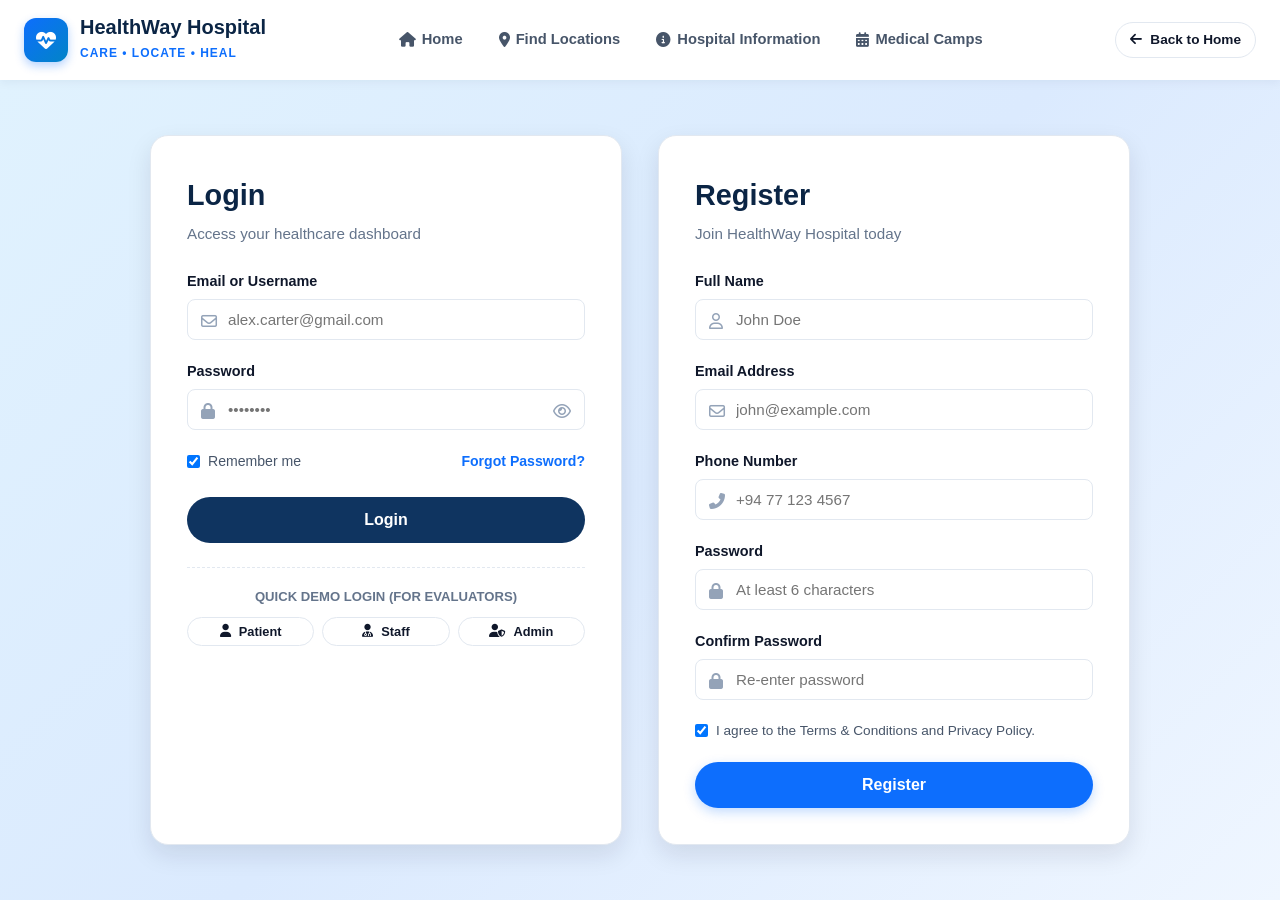
<file: frontend/user-dashboard.html>
<!DOCTYPE html>
<html lang="en">
<head>
  <meta charset="UTF-8">
  <meta name="viewport" content="width=device-width, initial-scale=1.0">
  <title>Patient Dashboard - HealthWay Hospital</title>
  <link rel="stylesheet" href="https://cdnjs.cloudflare.com/ajax/libs/font-awesome/6.4.0/css/all.min.css">
  <link rel="stylesheet" href="css/style.css">
  <link rel="stylesheet" href="css/dashboard.css">
</head>
<body>

  <div class="dashboard-layout">
    <!-- LEFT SIDEBAR (Matches Photo 19) -->
    <aside class="dash-sidebar">
      <div class="dash-sidebar-header">
        <div class="brand-icon" style="width: 36px; height: 36px; font-size: 1rem;">
          <i class="fas fa-heartbeat"></i>
        </div>
        <div class="brand-text">
          <h2>HealthWay</h2>
          <span>Patient Portal</span>
        </div>
      </div>

      <ul class="dash-nav">
        <li class="dash-nav-item">
          <a class="dash-nav-link active" onclick="switchDashTab('pane-overview', this)">
            <i class="fas fa-th-large"></i> Dashboard
          </a>
        </li>
        <li class="dash-nav-item">
          <a href="locations.html" class="dash-nav-link">
            <i class="fas fa-map-marked-alt"></i> Find Locations
          </a>
        </li>
        <li class="dash-nav-item">
          <a class="dash-nav-link" onclick="switchDashTab('pane-camps', this)">
            <i class="fas fa-calendar-check"></i> My Health Camps
          </a>
        </li>
        <li class="dash-nav-item">
          <a class="dash-nav-link" onclick="switchDashTab('pane-favorites', this)">
            <i class="fas fa-heart"></i> Saved Locations
          </a>
        </li>
        <li class="dash-nav-item">
          <a class="dash-nav-link" onclick="switchDashTab('pane-feedback', this)">
            <i class="fas fa-comment-medical"></i> My Feedback
          </a>
        </li>
        <li class="dash-nav-item">
          <a href="notifications.html" class="dash-nav-link">
            <i class="fas fa-bell"></i> Notifications
          </a>
        </li>
        <li class="dash-nav-item">
          <a href="hospital-info.html" class="dash-nav-link">
            <i class="fas fa-info-circle"></i> Hospital Guide
          </a>
        </li>
      </ul>

      <div class="dash-sidebar-footer">
        <div class="dash-user-card">
          <div class="avatar" id="sidebar-avatar">A</div>
          <div class="info">
            <div class="name" id="sidebar-user-name">Alex Carter</div>
            <div class="role-pill">Registered Patient</div>
          </div>
        </div>
        <button onclick="auth.logout()" class="btn btn-outline btn-sm btn-block" style="color: white; border-color: rgba(255,255,255,0.2);">
          <i class="fas fa-sign-out-alt"></i> Logout
        </button>
      </div>
    </aside>

    <!-- MAIN BODY -->
    <main class="dash-main">
      <!-- Topbar (Matches Photo 19) -->
      <header class="dash-topbar">
        <div class="dash-topbar-search">
          <i class="fas fa-search" style="color: var(--text-light);"></i>
          <input type="text" placeholder="Search health records, hospital facilities...">
        </div>

        <div class="dash-topbar-actions">
          <a href="notifications.html" class="topbar-icon-btn" title="Notifications">
            <i class="far fa-bell"></i>
            <span class="topbar-badge">3</span>
          </a>
          <a href="feedback.html" class="topbar-icon-btn" title="Feedback">
            <i class="far fa-comment-dots"></i>
          </a>
          <div style="display: flex; align-items: center; gap: 10px;">
            <div class="avatar-circle" id="topbar-avatar" style="width: 38px; height: 38px;">A</div>
            <span id="topbar-user-name" style="font-weight: 700; font-size: 0.95rem; color: #0b2545;">Alex Carter</span>
          </div>
        </div>
      </header>

      <!-- Dashboard Content -->
      <div class="dash-content">
        
        <!-- PANE: OVERVIEW (Matches Photo 19) -->
        <div id="pane-overview" class="dash-tab-pane active">
          <!-- Welcome Banner -->
          <div class="dash-welcome-banner" style="display: flex; justify-content: space-between; align-items: flex-start; flex-wrap: wrap; gap: 16px;">
            <div>
              <h2 id="user-greeting-name">Welcome back, Alex Carter!</h2>
              <p>Patient ID: HW-2026-983 &bull; Digital Healthcare & Navigation Profile</p>
              
              <div class="patient-vital-strip" style="margin-top: 14px;">
                <span><strong>Blood Group:</strong> <span id="vital-blood">O+</span></span>
                <span>&bull;</span>
                <span><strong>Age:</strong> <span id="vital-age">35 Yrs</span></span>
                <span>&bull;</span>
                <span><strong>Height:</strong> <span id="vital-height">178 cm</span></span>
                <span>&bull;</span>
                <span><strong>Weight:</strong> <span id="vital-weight">74 kg</span></span>
              </div>
            </div>
            <button onclick="openEditProfileModal()" class="btn btn-outline btn-sm" style="color: white; border-color: rgba(255,255,255,0.4); background: rgba(255,255,255,0.12); margin-top: 6px;">
              <i class="fas fa-user-edit"></i> Edit Profile & Health Info
            </button>
          </div>

          <!-- Quick Metrics & Patient Details Row -->
          <div class="dash-metrics-grid">
            <div class="dash-metric-card" style="cursor: pointer;" onclick="openEditProfileModal()" title="Click to update blood group & age">
              <div class="metric-data">
                <h4>Blood Group & Age</h4>
                <div class="value"><span id="card-blood">O+</span> <span id="card-age" style="font-size: 1rem; font-weight: 500; color: var(--text-muted);">&bull; 35 Yrs</span></div>
              </div>
              <div class="metric-icon-wrap metric-icon-blue"><i class="fas fa-tint"></i></div>
            </div>

            <div class="dash-metric-card" style="cursor: pointer;" onclick="openEditProfileModal()" title="Click to update height & weight">
              <div class="metric-data">
                <h4>Height & Weight</h4>
                <div class="value"><span id="card-height">178</span> <span style="font-size: 0.95rem; font-weight: 500; color: var(--text-muted);">cm</span> &bull; <span id="card-weight">74</span> <span style="font-size: 0.95rem; font-weight: 500; color: var(--text-muted);">kg</span></div>
              </div>
              <div class="metric-icon-wrap metric-icon-green"><i class="fas fa-weight"></i></div>
            </div>

            <div class="dash-metric-card" style="cursor: pointer;" onclick="switchDashTab('pane-camps')" title="View your camp bookings">
              <div class="metric-data">
                <h4>Camp Bookings</h4>
                <div class="value" id="card-camp-count">2 <span style="font-size: 0.85rem; font-weight: 600; color: var(--primary);">Active</span></div>
              </div>
              <div class="metric-icon-wrap metric-icon-purple"><i class="fas fa-calendar-check"></i></div>
            </div>

            <div class="dash-metric-card" style="cursor: pointer;" onclick="switchDashTab('pane-favorites')" title="View saved hospital departments">
              <div class="metric-data">
                <h4>Saved Locations</h4>
                <div class="value" id="card-fav-count">3 <span style="font-size: 0.85rem; font-weight: 600; color: #f59e0b;">Saved</span></div>
              </div>
              <div class="metric-icon-wrap metric-icon-amber"><i class="fas fa-bookmark"></i></div>
            </div>
          </div>

          <!-- Split Content Grid: My Registered Camps & Favorites -->
          <div style="display: grid; grid-template-columns: 1.3fr 0.7fr; gap: 24px; align-items: start;">
            
            <!-- Registered Medical Camps List -->
            <div class="card" style="padding: 24px;">
              <div style="display: flex; justify-content: space-between; align-items: center; margin-bottom: 16px;">
                <h3 style="color: #0b2545; font-size: 1.2rem; display: flex; align-items: center; gap: 8px;">
                  <i class="fas fa-calendar-alt" style="color: var(--primary);"></i> My Registered Medical Camps
                </h3>
                <a href="medical-camps.html" class="btn btn-outline btn-sm">+ Register New</a>
              </div>
              
              <div id="user-camp-registrations">
                <!-- Loaded dynamically by dashboard.js -->
              </div>
            </div>

            <!-- Saved Favorite Hospital Locations -->
            <div>
              <div class="card" style="padding: 24px; margin-bottom: 24px;">
                <h3 style="color: #0b2545; font-size: 1.15rem; margin-bottom: 14px; display: flex; align-items: center; gap: 8px;">
                  <i class="fas fa-heart" style="color: #ef4444;"></i> Saved Bookmarks
                </h3>
                <div id="user-favorite-locations">
                  <!-- Loaded dynamically by dashboard.js -->
                </div>
              </div>

              <!-- Recent Feedback Status -->
              <div class="card" style="padding: 24px;">
                <h3 style="color: #0b2545; font-size: 1.15rem; margin-bottom: 14px; display: flex; align-items: center; gap: 8px;">
                  <i class="fas fa-comment-dots" style="color: #0284c7;"></i> Recent Feedback Status
                </h3>
                <div id="user-recent-feedback">
                  <!-- Loaded dynamically by dashboard.js -->
                </div>
              </div>
            </div>

          </div>
        </div>

        <!-- PANE: MY HEALTH CAMPS -->
        <div id="pane-camps" class="dash-tab-pane">
          <div class="card" style="padding: 28px;">
            <div style="display: flex; justify-content: space-between; align-items: center; margin-bottom: 20px;">
              <h2 style="color: #0b2545;">All Registered Medical Camps</h2>
              <a href="medical-camps.html" class="btn btn-primary btn-sm">+ Browse & Register New Camps</a>
            </div>
            <div id="user-all-camps-list">
              <!-- Handled in dashboard.js -->
            </div>
          </div>
        </div>

        <!-- PANE: FAVORITES -->
        <div id="pane-favorites" class="dash-tab-pane">
          <div class="card" style="padding: 28px;">
            <div style="display: flex; justify-content: space-between; align-items: center; margin-bottom: 16px;">
              <div>
                <h2 style="color: #0b2545;">Bookmarked Hospital Departments</h2>
                <p style="color: var(--text-muted); margin-top: 4px;">Quickly navigate to your regularly visited hospital units.</p>
              </div>
              <a href="locations.html" class="btn btn-primary btn-sm">Explore All Hospital Locations</a>
            </div>
            <div id="user-favorite-locations-full" class="grid-2" style="margin-top: 20px;">
              <!-- Loaded dynamically by dashboard.js -->
            </div>
          </div>
        </div>

        <!-- PANE: FEEDBACK -->
        <div id="pane-feedback" class="dash-tab-pane">
          <div class="card" style="padding: 28px;">
            <div style="display: flex; justify-content: space-between; align-items: center; margin-bottom: 20px;">
              <h2 style="color: #0b2545;">My Submitted Feedback & Staff Responses</h2>
              <a href="feedback.html" class="btn btn-primary btn-sm">+ Submit New Feedback</a>
            </div>
            <div id="user-full-feedback-history"></div>
          </div>
        </div>

      </div>
    </main>
  </div>

  <!-- ==========================================
       MODAL: EDIT PATIENT PROFILE & HEALTH DETAILS
       ========================================== -->
  <div id="user-edit-profile-modal" class="modal-overlay">
    <div class="modal-box" style="max-width: 520px;">
      <div class="modal-header">
        <h3 class="modal-title"><i class="fas fa-user-edit" style="color: var(--primary);"></i> Edit Profile & Health Info</h3>
        <button onclick="closeModal('user-edit-profile-modal')" class="modal-close">&times;</button>
      </div>
      <div class="modal-body">
        <div class="form-group">
          <label class="form-label">Full Name *</label>
          <input type="text" id="edit-user-fullname" class="form-control" placeholder="E.g. Alex Carter" required>
        </div>

        <div style="display: grid; grid-template-columns: 1fr 1fr; gap: 14px;">
          <div class="form-group">
            <label class="form-label">Phone Number</label>
            <input type="text" id="edit-user-phone" class="form-control" placeholder="+94 77 123 4567">
          </div>
          <div class="form-group">
            <label class="form-label">Blood Group *</label>
            <select id="edit-user-blood" class="form-control">
              <option value="O+">O Positive (O+)</option>
              <option value="O-">O Negative (O-)</option>
              <option value="A+">A Positive (A+)</option>
              <option value="A-">A Negative (A-)</option>
              <option value="B+">B Positive (B+)</option>
              <option value="B-">B Negative (B-)</option>
              <option value="AB+">AB Positive (AB+)</option>
              <option value="AB-">AB Negative (AB-)</option>
            </select>
          </div>
        </div>

        <div style="display: grid; grid-template-columns: 1fr 1fr 1fr; gap: 14px;">
          <div class="form-group">
            <label class="form-label">Age (Years) *</label>
            <input type="number" id="edit-user-age" class="form-control" min="1" max="120" placeholder="35" required>
          </div>
          <div class="form-group">
            <label class="form-label">Height (cm) *</label>
            <input type="number" id="edit-user-height" class="form-control" min="30" max="250" placeholder="178" required>
          </div>
          <div class="form-group">
            <label class="form-label">Weight (kg) *</label>
            <input type="number" id="edit-user-weight" class="form-control" min="2" max="300" placeholder="74" required>
          </div>
        </div>

        <p style="font-size: 0.82rem; color: var(--text-muted); margin-top: 6px;">
          <i class="fas fa-shield-alt" style="color: var(--primary);"></i> Your profile and health details are securely saved and will automatically display in your personal patient dashboard.
        </p>
      </div>
      <div class="modal-footer">
        <button onclick="closeModal('user-edit-profile-modal')" class="btn btn-outline btn-sm">Cancel</button>
        <button onclick="submitEditProfile()" class="btn btn-primary btn-sm">Save Changes</button>
      </div>
    </div>
  </div>

  <script src="js/api.js"></script>
  <script src="js/auth.js"></script>
  <script src="js/main.js"></script>
  <script src="js/dashboard.js"></script>
</body>
</html>
</file>
<file: frontend/css/style.css>
/* HealthWay Hospital - Hospital Location & Patient Information System
   Clean, modern, accessible design system matching provided UI mockups */

:root {
  --primary: #0d6efd;
  --primary-hover: #0b5ed7;
  --primary-dark: #0b2545;
  --primary-navy: #0f3460;
  --primary-light: #e8f3fc;
  --secondary: #134074;
  --accent-cyan: #06b6d4;
  --accent-cyan-light: #e0f2fe;
  
  --success: #10b981;
  --success-bg: #ecfdf5;
  --warning: #f59e0b;
  --warning-bg: #fffbeb;
  --danger: #ef4444;
  --danger-bg: #fef2f2;
  
  --bg-main: #f4f8fc;
  --bg-white: #ffffff;
  --bg-card: #ffffff;
  
  --text-primary: #0f172a;
  --text-secondary: #475569;
  --text-muted: #64748b;
  --text-light: #94a3b8;
  --border-color: #e2e8f0;
  --border-focus: #93c5fd;

  --shadow-sm: 0 1px 3px rgba(15, 23, 42, 0.05);
  --shadow-md: 0 4px 12px rgba(15, 23, 42, 0.08);
  --shadow-lg: 0 10px 25px rgba(15, 23, 42, 0.1);
  --radius-sm: 8px;
  --radius-md: 12px;
  --radius-lg: 18px;
  --radius-full: 9999px;
  
  --font-family: 'Segoe UI', -apple-system, BlinkMacSystemFont, Roboto, Helvetica, Arial, sans-serif;
  --transition: all 0.2s ease-in-out;
}

* {
  margin: 0;
  padding: 0;
  box-sizing: border-box;
}

body {
  font-family: var(--font-family);
  background-color: var(--bg-main);
  color: var(--text-primary);
  line-height: 1.6;
  min-height: 100vh;
  display: flex;
  flex-direction: column;
}

a {
  color: var(--primary);
  text-decoration: none;
  transition: var(--transition);
}

a:hover {
  color: var(--primary-hover);
}

img {
  max-width: 100%;
  display: block;
}

button, input, select, textarea {
  font-family: inherit;
  font-size: 0.95rem;
}

/* Container */
.container {
  width: 100%;
  max-width: 1280px;
  margin: 0 auto;
  padding: 0 24px;
}

/* NAVBAR */
.navbar {
  background-color: var(--bg-white);
  box-shadow: 0 2px 10px rgba(11, 37, 69, 0.06);
  position: sticky;
  top: 0;
  z-index: 1000;
}

.nav-container {
  display: flex;
  align-items: center;
  justify-content: space-between;
  height: 80px;
}

.brand-logo {
  display: flex;
  align-items: center;
  gap: 12px;
  text-decoration: none;
}

.brand-icon {
  width: 44px;
  height: 44px;
  background: linear-gradient(135deg, #0d6efd 0%, #0284c7 100%);
  border-radius: 12px;
  display: flex;
  align-items: center;
  justify-content: center;
  color: white;
  box-shadow: 0 4px 10px rgba(13, 110, 253, 0.3);
}

.brand-text h1 {
  font-size: 1.25rem;
  font-weight: 700;
  color: #0b2545;
  line-height: 1.2;
}

.brand-text span {
  font-size: 0.75rem;
  font-weight: 600;
  letter-spacing: 1px;
  color: #0d6efd;
  text-transform: uppercase;
}

.nav-menu {
  display: flex;
  align-items: center;
  gap: 8px;
  list-style: none;
}

.nav-link {
  display: flex;
  align-items: center;
  gap: 6px;
  padding: 8px 14px;
  color: var(--text-secondary);
  font-weight: 600;
  font-size: 0.92rem;
  border-radius: var(--radius-full);
  transition: var(--transition);
}

.nav-link:hover {
  color: var(--primary);
  background-color: var(--primary-light);
}

.nav-link.active {
  background-color: var(--primary);
  color: white !important;
}

.nav-actions {
  display: flex;
  align-items: center;
  gap: 12px;
}

/* Buttons */
.btn {
  display: inline-flex;
  align-items: center;
  justify-content: center;
  gap: 8px;
  padding: 10px 20px;
  border-radius: var(--radius-full);
  font-weight: 600;
  font-size: 0.92rem;
  cursor: pointer;
  border: 1px solid transparent;
  transition: var(--transition);
  text-align: center;
}

.btn-primary {
  background-color: var(--primary);
  color: white;
  box-shadow: 0 4px 12px rgba(13, 110, 253, 0.25);
}

.btn-primary:hover {
  background-color: var(--primary-hover);
  color: white;
  transform: translateY(-1px);
}

.btn-navy {
  background-color: #0f3460;
  color: white;
}

.btn-navy:hover {
  background-color: #092547;
  color: white;
}

.btn-outline {
  background-color: transparent;
  border-color: var(--border-color);
  color: var(--text-primary);
}

.btn-outline:hover {
  background-color: var(--primary-light);
  border-color: var(--primary);
  color: var(--primary);
}

.btn-success {
  background-color: var(--success);
  color: white;
}

.btn-success:hover {
  background-color: #059669;
  color: white;
}

.btn-sm {
  padding: 6px 14px;
  font-size: 0.85rem;
}

.btn-block {
  width: 100%;
}

/* User pill in nav */
.user-nav-profile {
  display: flex;
  align-items: center;
  gap: 10px;
}

.user-avatar-pill {
  display: flex;
  align-items: center;
  gap: 8px;
  background-color: var(--primary-light);
  padding: 4px 12px 4px 6px;
  border-radius: var(--radius-full);
  font-weight: 600;
  font-size: 0.9rem;
  color: var(--primary-navy);
}

.avatar-circle {
  width: 32px;
  height: 32px;
  border-radius: 50%;
  background: linear-gradient(135deg, #0d6efd, #0284c7);
  color: white;
  display: flex;
  align-items: center;
  justify-content: center;
  font-size: 0.85rem;
  font-weight: 700;
}

/* HERO SECTION (Matches photo_2026-11-06_23-33-09.jpg) */
.hero-section {
  background: linear-gradient(135deg, #eaf4fd 0%, #d8ecfd 50%, #eff6ff 100%);
  position: relative;
  overflow: hidden;
  padding: 50px 0 60px 0;
  border-bottom: 1px solid #dbeafe;
}

.hero-curve {
  position: absolute;
  bottom: 0;
  left: 0;
  width: 100%;
  height: 80px;
  background: white;
  clip-path: ellipse(70% 100% at 50% 100%);
}

.hero-content {
  display: grid;
  grid-template-columns: 1.15fr 0.85fr;
  align-items: center;
  gap: 40px;
  position: relative;
  z-index: 2;
}

.hero-text h1 {
  font-size: 3.2rem;
  font-weight: 800;
  color: #0b2545;
  line-height: 1.15;
  margin-bottom: 16px;
}

.hero-text h1 span {
  color: var(--primary);
  display: block;
}

.hero-text p {
  font-size: 1.15rem;
  color: var(--text-secondary);
  margin-bottom: 28px;
  max-width: 540px;
}

.hero-search-box {
  background: white;
  padding: 8px 12px 8px 20px;
  border-radius: var(--radius-full);
  box-shadow: 0 10px 30px rgba(11, 37, 69, 0.12);
  display: flex;
  align-items: center;
  gap: 12px;
  max-width: 580px;
  margin-bottom: 24px;
  border: 1px solid #bfdbfe;
}

.hero-search-box input {
  flex: 1;
  border: none;
  outline: none;
  font-size: 1rem;
  color: var(--text-primary);
  background: transparent;
}

.hero-badges-row {
  display: flex;
  gap: 16px;
  margin-top: 10px;
  flex-wrap: wrap;
}

.hero-quick-card {
  background: rgba(255, 255, 255, 0.9);
  backdrop-filter: blur(8px);
  padding: 12px 20px;
  border-radius: var(--radius-md);
  border: 1px solid #e0f2fe;
  display: flex;
  align-items: center;
  gap: 12px;
  box-shadow: var(--shadow-sm);
  transition: var(--transition);
  color: var(--text-primary);
}

.hero-quick-card:hover {
  transform: translateY(-2px);
  box-shadow: var(--shadow-md);
  border-color: #93c5fd;
}

.hero-quick-card i {
  font-size: 1.3rem;
  color: var(--primary);
}

.hero-image-wrapper {
  position: relative;
  border-radius: var(--radius-lg);
  overflow: hidden;
  box-shadow: 0 20px 40px rgba(11, 37, 69, 0.18);
  border: 4px solid white;
}

.hero-image-wrapper img {
  width: 100%;
  height: 380px;
  object-fit: cover;
}

.hero-badge-floating {
  position: absolute;
  top: 16px;
  right: 16px;
  background: rgba(15, 52, 96, 0.85);
  backdrop-filter: blur(6px);
  color: white;
  padding: 8px 16px;
  border-radius: var(--radius-full);
  font-size: 0.85rem;
  font-weight: 600;
  font-style: italic;
}

/* SECTION STYLES */
.section-padding {
  padding: 60px 0;
}

.section-header {
  display: flex;
  align-items: center;
  justify-content: space-between;
  margin-bottom: 32px;
}

.section-title {
  font-size: 1.8rem;
  font-weight: 700;
  color: #0b2545;
  display: flex;
  align-items: center;
  gap: 12px;
}

.section-subtitle {
  font-size: 0.95rem;
  color: var(--text-secondary);
  margin-top: 4px;
}

/* CARDS GRID */
.grid-3 {
  display: grid;
  grid-template-columns: repeat(auto-fill, minmax(340px, 1fr));
  gap: 24px;
}

.grid-2 {
  display: grid;
  grid-template-columns: repeat(auto-fill, minmax(420px, 1fr));
  gap: 24px;
}

/* CARD COMPONENT */
.card {
  background-color: var(--bg-card);
  border-radius: var(--radius-md);
  border: 1px solid var(--border-color);
  box-shadow: var(--shadow-sm);
  padding: 24px;
  transition: var(--transition);
  display: flex;
  flex-direction: column;
}

.card:hover {
  transform: translateY(-3px);
  box-shadow: var(--shadow-md);
  border-color: #cbd5e1;
}

.card-header {
  display: flex;
  align-items: flex-start;
  justify-content: space-between;
  margin-bottom: 12px;
}

.card-title {
  font-size: 1.2rem;
  font-weight: 700;
  color: var(--primary-navy);
}

.card-meta {
  display: flex;
  align-items: center;
  gap: 8px;
  font-size: 0.88rem;
  color: var(--text-muted);
  margin-bottom: 8px;
}

.card-description {
  color: var(--text-secondary);
  font-size: 0.92rem;
  margin-bottom: 18px;
  flex: 1;
}

.card-footer {
  display: flex;
  align-items: center;
  justify-content: space-between;
  border-top: 1px solid var(--border-color);
  padding-top: 16px;
  margin-top: auto;
}

/* BADGES */
.badge {
  display: inline-flex;
  align-items: center;
  gap: 5px;
  padding: 4px 10px;
  border-radius: var(--radius-full);
  font-size: 0.78rem;
  font-weight: 700;
  text-transform: uppercase;
  letter-spacing: 0.5px;
}

.badge-green, .badge-free {
  background-color: #d1fae5;
  color: #065f46;
}

.badge-blue {
  background-color: #dbeafe;
  color: #1e40af;
}

.badge-yellow, .badge-pending {
  background-color: #fef3c7;
  color: #92400e;
}

.badge-red {
  background-color: #fee2e2;
  color: #991b1b;
}

.badge-gray {
  background-color: #f1f5f9;
  color: #475569;
}

/* MEDICAL CAMP CARD */
.camp-card {
  overflow: hidden;
  padding: 0;
}

.camp-card-img {
  height: 160px;
  width: 100%;
  background: linear-gradient(135deg, #1e3a8a, #0284c7);
  display: flex;
  align-items: center;
  justify-content: center;
  color: white;
  position: relative;
}

.camp-card-img svg {
  width: 64px;
  height: 64px;
  opacity: 0.85;
}

.camp-card-body {
  padding: 20px;
  display: flex;
  flex-direction: column;
  flex: 1;
}

/* NOTIFICATIONS LIST (Matches photo 25) */
.notif-item {
  background: white;
  border-radius: var(--radius-md);
  border: 1px solid var(--border-color);
  padding: 18px 24px;
  margin-bottom: 14px;
  display: flex;
  align-items: flex-start;
  gap: 16px;
  transition: var(--transition);
  box-shadow: var(--shadow-sm);
}

.notif-item:hover {
  border-color: #93c5fd;
  box-shadow: var(--shadow-md);
}

.notif-icon {
  width: 44px;
  height: 44px;
  border-radius: 50%;
  background-color: var(--primary-light);
  color: var(--primary);
  display: flex;
  align-items: center;
  justify-content: center;
  font-size: 1.2rem;
  flex-shrink: 0;
}

.notif-content {
  flex: 1;
}

.notif-title {
  font-size: 1.05rem;
  font-weight: 700;
  color: var(--primary-navy);
  margin-bottom: 4px;
}

.notif-meta {
  font-size: 0.82rem;
  color: var(--text-light);
}

/* HOW IT WORKS WIDGET (Matches Home Mockup) */
.how-it-works-box {
  background: linear-gradient(135deg, #eff6ff 0%, #dbeafe 100%);
  border-radius: var(--radius-md);
  border: 1px solid #bfdbfe;
  padding: 24px;
  display: flex;
  flex-direction: column;
  justify-content: center;
}

.steps-row {
  display: flex;
  align-items: center;
  justify-content: space-around;
  margin-top: 16px;
}

.step-item {
  display: flex;
  flex-direction: column;
  align-items: center;
  gap: 8px;
  text-align: center;
}

.step-circle {
  width: 48px;
  height: 48px;
  border-radius: 50%;
  background: white;
  color: var(--primary);
  border: 2px solid var(--primary);
  display: flex;
  align-items: center;
  justify-content: center;
  font-size: 1.2rem;
  font-weight: 700;
}

/* INTERACTIVE MAP CONTAINER (Matches Photo 13) */
.map-interactive-container {
  background: white;
  border-radius: var(--radius-md);
  border: 1px solid var(--border-color);
  box-shadow: var(--shadow-sm);
  overflow: hidden;
}

.map-controls-header {
  background: #0f3460;
  color: white;
  padding: 14px 20px;
  display: flex;
  align-items: center;
  justify-content: space-between;
}

.floor-tabs {
  display: flex;
  gap: 8px;
}

.floor-tab-btn {
  background: rgba(255, 255, 255, 0.15);
  border: none;
  color: white;
  padding: 6px 14px;
  border-radius: var(--radius-full);
  cursor: pointer;
  font-size: 0.82rem;
  font-weight: 600;
  transition: var(--transition);
}

.floor-tab-btn.active, .floor-tab-btn:hover {
  background: white;
  color: #0f3460;
}

.floor-map-preview-wrapper {
  position: relative;
  background: #f1f5f9;
  border-bottom: 1px solid var(--border-color);
  overflow: hidden;
}

.floor-map-img-box {
  position: relative;
  overflow: hidden;
  border-radius: var(--radius-sm);
  cursor: pointer;
  background: #0f172a;
  min-height: 220px;
  display: flex;
  align-items: center;
  justify-content: center;
}

.floor-map-img-box img {
  width: 100%;
  height: auto;
  max-height: 270px;
  object-fit: contain;
  display: block;
  transition: transform 0.35s cubic-bezier(0.4, 0, 0.2, 1);
}

.floor-map-img-box:hover img {
  transform: scale(1.04);
}

.floor-map-overlay-badge {
  position: absolute;
  top: 10px;
  left: 10px;
  background: rgba(15, 23, 42, 0.82);
  backdrop-filter: blur(4px);
  color: white;
  padding: 4px 10px;
  border-radius: var(--radius-full);
  font-size: 0.75rem;
  font-weight: 700;
  display: flex;
  align-items: center;
  gap: 6px;
  box-shadow: 0 2px 6px rgba(0,0,0,0.3);
  z-index: 2;
}

.floor-map-zoom-hint {
  position: absolute;
  bottom: 10px;
  right: 10px;
  background: rgba(14, 116, 144, 0.88);
  backdrop-filter: blur(4px);
  color: white;
  padding: 4px 10px;
  border-radius: var(--radius-full);
  font-size: 0.72rem;
  font-weight: 600;
  display: flex;
  align-items: center;
  gap: 6px;
  box-shadow: 0 2px 6px rgba(0,0,0,0.25);
  pointer-events: none;
  z-index: 2;
}

.floor-quick-nav-header {
  padding: 10px 14px 6px 14px;
  background: #ffffff;
  display: flex;
  align-items: center;
  justify-content: space-between;
  border-bottom: 1px dashed #e2e8f0;
}

.floor-departments-pills {
  padding: 10px 12px 14px 12px;
  background: #ffffff;
  display: flex;
  flex-wrap: wrap;
  gap: 6px;
  max-height: 180px;
  overflow-y: auto;
}

.floor-dept-pill {
  display: inline-flex;
  align-items: center;
  gap: 6px;
  padding: 5px 10px;
  background: #f8fafc;
  border: 1px solid #e2e8f0;
  border-radius: var(--radius-full);
  font-size: 0.76rem;
  font-weight: 600;
  color: #1e293b;
  cursor: pointer;
  transition: all 0.2s ease;
  text-decoration: none;
}

.floor-dept-pill:hover {
  background: #0284c7;
  color: white;
  border-color: #0284c7;
  transform: translateY(-1px);
  box-shadow: 0 2px 4px rgba(2, 132, 199, 0.2);
}

.floor-dept-pill.wc-pill {
  background: #eff6ff;
  border-color: #93c5fd;
  color: #1d4ed8;
}

.floor-dept-pill.wc-pill:hover {
  background: #2563eb;
  color: white;
}

/* Enlarged Floor Map Modal */
.full-map-viewport {
  position: relative;
  background: #0f172a;
  border-radius: var(--radius-sm);
  overflow: auto;
  min-height: 440px;
  max-height: 65vh;
  display: flex;
  align-items: center;
  justify-content: center;
  border: 1px solid #334155;
  box-shadow: inset 0 2px 8px rgba(0,0,0,0.4);
}

.full-map-viewport img {
  display: block;
  max-width: 100%;
  height: auto;
  transition: transform 0.2s ease-out;
  user-select: none;
}

.full-map-controls {
  display: flex;
  align-items: center;
  gap: 8px;
}

.zoom-btn {
  width: 32px;
  height: 32px;
  border-radius: var(--radius-sm);
  background: #f1f5f9;
  border: 1px solid #cbd5e1;
  color: #334155;
  font-weight: 700;
  display: inline-flex;
  align-items: center;
  justify-content: center;
  cursor: pointer;
  transition: all 0.15s ease;
}

.zoom-btn:hover {
  background: #0284c7;
  color: white;
  border-color: #0284c7;
}

/* ========================================================
   HERO IMAGE SLIDER COMPONENT
   ======================================================== */
.hero-slider-container {
  position: relative;
  border-radius: var(--radius-lg);
  overflow: hidden;
  box-shadow: 0 20px 45px rgba(11, 37, 69, 0.22);
  border: 4px solid white;
  width: 100%;
  height: 400px;
  background: #0b2545;
}

.hero-slider-track {
  position: relative;
  width: 100%;
  height: 100%;
}

.hero-slide {
  position: absolute;
  top: 0;
  left: 0;
  width: 100%;
  height: 100%;
  opacity: 0;
  visibility: hidden;
  transition: opacity 0.8s cubic-bezier(0.4, 0, 0.2, 1), transform 0.8s cubic-bezier(0.4, 0, 0.2, 1);
  transform: scale(1.04);
}

.hero-slide.active {
  opacity: 1;
  visibility: visible;
  transform: scale(1);
}

.hero-slide img {
  width: 100%;
  height: 100%;
  object-fit: cover;
  display: block;
}

.hero-slide-overlay {
  position: absolute;
  bottom: 0;
  left: 0;
  right: 0;
  padding: 30px 24px 28px 24px;
  background: linear-gradient(180deg, rgba(11, 37, 69, 0) 0%, rgba(11, 37, 69, 0.75) 50%, rgba(11, 37, 69, 0.95) 100%);
  color: white;
  z-index: 5;
  pointer-events: none;
}

.hero-slide-badge {
  display: inline-block;
  background: #0284c7;
  color: white;
  padding: 4px 10px;
  border-radius: var(--radius-full);
  font-size: 0.75rem;
  font-weight: 700;
  text-transform: uppercase;
  letter-spacing: 0.5px;
  margin-bottom: 6px;
}

.hero-slide-title {
  font-size: 1.25rem;
  font-weight: 800;
  color: white;
  margin-bottom: 4px;
  text-shadow: 0 2px 4px rgba(0,0,0,0.5);
}

.hero-slide-desc {
  font-size: 0.88rem;
  color: #e2e8f0;
  line-height: 1.4;
  max-width: 90%;
  text-shadow: 0 1px 2px rgba(0,0,0,0.5);
}

.slider-arrow-btn {
  position: absolute;
  top: 50%;
  transform: translateY(-50%);
  width: 44px;
  height: 44px;
  border-radius: 50%;
  background: rgba(255, 255, 255, 0.85);
  backdrop-filter: blur(4px);
  border: 1px solid rgba(255, 255, 255, 0.6);
  color: #0b2545;
  font-size: 1.1rem;
  display: flex;
  align-items: center;
  justify-content: center;
  cursor: pointer;
  z-index: 10;
  transition: all 0.25s ease;
  box-shadow: 0 4px 12px rgba(0, 0, 0, 0.15);
}

.slider-arrow-btn:hover {
  background: white;
  color: var(--primary);
  transform: translateY(-50%) scale(1.08);
}

.slider-arrow-prev {
  left: 14px;
}

.slider-arrow-next {
  right: 14px;
}

.slider-dots-container {
  position: absolute;
  bottom: 10px;
  left: 50%;
  transform: translateX(-50%);
  display: flex;
  gap: 8px;
  z-index: 10;
}

.slider-dot {
  width: 10px;
  height: 10px;
  border-radius: 50%;
  background: rgba(255, 255, 255, 0.45);
  cursor: pointer;
  transition: all 0.3s ease;
  border: 1px solid rgba(255, 255, 255, 0.7);
}

.slider-dot.active {
  background: #38bdf8;
  width: 24px;
  border-radius: 6px;
  border-color: #38bdf8;
}

/* MODAL */
.modal-overlay {
  position: fixed;
  top: 0;
  left: 0;
  right: 0;
  bottom: 0;
  background-color: rgba(15, 23, 42, 0.6);
  backdrop-filter: blur(4px);
  display: none;
  align-items: center;
  justify-content: center;
  z-index: 2000;
  padding: 20px;
}

.modal-overlay.active {
  display: flex;
}

.modal-box {
  background: white;
  border-radius: var(--radius-lg);
  width: 100%;
  max-width: 600px;
  box-shadow: 0 20px 40px rgba(0, 0, 0, 0.2);
  overflow: hidden;
  animation: modalFadeIn 0.25s ease-out;
}

@keyframes modalFadeIn {
  from { opacity: 0; transform: scale(0.95); }
  to { opacity: 1; transform: scale(1); }
}

.modal-header {
  padding: 20px 24px;
  background-color: #f8fafc;
  border-bottom: 1px solid var(--border-color);
  display: flex;
  align-items: center;
  justify-content: space-between;
}

.modal-title {
  font-size: 1.25rem;
  font-weight: 700;
  color: var(--primary-navy);
}

.modal-close {
  background: transparent;
  border: none;
  font-size: 1.5rem;
  cursor: pointer;
  color: var(--text-muted);
}

.modal-body {
  padding: 24px;
  max-height: 75vh;
  overflow-y: auto;
}

.modal-footer {
  padding: 16px 24px;
  background-color: #f8fafc;
  border-top: 1px solid var(--border-color);
  display: flex;
  align-items: center;
  justify-content: flex-end;
  gap: 12px;
}

/* FORMS */
.form-group {
  margin-bottom: 20px;
}

.form-label {
  display: block;
  font-weight: 600;
  font-size: 0.9rem;
  color: var(--text-primary);
  margin-bottom: 6px;
}

.form-control {
  width: 100%;
  padding: 11px 16px;
  border: 1px solid var(--border-color);
  border-radius: var(--radius-sm);
  background-color: white;
  color: var(--text-primary);
  outline: none;
  transition: var(--transition);
}

.form-control:focus {
  border-color: var(--primary);
  box-shadow: 0 0 0 3px rgba(13, 110, 253, 0.15);
}

textarea.form-control {
  resize: vertical;
  min-height: 110px;
}

/* FOOTER (Matches photo 9/27) */
.footer {
  background-color: #0b2545;
  color: #cbd5e1;
  padding: 60px 0 24px 0;
  margin-top: auto;
  border-top: 4px solid #0d6efd;
}

.footer-top {
  display: grid;
  grid-template-columns: 1.4fr 1fr 1fr 1.2fr;
  gap: 40px;
  margin-bottom: 40px;
}

.footer-brand .brand-logo {
  color: white;
  margin-bottom: 16px;
}

.footer-brand .brand-text h1 {
  color: white;
}

.footer-col h4 {
  color: white;
  font-size: 1.05rem;
  margin-bottom: 16px;
  font-weight: 700;
}

.footer-links {
  list-style: none;
}

.footer-links li {
  margin-bottom: 10px;
}

.footer-links a {
  color: #94a3b8;
}

.footer-links a:hover {
  color: white;
  padding-left: 4px;
}

.footer-contact-item {
  display: flex;
  align-items: center;
  gap: 10px;
  margin-bottom: 12px;
  font-size: 0.92rem;
}

.footer-bottom {
  border-top: 1px solid rgba(255, 255, 255, 0.1);
  padding-top: 24px;
  display: flex;
  align-items: center;
  justify-content: space-between;
  font-size: 0.85rem;
  color: #64748b;
}

.footer-tagline {
  font-style: italic;
  color: #93c5fd;
  font-weight: 600;
}

/* TOAST ALERTS */
.toast-container {
  position: fixed;
  top: 20px;
  right: 20px;
  z-index: 3000;
  display: flex;
  flex-direction: column;
  gap: 10px;
}

.toast {
  padding: 14px 20px;
  border-radius: var(--radius-sm);
  background: white;
  color: var(--text-primary);
  box-shadow: 0 10px 25px rgba(0,0,0,0.15);
  display: flex;
  align-items: center;
  gap: 12px;
  font-weight: 600;
  min-width: 300px;
  max-width: 420px;
  animation: slideInRight 0.3s ease-out;
  border-left: 5px solid var(--primary);
}

.toast.toast-success { border-left-color: var(--success); }
.toast.toast-danger { border-left-color: var(--danger); }
.toast.toast-warning { border-left-color: var(--warning); }

@keyframes slideInRight {
  from { transform: translateX(100%); opacity: 0; }
  to { transform: translateX(0); opacity: 1; }
}

/* RESPONSIVE BREAKPOINTS */
@media (max-width: 1024px) {
  .hero-content {
    grid-template-columns: 1fr;
    text-align: center;
  }
  .hero-text p {
    margin: 0 auto 24px auto;
  }
  .hero-search-box {
    margin: 0 auto 24px auto;
  }
  .hero-badges-row {
    justify-content: center;
  }
  .footer-top {
    grid-template-columns: 1fr 1fr;
  }
}

@media (max-width: 768px) {
  .nav-menu {
    display: none; /* Mobile toggling handled in main.js */
  }
  .hero-text h1 {
    font-size: 2.2rem;
  }
  .footer-top {
    grid-template-columns: 1fr;
  }
  .footer-bottom {
    flex-direction: column;
    gap: 12px;
    text-align: center;
  }
}
</file>
<file: frontend/css/dashboard.css>
/* HealthWay Hospital - Dashboard Layout (User, Staff & Admin)
   Matches Photos 19, 21, and 23 from project design */

.dashboard-layout {
  display: flex;
  min-height: 100vh;
  background-color: #f1f5f9;
}

/* SIDEBAR */
.dash-sidebar {
  width: 270px;
  background: linear-gradient(180deg, #092547 0%, #061930 100%);
  color: white;
  display: flex;
  flex-direction: column;
  flex-shrink: 0;
  box-shadow: 4px 0 15px rgba(0, 0, 0, 0.1);
  position: sticky;
  top: 0;
  height: 100vh;
  z-index: 100;
}

.dash-sidebar-header {
  padding: 24px 20px;
  border-bottom: 1px solid rgba(255, 255, 255, 0.1);
  display: flex;
  align-items: center;
  gap: 12px;
}

.dash-sidebar-header .brand-text h2 {
  font-size: 1.15rem;
  color: white;
  line-height: 1.2;
}

.dash-sidebar-header .brand-text span {
  font-size: 0.7rem;
  color: #38bdf8;
  letter-spacing: 1px;
}

.dash-nav {
  padding: 20px 12px;
  flex: 1;
  overflow-y: auto;
  list-style: none;
}

.dash-nav-item {
  margin-bottom: 6px;
}

.dash-nav-link {
  display: flex;
  align-items: center;
  gap: 12px;
  padding: 12px 16px;
  color: #94a3b8;
  font-weight: 600;
  font-size: 0.92rem;
  border-radius: var(--radius-sm);
  transition: var(--transition);
  text-decoration: none;
  cursor: pointer;
}

.dash-nav-link:hover {
  background-color: rgba(255, 255, 255, 0.08);
  color: white;
}

.dash-nav-link.active {
  background: linear-gradient(90deg, #0ea5e9 0%, #0284c7 100%);
  color: white;
  box-shadow: 0 4px 12px rgba(14, 165, 233, 0.35);
}

.dash-nav-link i {
  font-size: 1.2rem;
  width: 24px;
  text-align: center;
}

.dash-sidebar-footer {
  padding: 16px 20px;
  border-top: 1px solid rgba(255, 255, 255, 0.1);
  display: flex;
  flex-direction: column;
  gap: 12px;
}

.dash-user-card {
  display: flex;
  align-items: center;
  gap: 12px;
  background: rgba(255, 255, 255, 0.06);
  padding: 10px 14px;
  border-radius: var(--radius-sm);
}

.dash-user-card .avatar {
  width: 38px;
  height: 38px;
  border-radius: 50%;
  background: #38bdf8;
  color: #0b2545;
  display: flex;
  align-items: center;
  justify-content: center;
  font-weight: 700;
  font-size: 0.95rem;
}

.dash-user-card .info {
  flex: 1;
  overflow: hidden;
}

.dash-user-card .name {
  font-size: 0.88rem;
  font-weight: 700;
  color: white;
  white-space: nowrap;
  overflow: hidden;
  text-overflow: ellipsis;
}

.dash-user-card .role-pill {
  font-size: 0.72rem;
  color: #38bdf8;
  display: inline-block;
  font-weight: 600;
}

/* MAIN CONTENT AREA */
.dash-main {
  flex: 1;
  display: flex;
  flex-direction: column;
  min-width: 0;
  overflow-y: auto;
}

.dash-topbar {
  background: white;
  height: 72px;
  padding: 0 32px;
  display: flex;
  align-items: center;
  justify-content: space-between;
  border-bottom: 1px solid #e2e8f0;
  box-shadow: 0 1px 3px rgba(0, 0, 0, 0.04);
}

.dash-topbar-search {
  display: flex;
  align-items: center;
  gap: 10px;
  background: #f1f5f9;
  border-radius: var(--radius-full);
  padding: 8px 18px;
  width: 380px;
}

.dash-topbar-search input {
  border: none;
  background: transparent;
  outline: none;
  width: 100%;
  font-size: 0.9rem;
}

.dash-topbar-actions {
  display: flex;
  align-items: center;
  gap: 16px;
}

.topbar-icon-btn {
  width: 40px;
  height: 40px;
  border-radius: 50%;
  background: #f8fafc;
  border: 1px solid #e2e8f0;
  display: flex;
  align-items: center;
  justify-content: center;
  cursor: pointer;
  position: relative;
  color: #475569;
  transition: var(--transition);
}

.topbar-icon-btn:hover {
  background: #e0f2fe;
  color: #0284c7;
}

.topbar-badge {
  position: absolute;
  top: -3px;
  right: -3px;
  background: #ef4444;
  color: white;
  font-size: 0.65rem;
  font-weight: 700;
  width: 18px;
  height: 18px;
  border-radius: 50%;
  display: flex;
  align-items: center;
  justify-content: center;
  border: 2px solid white;
}

/* DASHBOARD BODY */
.dash-content {
  padding: 32px;
}

/* WELCOME BANNER (Matches Photo 19/21) */
.dash-welcome-banner {
  background: linear-gradient(135deg, #0284c7 0%, #0369a1 50%, #075985 100%);
  color: white;
  border-radius: var(--radius-lg);
  padding: 30px 36px;
  margin-bottom: 28px;
  position: relative;
  overflow: hidden;
  box-shadow: 0 10px 25px rgba(2, 132, 199, 0.25);
}

.dash-welcome-banner h2 {
  font-size: 1.85rem;
  font-weight: 800;
  margin-bottom: 8px;
}

.dash-welcome-banner p {
  opacity: 0.92;
  font-size: 1rem;
}

.patient-vital-strip {
  display: flex;
  align-items: center;
  gap: 24px;
  margin-top: 16px;
  background: rgba(255, 255, 255, 0.15);
  backdrop-filter: blur(8px);
  padding: 10px 20px;
  border-radius: var(--radius-md);
  width: fit-content;
  font-size: 0.9rem;
}

/* METRIC STATS ROW */
.dash-metrics-grid {
  display: grid;
  grid-template-columns: repeat(auto-fit, minmax(220px, 1fr));
  gap: 20px;
  margin-bottom: 28px;
}

.dash-metric-card {
  background: white;
  border-radius: var(--radius-md);
  padding: 22px;
  border: 1px solid #e2e8f0;
  box-shadow: var(--shadow-sm);
  display: flex;
  align-items: center;
  justify-content: space-between;
  transition: transform 0.2s ease, box-shadow 0.2s ease;
}

.dash-metric-card:hover {
  transform: translateY(-2px);
  box-shadow: var(--shadow-md);
}

.stat-clickable-card {
  transition: transform 0.2s ease, box-shadow 0.2s ease;
}

.stat-clickable-card:hover {
  transform: translateY(-3px);
  box-shadow: 0 8px 20px rgba(0, 0, 0, 0.12);
}

.metric-data h4 {
  font-size: 0.85rem;
  text-transform: uppercase;
  color: #64748b;
  font-weight: 700;
  letter-spacing: 0.5px;
  margin-bottom: 6px;
}

.metric-data .value {
  font-size: 1.9rem;
  font-weight: 800;
  color: #0b2545;
  line-height: 1.1;
}

.metric-icon-wrap {
  width: 50px;
  height: 50px;
  border-radius: 12px;
  display: flex;
  align-items: center;
  justify-content: center;
  font-size: 1.4rem;
}

.metric-icon-blue { background: #e0f2fe; color: #0284c7; }
.metric-icon-green { background: #d1fae5; color: #059669; }
.metric-icon-amber { background: #fef3c7; color: #d97706; }
.metric-icon-purple { background: #ede9fe; color: #7c3aed; }

/* DATA TABLES */
.dash-table-wrapper {
  background: white;
  border-radius: var(--radius-md);
  border: 1px solid #e2e8f0;
  box-shadow: var(--shadow-sm);
  overflow: hidden;
  margin-bottom: 28px;
}

.dash-table-header {
  padding: 20px 24px;
  display: flex;
  align-items: center;
  justify-content: space-between;
  border-bottom: 1px solid #e2e8f0;
}

.dash-table-title {
  font-size: 1.15rem;
  font-weight: 700;
  color: #0b2545;
}

.dash-table {
  width: 100%;
  border-collapse: collapse;
  text-align: left;
}

.dash-table th {
  background: #f8fafc;
  padding: 14px 20px;
  font-size: 0.82rem;
  font-weight: 700;
  text-transform: uppercase;
  color: #64748b;
  border-bottom: 1px solid #e2e8f0;
}

.dash-table td {
  padding: 16px 20px;
  border-bottom: 1px solid #f1f5f9;
  font-size: 0.92rem;
  color: #334155;
  vertical-align: middle;
}

.dash-table tbody tr:hover {
  background-color: #f8fafc;
}

.action-btn-group {
  display: flex;
  align-items: center;
  gap: 8px;
}

/* TABS CONTAINER */
.dash-tab-pane {
  display: none;
}

.dash-tab-pane.active {
  display: block;
}
</file>
